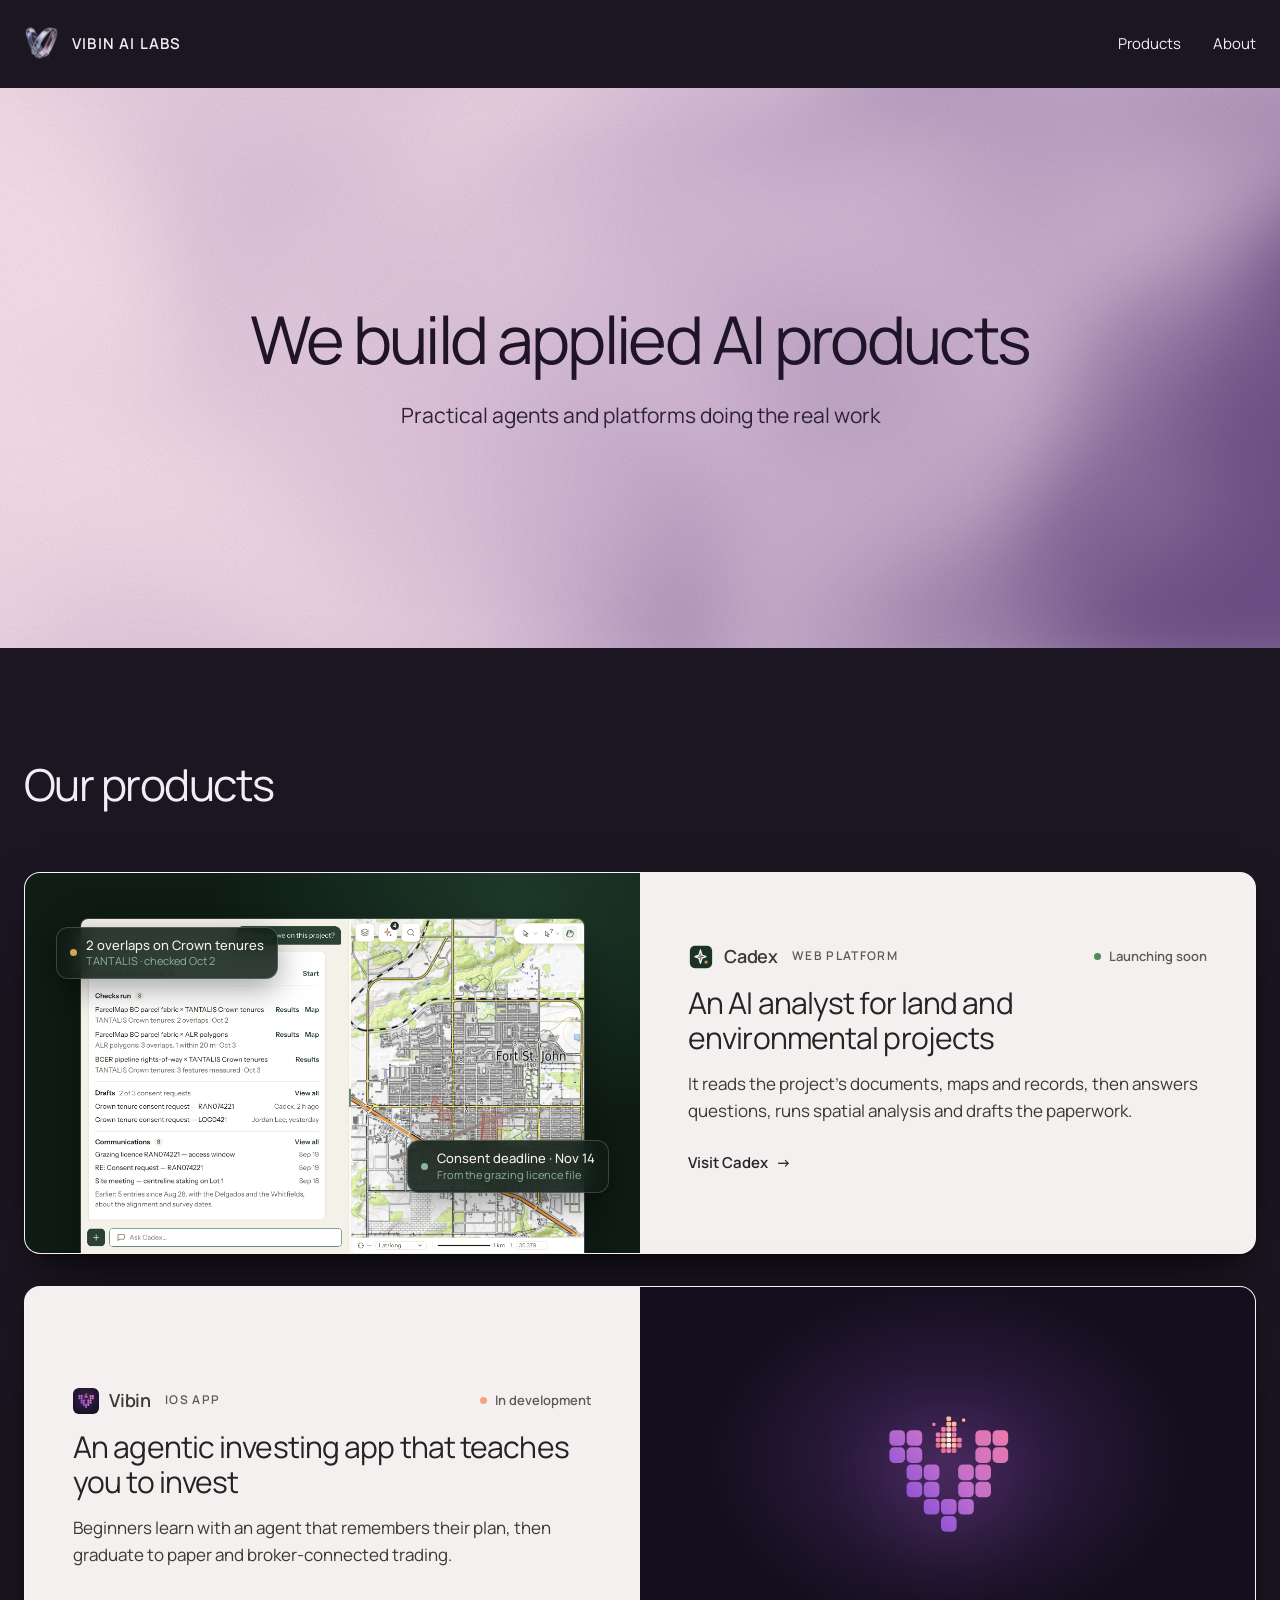
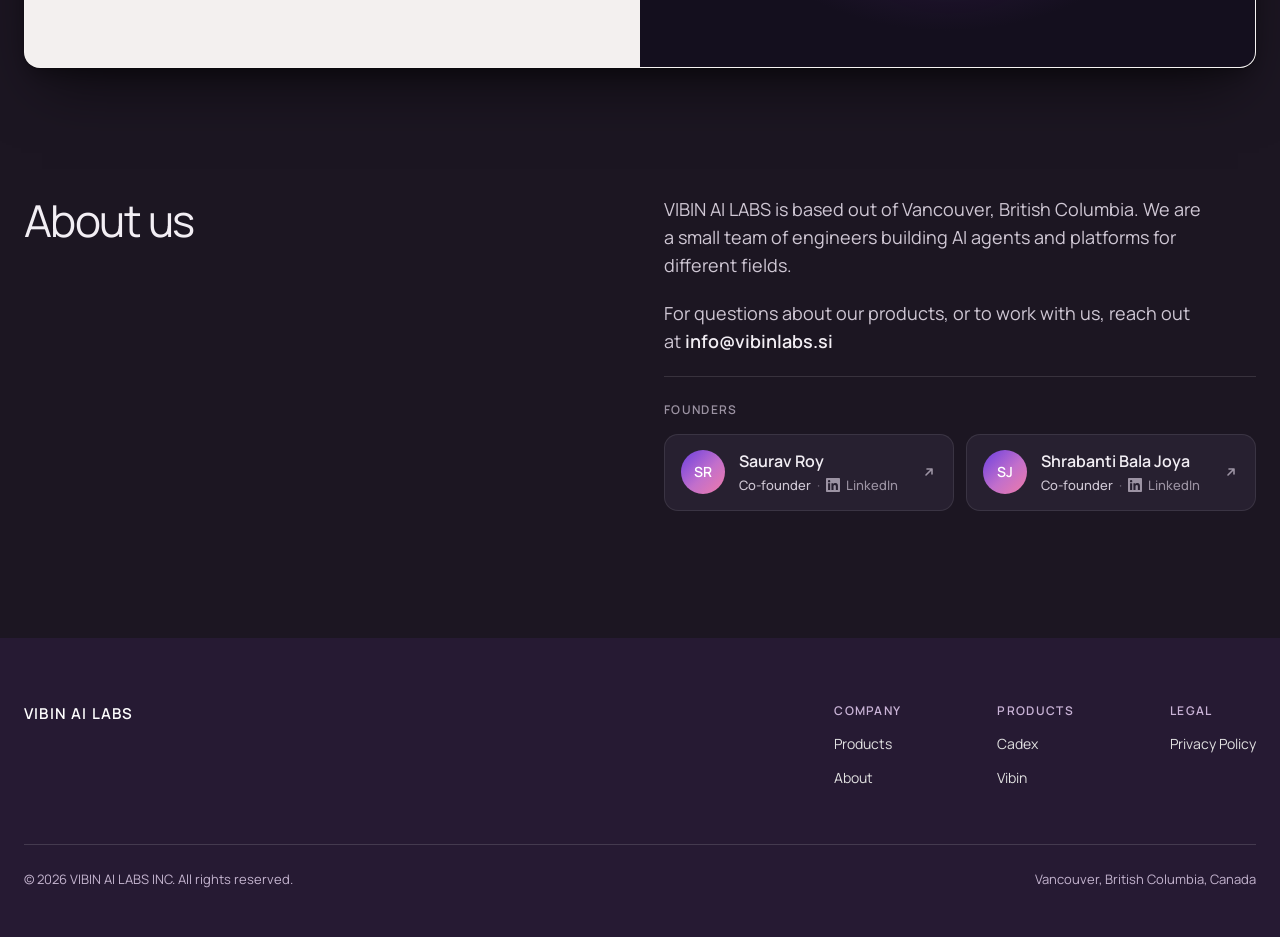
<file: index.html>
<!doctype html>
<html lang="en" class="dark" data-bg="aubergine" data-cards="light" data-fhover="lilac" data-news="float" data-ochre="analyst" data-motion="fluid">
<head>
<meta charset="utf-8">
<meta name="viewport" content="width=device-width, initial-scale=1">
<title>VIBIN AI LABS</title>
<meta name="description" content="VIBIN AI LABS builds applied AI products: Cadex, an AI land analyst for land and environmental projects, and Vibin, an agentic investing app for iPhone.">
<link rel="canonical" href="https://vibinlabs.si/">
<meta property="og:type" content="website">
<meta property="og:site_name" content="VIBIN AI LABS">
<meta property="og:url" content="https://vibinlabs.si/">
<meta property="og:title" content="VIBIN AI LABS">
<meta property="og:description" content="We build applied AI products. Practical agents and platforms doing the real work.">
<meta property="og:image" content="https://vibinlabs.si/share.jpg?v=2">
<meta property="og:image:width" content="1200">
<meta property="og:image:height" content="630">
<meta property="og:image:alt" content="VIBIN AI LABS: We build applied AI products">
<meta name="twitter:card" content="summary_large_image">
<meta name="twitter:title" content="VIBIN AI LABS">
<meta name="twitter:description" content="We build applied AI products. Practical agents and platforms doing the real work.">
<meta name="twitter:image" content="https://vibinlabs.si/share.jpg?v=2">
<link rel="icon" type="image/png" href="favicon.png?v=3">
<link rel="apple-touch-icon" href="apple-touch-icon.png?v=2">
<link rel="preconnect" href="https://fonts.googleapis.com">
<link href="https://fonts.googleapis.com/css2?family=Manrope:wght@400;500;600&display=swap" rel="stylesheet">
<style>
/* Layout: the original site, minus its hero and research. Purple band opens the page, then products, about, footer.
   Single light look on purpose, matching the live site. */
:root{
  --bg:#E9E4E3; --surface:#F3F0EF; --tile:#DCD6D3; --ink:#242424; --ink-2:#3B3836; --muted:#5F5A58;
  --line:rgba(36,36,36,.14); --plum:#261A33; --plum-ink:#E1E1E1; --plum-muted:#C4B4CF; --plum-label:#C9B3D6;
  --accent:#8A55B0; --ok:#4E8A5C;
  --sans:Manrope,"Helvetica Neue",Arial,sans-serif;
  color-scheme:light;
}
*{box-sizing:border-box}
body{margin:0;background:var(--bg);color:var(--ink);font:400 17px/1.55 var(--sans);-webkit-font-smoothing:antialiased}
h1,h2,h3,p{margin:0}
a{color:var(--ink);text-decoration:none}
a:hover{color:var(--accent)}
a:focus-visible,button:focus-visible{outline:2px solid var(--accent);outline-offset:3px}
.wrap{max-width:1280px;margin:0 auto;padding-left:max(24px,env(safe-area-inset-left,0px));padding-right:max(24px,env(safe-area-inset-right,0px))}
.label{font-size:12px;font-weight:600;letter-spacing:.11em;text-transform:uppercase;color:var(--muted)}
.link{display:inline-flex;align-items:center;gap:8px;min-height:44px;font-size:15px;font-weight:600}

/* nav */
header .wrap{padding-block:28px;display:flex;align-items:center;justify-content:space-between;gap:32px;flex-wrap:wrap}
.brand{display:inline-flex;align-items:center;gap:12px;font-size:15px;font-weight:600;letter-spacing:.08em;text-transform:uppercase}
.brand .mark{width:32px;height:32px;border-radius:8px;display:block;flex:none}
.brand .mark.bare{border-radius:0;width:36px;height:36px;margin:-2px 0}
header nav{display:flex;gap:32px;flex-wrap:wrap;font-size:15px}

/* band */
.band{position:relative;overflow:hidden;contain:paint;min-height:560px;display:flex;align-items:center;justify-content:center;background:#D9BFD9}
.band .bg{position:absolute;inset:0;background:linear-gradient(120deg,#E6C9DC 0%,#D9BFD9 55%,#C9AFCF 100%);overflow:hidden}
.band .bg i{position:absolute;inset:-12%;display:block;will-change:transform}
.band .bg .b1{background:radial-gradient(ellipse 52% 62% at 22% 34%,#F6DEE8 0%,rgba(246,222,232,0) 60%)}
.band .bg .b2{background:radial-gradient(ellipse 48% 54% at 80% 26%,#5B3C78 0%,rgba(91,60,120,0) 60%)}
.band .bg .b3{background:radial-gradient(ellipse 60% 44% at 68% 92%,#5B3C78 0%,rgba(91,60,120,0) 55%)}
html[data-motion="water"] .band .bg .b1{animation:drift1 19s ease-in-out infinite alternate}
html[data-motion="water"] .band .bg .b2{animation:drift2 23s ease-in-out infinite alternate}
html[data-motion="water"] .band .bg .b3{animation:drift3 29s ease-in-out infinite alternate}
@keyframes drift1{0%{transform:translate(0,0) scale(1)}50%{transform:translate(2.5%,-2%) scale(1.04)}100%{transform:translate(-1.5%,2.5%) scale(1.02)}}
@keyframes drift2{0%{transform:translate(0,0) scale(1)}50%{transform:translate(-3%,2%) scale(1.05)}100%{transform:translate(1.5%,-1.5%) scale(.98)}}
@keyframes drift3{0%{transform:translate(0,0) scale(1)}50%{transform:translate(2%,-2.5%) scale(1.03)}100%{transform:translate(-2.5%,1%) scale(1.05)}}
html[data-motion="flow"] .band .bg .b1{animation:flow1 13s ease-in-out infinite alternate}
html[data-motion="flow"] .band .bg .b2{animation:flow2 16s ease-in-out infinite alternate}
html[data-motion="flow"] .band .bg .b3{animation:flow3 19s ease-in-out infinite alternate}
@keyframes flow1{0%{transform:translate(0,0) scale(1)}35%{transform:translate(7%,-5%) scale(1.1)}70%{transform:translate(-4%,6%) scale(.96)}100%{transform:translate(5%,3%) scale(1.06)}}
@keyframes flow2{0%{transform:translate(0,0) scale(1) rotate(0)}40%{transform:translate(-9%,6%) scale(1.14) rotate(4deg)}75%{transform:translate(-3%,-4%) scale(.95) rotate(-2deg)}100%{transform:translate(4%,3%) scale(1.08) rotate(2deg)}}
@keyframes flow3{0%{transform:translate(0,0) scale(1)}45%{transform:translate(8%,-7%) scale(1.12)}100%{transform:translate(-6%,-2%) scale(1.04)}}
@media (prefers-reduced-motion:reduce){html[data-motion] .band .bg i{animation:none!important}}
#fluid{position:absolute;inset:0;width:100%;height:100%;display:none;filter:blur(28px);transform:scale(1.12)}
html[data-motion="fluid"] #fluid{display:block}
html[data-motion="fluid"] .band .bg i{display:none}
.band > svg{position:absolute;inset:0;width:100%;height:100%;opacity:.22;mix-blend-mode:multiply}
.band .in{position:relative;max-width:920px;text-align:center;display:flex;flex-direction:column;gap:24px;align-items:center;padding-block:112px}
.band h1{font-size:66px;line-height:1.06;font-weight:400;letter-spacing:-.04em;color:#1F1428;text-wrap:balance}
.band p{font-size:21px;color:#2E2238;max-width:700px;text-wrap:pretty}
.band .link{color:#1F1428}
.band .link:hover{color:#5B3C78}

/* products */
.products{padding-block:112px 96px;display:flex;flex-direction:column;gap:56px}
.sechead{display:flex;justify-content:space-between;align-items:flex-end;gap:32px;flex-wrap:wrap;padding-bottom:8px}
.sechead > div{display:flex;flex-direction:column;gap:12px}
.sechead h2{margin:0;font-size:44px;line-height:1.1;font-weight:400;letter-spacing:-.035em;text-wrap:balance}
.sechead p.side{max-width:440px;color:var(--muted);font-size:16px;text-wrap:pretty}

.cards{display:grid;grid-template-columns:repeat(auto-fit,minmax(min(520px,100%),1fr));gap:32px}
.cards{perspective:1400px}
.card h3{color:var(--ink)}
.card{--rx:0deg;--ry:0deg;--lift:0px;display:flex;flex-direction:column;background:var(--surface);border:1px solid var(--card-line,rgba(36,36,36,.08));border-radius:16px;overflow:hidden;
  box-shadow:var(--shadow,0 1px 2px rgba(31,20,40,.06),0 10px 20px -6px rgba(31,20,40,.10),0 30px 60px -18px rgba(31,20,40,.28));
  transform:translateY(var(--lift)) rotateX(var(--rx)) rotateY(var(--ry));transform-style:preserve-3d;transition:transform .45s cubic-bezier(.2,.7,.2,1),box-shadow .45s}
.card:hover{--lift:-6px;box-shadow:var(--shadow-hover,0 2px 4px rgba(31,20,40,.06),0 18px 30px -8px rgba(31,20,40,.14),0 44px 80px -20px rgba(31,20,40,.36))}
.card .art{border-bottom:1px solid var(--card-line,rgba(36,36,36,.08))}
.stacked .card .art{border-bottom:0}
@media (prefers-reduced-motion:reduce){.card{transition:none;transform:none!important}}
.art{height:300px;position:relative;overflow:hidden;display:flex;align-items:center;justify-content:center;flex:none}
.art.cadex{background:radial-gradient(ellipse 70% 80% at 80% 10%,#1E3A2A,transparent 70%),#0F1D15;align-items:flex-end}
.art.cadex img{display:block;width:74%;height:auto;max-width:none;border-radius:8px 8px 0 0;border:1px solid rgba(255,255,255,.16);border-bottom:0;box-shadow:0 20px 50px rgba(0,0,0,.4)}
.note{position:absolute;display:flex;align-items:center;gap:9px;padding:9px 13px;border-radius:12px;font:500 13px/1.3 var(--sans);color:#F4F1E8;background:rgba(15,29,21,.86);border:1px solid rgba(255,255,255,.18);box-shadow:0 10px 30px rgba(0,0,0,.35);backdrop-filter:blur(12px);-webkit-backdrop-filter:blur(12px);white-space:nowrap}
.note .dot{width:7px;height:7px;border-radius:50%;background:#D2A94A;flex:none}
.note small{display:block;font-size:11px;color:#8FB29E;font-weight:400;margin-top:1px}
.note.n1{left:5%;top:14%}
.note.n2{right:5%;bottom:16%}
.card.linked{position:relative;transition:border-color .2s}
.card.linked:hover{border-color:rgba(36,36,36,.3)}
.card.linked:hover h3{color:var(--accent)}
.stretch::after{content:"";position:absolute;inset:0}
.name{display:flex;align-items:center;gap:10px;font-size:18px;font-weight:600;letter-spacing:-.01em}
.name .logo{width:26px;height:26px;flex:none}
.name .label{margin-left:4px}
.art.vibin{background:radial-gradient(ellipse 55% 65% at 50% 45%,#3A2152,transparent 70%),#140F1E}
.vmark{width:150px;height:150px;filter:drop-shadow(0 12px 40px rgba(194,111,203,.35))}
.phone{width:220px;height:260px;border:1.5px solid rgba(255,255,255,.35);border-bottom:0;border-radius:36px 36px 0 0;display:flex;flex-direction:column;gap:12px;padding:44px 20px 0}
.phone i{display:block;height:10px;background:rgba(255,255,255,.2)}
.body{padding:36px 36px 40px;display:flex;flex-direction:column;gap:16px;min-width:0}
.body .top{display:flex;justify-content:space-between;align-items:center;gap:12px;flex-wrap:wrap}
.status{display:inline-flex;align-items:center;gap:8px;font-size:13px;font-weight:600;color:var(--muted)}
.status::before{content:"";width:7px;height:7px;border-radius:50%;background:var(--ok)}
.status.dev::before{background:#F4A57E;border:0}
.card h3{font-size:30px;line-height:1.15;font-weight:400;letter-spacing:-.03em}
.card p{color:var(--ink-2);text-wrap:wrap}

/* stacked variant */
.stacked .cards{grid-template-columns:1fr}
.stacked .card{flex-direction:row}
.stacked .art{width:50%;height:auto;min-height:380px}
.stacked .art.cadex img{width:82%}
.stacked .body{width:50%;justify-content:center;padding:48px}
.stacked .card:nth-child(2){flex-direction:row-reverse}

/* about */
.about{padding-block:32px 128px;display:grid;grid-template-columns:repeat(auto-fit,minmax(min(400px,100%),1fr));gap:48px;align-items:start}
.about > div:first-child{display:flex;flex-direction:column;gap:12px}
.about h2{font-size:44px;line-height:1.1;font-weight:400;letter-spacing:-.035em;text-wrap:balance}
.about .text{display:flex;flex-direction:column;gap:20px;font-size:18px;color:var(--ink-2);text-wrap:pretty}
.contact{display:flex;flex-direction:column;gap:8px;padding-top:12px;font-size:16px}
.about .mail{font-weight:600;color:var(--ink);user-select:all}

/* founders */
.team{display:flex;flex-direction:column;gap:14px;padding-top:24px;border-top:1px solid var(--line);container-type:inline-size}
.people{display:grid;grid-template-columns:1fr 1fr;gap:12px}
@container (max-width:520px){.people{grid-template-columns:1fr}}
.person{display:flex;align-items:center;gap:14px;padding:14px 16px;background:var(--surface);border:1px solid var(--card-line,var(--line));border-radius:14px;min-width:0;transition:transform .25s,border-color .25s,box-shadow .25s}
.person:hover{transform:translateY(-2px);border-color:var(--accent);box-shadow:0 12px 28px -14px rgba(0,0,0,.5)}
.person .av{width:44px;height:44px;border-radius:50%;flex:none;display:grid;place-items:center;font-size:14px;font-weight:600;letter-spacing:.02em;color:#fff;background:linear-gradient(135deg,#6B3FE0,#C26FCB 55%,#EF7BA9)}
.person .who{display:flex;flex-direction:column;gap:2px;min-width:0}
.person b{font-size:16px;font-weight:600;color:var(--ink);white-space:nowrap;overflow:hidden;text-overflow:ellipsis}
.person .li{display:inline-flex;align-items:center;gap:6px;font-size:13px;font-weight:500;color:var(--muted)}
.person .li{white-space:nowrap}
.person .role{color:var(--ink-2)}
.person .dotsep{opacity:.6}
.person .li svg{width:14px;height:14px;fill:currentColor}
.person:hover .li{color:var(--accent)}
.person .arrow svg{width:16px;height:16px;display:block}
.person .arrow{margin-left:auto;font-size:16px;color:var(--muted);transition:transform .25s,color .25s}
html[data-fhover="white"] .person:hover{border-color:#fff}
html[data-fhover="white"] .person:hover b,html[data-fhover="white"] .person:hover .li,html[data-fhover="white"] .person:hover .arrow{color:#fff}
html[data-fhover="lilac"] .person:hover{border-color:#C9B3D6}
html[data-fhover="lilac"] .person:hover b,html[data-fhover="lilac"] .person:hover .li,html[data-fhover="lilac"] .person:hover .arrow{color:#C9B3D6}
.person:hover .arrow{transform:translate(2px,-2px);color:var(--accent)}

/* launch news options */
.news{display:none}
.cmini{width:20px;height:20px;flex:none;display:block}
html[data-news="bar"] .news-bar{display:flex}
.news-bar{align-items:center;justify-content:center;gap:10px;padding:10px max(16px,env(safe-area-inset-left,0px));background:#F3F0EF;color:#3B3836!important;font-size:14px;text-align:center;border-bottom:1px solid rgba(36,36,36,.08)}
.news-bar b{font-weight:600;color:#242424}
.news-bar:hover{background:#FFFFFF}
html[data-news="pill"] .news-pill{display:inline-flex}
.news-pill{align-items:center;gap:10px;padding:6px 14px 6px 7px;border-radius:999px;background:rgba(255,255,255,.5);border:1px solid rgba(31,20,40,.12);backdrop-filter:blur(8px);-webkit-backdrop-filter:blur(8px);color:#1F1428!important;font-size:14px;font-weight:500;transition:background .2s}
.news-pill:hover{background:rgba(255,255,255,.75)}
.news-pill .sep{width:1px;height:14px;background:rgba(31,20,40,.2)}
.news-pill .go{font-weight:600}
html[data-news="ribbon"] .news-ribbon{display:block}
.news-ribbon{position:absolute;top:16px;right:16px;z-index:2;padding:7px 12px;border-radius:999px;background:#D2A94A;color:#1A1608;font-size:12px;font-weight:700;letter-spacing:.02em;box-shadow:0 6px 18px rgba(0,0,0,.3)}
html[data-news="float"] .news-float:not(.closed){display:flex}
.pop-wrap{position:fixed;left:0;bottom:0;z-index:19;overflow:hidden;pointer-events:none;padding:40px 40px calc(16px + env(safe-area-inset-bottom,0px)) max(16px,env(safe-area-inset-left,0px));max-width:100%}
.news-float{opacity:0;transform:translateY(calc(100% + 24px));pointer-events:none;transition:opacity 1s ease,transform 1.4s cubic-bezier(.16,1,.3,1)}
.news-float.in{opacity:1;transform:none;pointer-events:auto}
@media (prefers-reduced-motion:reduce){.news-float{transform:none}}
.news-float{position:relative;width:300px;max-width:calc(100vw - 32px);flex-direction:column;gap:10px;padding:18px;border-radius:16px;background:#F6F3EA;color:#3E4C43;border:1px solid #E2DCCB;box-shadow:0 12px 32px rgba(0,0,0,.45);font-size:14px;line-height:1.45}
.news-float .ft{display:flex;align-items:center;gap:8px}
.news-float .pop-link{color:inherit!important;text-decoration:none}
.news-float .pop-link::after{content:"";position:absolute;inset:0;border-radius:16px}
.news-float:hover .pop-link b{text-decoration:underline;text-underline-offset:3px;text-decoration-thickness:1px}
.news-float .btn,.news-float .x{position:relative;z-index:1}
.news-float .x{position:absolute}
.news-float .label{color:#6B766E;font-size:11px}
.news-float b{color:#14261C;font-weight:600}
.news-float b{font-size:15px}
html[data-ochre="soon"] .news-float .o1,html[data-ochre="analyst"] .news-float .o2{color:#A9802A}
html[data-ochre="analyst"] .news-float .o2{font-weight:600}
.news-float .line2{display:block;margin-top:3px}
.news-float .btn{align-self:flex-start;padding:9px 14px;border-radius:999px;background:#2D5A3D;color:#F4F1E8!important;font-weight:600;font-size:13px}
.news-float .btn:hover{background:#376B49}
.news-float .x{position:absolute;top:8px;right:10px;border:0;background:none;color:#6B766E;font-size:20px;line-height:1;cursor:pointer;padding:4px}
@media (max-width:560px){.news-bar{font-size:13px}.news-pill{font-size:12.5px}.news-pill .sep,.news-pill .go{display:none}}

/* footer */
footer{background:var(--plum);color:var(--plum-ink)}
footer .wrap{padding-block:64px 48px;display:flex;flex-direction:column;gap:56px}
footer .top{display:flex;flex-wrap:wrap;justify-content:space-between;gap:40px}
footer .brandblock{display:flex;flex-direction:column;gap:12px}
footer .brandblock .brand{color:#fff}
footer .brandblock p.tag{font-size:14px;color:var(--plum-muted);max-width:280px}
footer .cols{display:flex;gap:96px;flex-wrap:wrap}
footer nav{display:flex;flex-direction:column;gap:12px;font-size:14px}
footer nav .label{color:var(--plum-label)}
footer nav a{color:var(--plum-ink)}
footer nav a:hover{color:#fff}
footer .legal{display:flex;justify-content:space-between;gap:24px;flex-wrap:wrap;padding-top:24px;border-top:1px solid rgba(225,225,225,.16);font-size:13px;color:var(--plum-muted)}

/* black background tweak */
html.dark{--ink:#F2EEF4; --ink-2:#CFC7D4; --muted:#9C93A3; --line:rgba(255,255,255,.12); --accent:#C79BE0; --card-line:rgba(255,255,255,.09); color-scheme:dark;
  --shadow:0 1px 2px rgba(0,0,0,.3),0 10px 20px -6px rgba(0,0,0,.35),0 30px 60px -18px rgba(0,0,0,.6);
  --shadow-hover:0 2px 4px rgba(0,0,0,.3),0 18px 30px -8px rgba(0,0,0,.45),0 44px 80px -20px rgba(0,0,0,.7)}
html[data-bg="charcoal"]{--bg:#1F1D22; --surface:#2A272E}
html[data-bg="aubergine"]{--bg:#1C1622; --surface:#272030}
html[data-bg="black"]{--bg:#0B0A0D; --surface:#16131A}
/* card colour options */
html[data-cards="lifted"]{--surface:#3A2F47; --card-line:rgba(255,255,255,.14)}
html[data-cards="lifted"]:not(.dark){--surface:#FFFFFF}
html[data-cards="lifted"] .card .body{background:linear-gradient(180deg,rgba(255,255,255,.06),rgba(255,255,255,0) 60%)}
html[data-cards="product"] .card:nth-child(1){--surface:#13241B; --card-line:rgba(143,178,158,.25)}
html[data-cards="product"] .card:nth-child(2){--surface:#2A1B3A; --card-line:rgba(217,166,224,.22)}
html[data-cards="product"] .card{--ink:#F2EEF4; --ink-2:#CFC7D4; --muted:#A9A1AE}
html[data-cards="product"] .card:nth-child(1) .status::before{background:#8FB29E}
html[data-cards="light"] .card{--surface:#F3F0EF; --ink:#242424; --ink-2:#3B3836; --muted:#5F5A58; --accent:#8A55B0; --line:rgba(36,36,36,.14); --card-line:rgba(255,255,255,.2)}
html[data-cards="light"] .card a{color:#242424}
html.dark a{color:var(--ink)}
html.dark a:hover{color:var(--accent)}
html.dark .band a,html.dark footer a{color:inherit}
html.dark .card:hover{border-color:rgba(255,255,255,.18)}


@media (max-width:860px){
  .stacked .card,.stacked .card:nth-child(2){flex-direction:column}
  .stacked .art,.stacked .body{width:100%}
  .stacked .art{min-height:0;height:300px}
  .stacked .body{padding:36px 36px 40px}
  footer .cols{gap:48px}
}
@media (max-width:560px){
  body{font-size:16px}
  header .wrap{flex-wrap:nowrap;gap:16px}
  header nav{gap:16px;font-size:14px}
  .brand{font-size:13px;gap:10px}
  .brand .mark{width:28px;height:28px;border-radius:7px}
  .band{min-height:0}
  .band .in{padding-block:80px;gap:20px}
  .band h1{font-size:38px}
  .band p{font-size:17px}
  .products{padding-block:72px 64px;gap:40px}
  .sechead h2,.about h2{font-size:28px}
  .art,.stacked .art{height:240px}
  .art.cadex img,.stacked .art.cadex img{width:86%}
  .note{font-size:11.5px;padding:7px 10px}
  .note small{font-size:10px}
  .note.n1{left:4%;top:8%}
  .note.n2{right:4%;bottom:10%}
  .vmark{width:120px;height:120px}
  .body,.stacked .body{padding:28px 24px 32px}
  .card h3{font-size:24px}
  .body .top{flex-direction:column;align-items:flex-start;gap:10px}
  .about{padding-block:16px 80px;gap:24px}
  .about .text{font-size:16px}
  footer .top{flex-direction:column;gap:36px}
  footer .cols{display:grid;grid-template-columns:repeat(3,auto);justify-content:space-between;gap:24px;width:100%}
  footer .legal{flex-direction:column;gap:6px}
}
</style>
</head>
<body>
<header>
  <div class="wrap">
    <a class="brand" href="#top"><img class="mark bare" id="labmark" src="labs-v-dark.png" width="32" height="32" alt="">VIBIN AI LABS</a>
    <nav aria-label="Primary">
      <a href="#products">Products</a>
      <a href="#about">About</a>
    </nav>
  </div>
</header>

<main id="top">
  <section class="band" aria-label="Introduction">
    <div class="bg" aria-hidden="true"><i class="b1"></i><i class="b2"></i><i class="b3"></i><canvas id="fluid"></canvas></div>
    <svg aria-hidden="true" xmlns="http://www.w3.org/2000/svg"><filter id="grain"><feTurbulence type="fractalNoise" baseFrequency="0.9" numOctaves="2" stitchTiles="stitch"></feTurbulence><feColorMatrix type="saturate" values="0"></feColorMatrix></filter><rect width="100%" height="100%" filter="url(#grain)"></rect></svg>
    <div class="wrap in">
      <h1>We build applied AI products</h1>
      <p>Practical agents and platforms doing the real work</p>
    </div>
  </section>

  <section id="products" class="wrap products stacked">
    <div class="sechead">
      <h2>Our products</h2>
    </div>

    <div class="cards">
      <article class="card linked">
        <div class="art cadex">
          <img src="cadex-hero.png" width="1931" height="1287" alt="Cadex answering a question about a project beside a map of Fort St. John with the affected parcels">
          <div class="note n1" aria-hidden="true"><span class="dot"></span><span>2 overlaps on Crown tenures<small>TANTALIS · checked Oct 2</small></span></div>
          <div class="note n2" aria-hidden="true"><span class="dot" style="background:#8FB29E"></span><span>Consent deadline · Nov 14<small>From the grazing licence file</small></span></div>
        </div>
        <div class="body">
          <div class="top"><p class="name"><svg class="logo" viewBox="-2 -2 28 28" aria-hidden="true"><rect width="24" height="24" rx="5.5" fill="#1B3327"></rect><g transform="translate(2.6 2.8) scale(0.8)"><path d="M11 2 13.1 8.9 18.5 11 13.1 13.1 11 20 8.9 13.1 3.5 11 8.9 8.9Z" fill="none" stroke="#FAF8F2" stroke-width="1.6" stroke-linejoin="round"></path><path d="M11 2 13.1 8.9 11 11ZM18.5 11 13.1 13.1 11 11ZM11 20 8.9 13.1 11 11ZM3.5 11 8.9 8.9 11 11Z" fill="#FAF8F2"></path><rect x="16.6" y="16.6" width="3.8" height="3.8" rx="0.5" fill="#D6906F"></rect></g></svg><span>Cadex</span><span class="label">Web platform</span></p><span class="status">Launching soon</span></div>
          <h3>An AI analyst for land and environmental projects</h3>
          <p>It reads the project’s documents, maps and records, then answers questions, runs spatial analysis and drafts the paperwork.</p>
          <a class="link stretch" href="https://cadexai.ca/">Visit Cadex <span aria-hidden="true">→</span></a>
        </div>
      </article>

      <article class="card">
        <div class="art vibin" aria-hidden="true">
          <svg xmlns="http://www.w3.org/2000/svg" viewBox="0 0 96 96" class="vmark" aria-hidden="true"><defs><linearGradient id="gPixM" gradientUnits="userSpaceOnUse" x1="10" y1="85" x2="86" y2="12"><stop offset="0" stop-color="#6B3FE0"></stop><stop offset=".55" stop-color="#C26FCB"></stop><stop offset="1" stop-color="#EF7BA9"></stop></linearGradient></defs><g fill="url(#gPixM)"><rect x="10.5" y="18" width="10" height="10" rx="3"></rect><rect x="21.5" y="18" width="10" height="10" rx="3"></rect><rect x="65.5" y="18" width="10" height="10" rx="3"></rect><rect x="76.5" y="18" width="10" height="10" rx="3"></rect><rect x="10.5" y="29" width="10" height="10" rx="3"></rect><rect x="21.5" y="29" width="10" height="10" rx="3"></rect><rect x="65.5" y="29" width="10" height="10" rx="3"></rect><rect x="76.5" y="29" width="10" height="10" rx="3"></rect><rect x="21.5" y="40" width="10" height="10" rx="3"></rect><rect x="32.5" y="40" width="10" height="10" rx="3"></rect><rect x="54.5" y="40" width="10" height="10" rx="3"></rect><rect x="65.5" y="40" width="10" height="10" rx="3"></rect><rect x="21.5" y="51" width="10" height="10" rx="3"></rect><rect x="32.5" y="51" width="10" height="10" rx="3"></rect><rect x="54.5" y="51" width="10" height="10" rx="3"></rect><rect x="65.5" y="51" width="10" height="10" rx="3"></rect><rect x="32.5" y="62" width="10" height="10" rx="3"></rect><rect x="43.5" y="62" width="10" height="10" rx="3"></rect><rect x="54.5" y="62" width="10" height="10" rx="3"></rect><rect x="43.5" y="73" width="10" height="10" rx="3"></rect></g><g transform="translate(48.5 31) scale(.68) translate(-48.5 -36)"><rect x="46.3" y="4" width="4.4" height="4.4" rx="1.3" fill="#FFB893"></rect><rect x="46.3" y="9" width="4.4" height="4.4" rx="1.3" fill="#FFB893"></rect><rect x="51.3" y="9" width="4.4" height="4.4" rx="1.3" fill="#FFB893"></rect><rect x="41.3" y="14" width="4.4" height="4.4" rx="1.3" fill="#EF7BA9"></rect><rect x="46.3" y="14" width="4.4" height="4.4" rx="1.3" fill="#FFB893"></rect><rect x="51.3" y="14" width="4.4" height="4.4" rx="1.3" fill="#EF7BA9"></rect><rect x="36.3" y="19" width="4.4" height="4.4" rx="1.3" fill="#EF7BA9"></rect><rect x="41.3" y="19" width="4.4" height="4.4" rx="1.3" fill="#EF7BA9"></rect><rect x="46.3" y="19" width="4.4" height="4.4" rx="1.3" fill="#FFE7D6"></rect><rect x="51.3" y="19" width="4.4" height="4.4" rx="1.3" fill="#EF7BA9"></rect><rect x="36.3" y="24" width="4.4" height="4.4" rx="1.3" fill="#EF7BA9"></rect><rect x="41.3" y="24" width="4.4" height="4.4" rx="1.3" fill="#FFB893"></rect><rect x="46.3" y="24" width="4.4" height="4.4" rx="1.3" fill="#FFE7D6"></rect><rect x="51.3" y="24" width="4.4" height="4.4" rx="1.3" fill="#FFB893"></rect><rect x="56.3" y="24" width="4.4" height="4.4" rx="1.3" fill="#EF7BA9"></rect><rect x="36.3" y="29" width="4.4" height="4.4" rx="1.3" fill="#E66E92"></rect><rect x="41.3" y="29" width="4.4" height="4.4" rx="1.3" fill="#FFB893"></rect><rect x="46.3" y="29" width="4.4" height="4.4" rx="1.3" fill="#FFE7D6"></rect><rect x="51.3" y="29" width="4.4" height="4.4" rx="1.3" fill="#FFB893"></rect><rect x="56.3" y="29" width="4.4" height="4.4" rx="1.3" fill="#E66E92"></rect><rect x="41.3" y="34" width="4.4" height="4.4" rx="1.3" fill="#E66E92"></rect><rect x="46.3" y="34" width="4.4" height="4.4" rx="1.3" fill="#EF7BA9"></rect><rect x="51.3" y="34" width="4.4" height="4.4" rx="1.3" fill="#E66E92"></rect><rect x="61" y="6" width="3" height="3" rx=".9" fill="#FFB893"></rect><rect x="33" y="10" width="3" height="3" rx=".9" fill="#EF7BA9"></rect></g></svg>
        </div>
        <div class="body">
          <div class="top"><p class="name"><svg xmlns="http://www.w3.org/2000/svg" viewBox="0 0 96 96" class="logo" aria-hidden="true"><defs><linearGradient id="gPixI" gradientUnits="userSpaceOnUse" x1="10" y1="85" x2="86" y2="12"><stop offset="0" stop-color="#6B3FE0"></stop><stop offset=".55" stop-color="#C26FCB"></stop><stop offset="1" stop-color="#EF7BA9"></stop></linearGradient><radialGradient id="bgGlowI" cx=".5" cy=".38" r=".7"><stop offset="0" stop-color="#3A2152"></stop><stop offset="1" stop-color="#140F1E"></stop></radialGradient></defs><rect width="96" height="96" rx="22" fill="url(#bgGlowI)"></rect><g transform="translate(12 12) scale(.75)"><g fill="url(#gPixI)"><rect x="10.5" y="18" width="10" height="10" rx="3"></rect><rect x="21.5" y="18" width="10" height="10" rx="3"></rect><rect x="65.5" y="18" width="10" height="10" rx="3"></rect><rect x="76.5" y="18" width="10" height="10" rx="3"></rect><rect x="10.5" y="29" width="10" height="10" rx="3"></rect><rect x="21.5" y="29" width="10" height="10" rx="3"></rect><rect x="65.5" y="29" width="10" height="10" rx="3"></rect><rect x="76.5" y="29" width="10" height="10" rx="3"></rect><rect x="21.5" y="40" width="10" height="10" rx="3"></rect><rect x="32.5" y="40" width="10" height="10" rx="3"></rect><rect x="54.5" y="40" width="10" height="10" rx="3"></rect><rect x="65.5" y="40" width="10" height="10" rx="3"></rect><rect x="21.5" y="51" width="10" height="10" rx="3"></rect><rect x="32.5" y="51" width="10" height="10" rx="3"></rect><rect x="54.5" y="51" width="10" height="10" rx="3"></rect><rect x="65.5" y="51" width="10" height="10" rx="3"></rect><rect x="32.5" y="62" width="10" height="10" rx="3"></rect><rect x="43.5" y="62" width="10" height="10" rx="3"></rect><rect x="54.5" y="62" width="10" height="10" rx="3"></rect><rect x="43.5" y="73" width="10" height="10" rx="3"></rect></g><g transform="translate(48.5 31) scale(.68) translate(-48.5 -36)"><rect x="46.3" y="4" width="4.4" height="4.4" rx="1.3" fill="#FFB893"></rect><rect x="46.3" y="9" width="4.4" height="4.4" rx="1.3" fill="#FFB893"></rect><rect x="51.3" y="9" width="4.4" height="4.4" rx="1.3" fill="#FFB893"></rect><rect x="41.3" y="14" width="4.4" height="4.4" rx="1.3" fill="#EF7BA9"></rect><rect x="46.3" y="14" width="4.4" height="4.4" rx="1.3" fill="#FFB893"></rect><rect x="51.3" y="14" width="4.4" height="4.4" rx="1.3" fill="#EF7BA9"></rect><rect x="36.3" y="19" width="4.4" height="4.4" rx="1.3" fill="#EF7BA9"></rect><rect x="41.3" y="19" width="4.4" height="4.4" rx="1.3" fill="#EF7BA9"></rect><rect x="46.3" y="19" width="4.4" height="4.4" rx="1.3" fill="#FFE7D6"></rect><rect x="51.3" y="19" width="4.4" height="4.4" rx="1.3" fill="#EF7BA9"></rect><rect x="36.3" y="24" width="4.4" height="4.4" rx="1.3" fill="#EF7BA9"></rect><rect x="41.3" y="24" width="4.4" height="4.4" rx="1.3" fill="#FFB893"></rect><rect x="46.3" y="24" width="4.4" height="4.4" rx="1.3" fill="#FFE7D6"></rect><rect x="51.3" y="24" width="4.4" height="4.4" rx="1.3" fill="#FFB893"></rect><rect x="56.3" y="24" width="4.4" height="4.4" rx="1.3" fill="#EF7BA9"></rect><rect x="36.3" y="29" width="4.4" height="4.4" rx="1.3" fill="#E66E92"></rect><rect x="41.3" y="29" width="4.4" height="4.4" rx="1.3" fill="#FFB893"></rect><rect x="46.3" y="29" width="4.4" height="4.4" rx="1.3" fill="#FFE7D6"></rect><rect x="51.3" y="29" width="4.4" height="4.4" rx="1.3" fill="#FFB893"></rect><rect x="56.3" y="29" width="4.4" height="4.4" rx="1.3" fill="#E66E92"></rect><rect x="41.3" y="34" width="4.4" height="4.4" rx="1.3" fill="#E66E92"></rect><rect x="46.3" y="34" width="4.4" height="4.4" rx="1.3" fill="#EF7BA9"></rect><rect x="51.3" y="34" width="4.4" height="4.4" rx="1.3" fill="#E66E92"></rect><rect x="61" y="6" width="3" height="3" rx=".9" fill="#FFB893"></rect><rect x="33" y="10" width="3" height="3" rx=".9" fill="#EF7BA9"></rect></g></g></svg><span>Vibin</span><span class="label">iOS app</span></p><span class="status dev">In development</span></div>
          <h3>An agentic investing app that teaches you to invest</h3>
          <p>Beginners learn with an agent that remembers their plan, then graduate to paper and broker-connected trading.</p>
        </div>
      </article>
    </div>
  </section>

  <section id="about" class="wrap about">
    <div>
      <h2>About us</h2>
    </div>
    <div class="text">
      <p>VIBIN AI LABS is based out of Vancouver, British Columbia. We are a small team of engineers building AI agents and platforms for different fields.</p>
      <p id="contact">For questions about our products, or to work with us, reach out at <span class="mail"><span data-em="info|vibinlabs.si">info [at] vibinlabs [dot] si</span></span></p>
      <div class="team">
        <p class="label">Founders</p>
        <div class="people">
          <a class="person" href="https://www.linkedin.com/in/saurav-roy-ubc" target="_blank" rel="noopener"><span class="av" aria-hidden="true">SR</span><span class="who"><b>Saurav Roy</b><span class="li"><span class="role">Co-founder</span><span class="dotsep" aria-hidden="true">&middot;</span><svg viewBox="0 0 24 24" aria-hidden="true"><path d="M20.45 20.45h-3.56v-5.57c0-1.33-.02-3.04-1.85-3.04-1.85 0-2.14 1.45-2.14 2.94v5.67H9.34V9h3.42v1.56h.05c.48-.9 1.64-1.85 3.37-1.85 3.6 0 4.27 2.37 4.27 5.46v6.28zM5.34 7.43a2.06 2.06 0 1 1 0-4.13 2.06 2.06 0 0 1 0 4.13zM7.12 20.45H3.56V9h3.56v11.45zM22.22 0H1.77C.79 0 0 .77 0 1.73v20.54C0 23.23.79 24 1.77 24h20.45c.98 0 1.78-.77 1.78-1.73V1.73C24 .77 23.2 0 22.22 0z"/></svg>LinkedIn</span></span><span class="arrow" aria-hidden="true"><svg viewBox="0 0 16 16" fill="none" stroke="currentColor" stroke-width="1.6" stroke-linecap="round" stroke-linejoin="round"><path d="M5 11 11 5M6 5h5v5"/></svg></span></a>
          <a class="person" href="https://www.linkedin.com/in/shrabanti-bala-joya" target="_blank" rel="noopener"><span class="av" aria-hidden="true">SJ</span><span class="who"><b>Shrabanti Bala Joya</b><span class="li"><span class="role">Co-founder</span><span class="dotsep" aria-hidden="true">&middot;</span><svg viewBox="0 0 24 24" aria-hidden="true"><path d="M20.45 20.45h-3.56v-5.57c0-1.33-.02-3.04-1.85-3.04-1.85 0-2.14 1.45-2.14 2.94v5.67H9.34V9h3.42v1.56h.05c.48-.9 1.64-1.85 3.37-1.85 3.6 0 4.27 2.37 4.27 5.46v6.28zM5.34 7.43a2.06 2.06 0 1 1 0-4.13 2.06 2.06 0 0 1 0 4.13zM7.12 20.45H3.56V9h3.56v11.45zM22.22 0H1.77C.79 0 0 .77 0 1.73v20.54C0 23.23.79 24 1.77 24h20.45c.98 0 1.78-.77 1.78-1.73V1.73C24 .77 23.2 0 22.22 0z"/></svg>LinkedIn</span></span><span class="arrow" aria-hidden="true"><svg viewBox="0 0 16 16" fill="none" stroke="currentColor" stroke-width="1.6" stroke-linecap="round" stroke-linejoin="round"><path d="M5 11 11 5M6 5h5v5"/></svg></span></a>
        </div>
      </div>
    </div>
  </section>
</main>

<footer>
  <div class="wrap">
    <div class="top">
      <div class="brandblock">
        <p class="brand">VIBIN AI LABS</p>
      </div>
      <div class="cols">
        <nav aria-label="Company"><p class="label">Company</p><a href="#products">Products</a><a href="#about">About</a></nav>
        <nav aria-label="Products"><p class="label">Products</p><a href="https://cadexai.ca/">Cadex</a><span>Vibin</span></nav>
        <nav aria-label="Legal"><p class="label">Legal</p><a href="privacy.html">Privacy Policy</a></nav>
      </div>
    </div>
    <div class="legal">
      <p>© 2026 VIBIN AI LABS INC. All rights reserved.</p>
      <p>Vancouver, British Columbia, Canada</p>
    </div>
  </div>
</footer>
<div class="pop-wrap">
<aside class="news news-float" aria-label="Cadex launch">
  <button type="button" class="x" aria-label="Close" onclick="this.parentNode.classList.add('closed');try{sessionStorage.setItem('cadexPopClosed','1')}catch(e){}">×</button>
  <div class="ft"><span class="pl-cadex"><svg class="cmini" viewBox="-2 -2 28 28" aria-hidden="true"><rect width="24" height="24" rx="5.5" fill="#1B3327"></rect><g transform="translate(2.6 2.8) scale(0.8)"><path d="M11 2 13.1 8.9 18.5 11 13.1 13.1 11 20 8.9 13.1 3.5 11 8.9 8.9Z" fill="none" stroke="#FAF8F2" stroke-width="1.6" stroke-linejoin="round"></path><path d="M11 2 13.1 8.9 11 11ZM18.5 11 13.1 13.1 11 11ZM11 20 8.9 13.1 11 11ZM3.5 11 8.9 8.9 11 11Z" fill="#FAF8F2"></path><rect x="16.6" y="16.6" width="3.8" height="3.8" rx="0.5" fill="#D6906F"></rect></g></svg></span><span class="label">New from VIBIN AI LABS</span></div>
  <p><a class="pop-link" href="https://cadexai.ca/"><b>Cadex is <span class="o1">launching soon</span>.</b></a><span class="line2">Your <span class="o2">AI land analyst</span> for land and environmental projects.</span></p>
  <a class="btn" href="https://cadexai.ca/#early">Get early access →</a>
</aside>
</div>
<script>
/* Fluid band: a small canvas of domain-warped noise, scaled up and blurred so the colours flow like water. */
(function(){
  var cv=document.getElementById('fluid');if(!cv)return;var cx=cv.getContext('2d');
  var P=new Uint8Array(512);(function(){var p=[],i;for(i=0;i<256;i++)p[i]=i;var s=7;for(i=255;i>0;i--){s=(s*16807)%2147483647;var j=s%(i+1),k=p[i];p[i]=p[j];p[j]=k;}for(i=0;i<512;i++)P[i]=p[i&255];})();
  function fade(t){return t*t*(3-2*t)}
  function n2(x,y){var X=Math.floor(x),Y=Math.floor(y),xf=x-X,yf=y-Y;X&=255;Y&=255;
    var a=P[P[X]+Y]/255,b=P[P[X+1]+Y]/255,c=P[P[X]+Y+1]/255,d=P[P[X+1]+Y+1]/255,u=fade(xf),v=fade(yf);
    return a+(b-a)*u+(c-a)*v+(a-b-c+d)*u*v;}
  function fbm(x,y){return .55*n2(x,y)+.3*n2(x*2.03+5.2,y*2.03+1.3)+.15*n2(x*4.01+9.1,y*4.01+3.7);}
  var pink=[246,222,232],lil=[217,191,217],mid=[201,175,207],pur=[91,60,120];
  var W=0,H=0,img,run=false,raf=0,last=0,t0=performance.now(),vis=true;
  function size(){var r=cv.getBoundingClientRect();W=160;H=Math.max(40,Math.round(160*r.height/Math.max(1,r.width)));cv.width=W;cv.height=H;img=cx.createImageData(W,H);}
  function sm(a,b,x){x=Math.min(1,Math.max(0,(x-a)/(b-a)));return x*x*(3-2*x)}
  function frame(now){
    if(run)raf=requestAnimationFrame(frame);
    if(now-last<33)return;last=now;var t=(now-t0)/1000,d=img.data,i=0;
    for(var y=0;y<H;y++){var fy=y/H;for(var x=0;x<W;x++){var fx=x/W;
      var qx=fx*2.2,qy=fy*1.2;
      var w1=fbm(qx+t*.07,qy-t*.05);
      var w2=fbm(qx+w1*1.9+1.7+t*.04,qy+w1*1.9+9.2-t*.03);
      var pu=sm(.5,.92,w2*.72+fx*.45+fy*.1-.05);
      var pk=sm(.62,.25,w2*.8+fx*.45);
      var r=lil[0]+(pink[0]-lil[0])*pk,g=lil[1]+(pink[1]-lil[1])*pk,b=lil[2]+(pink[2]-lil[2])*pk;
      var m=sm(.3,1,fx*.6+fy*.3)*.5;r+=(mid[0]-r)*m;g+=(mid[1]-g)*m;b+=(mid[2]-b)*m;
      var k=pu*.85;r+=(pur[0]-r)*k;g+=(pur[1]-g)*k;b+=(pur[2]-b)*k;
      d[i++]=r;d[i++]=g;d[i++]=b;d[i++]=255;}}
    cx.putImageData(img,0,0);
  }
  var still=matchMedia('(prefers-reduced-motion: reduce)').matches;
  window.fluid=function(on){cancelAnimationFrame(raf);run=false;if(!on)return;size();last=0;
    if(still||!vis){frame(performance.now());return;}run=true;raf=requestAnimationFrame(frame);};
  if('IntersectionObserver' in window)new IntersectionObserver(function(e){vis=e[0].isIntersecting;if(document.documentElement.dataset.motion==='fluid')window.fluid(true);}).observe(cv);
  addEventListener('resize',function(){if(run)size();});
  if(document.documentElement.dataset.motion==='fluid')window.fluid(true);
})();
</script>
<script>
/* once closed, keep the pop-up hidden for the rest of this visit */
var pop=document.querySelector('.news-float');
try{if(sessionStorage.getItem('cadexPopClosed'))pop.classList.add('closed');}catch(e){}
/* slide in seven seconds after the page loads */
setTimeout(function(){pop.classList.add('in')},7000);
</script>

<script>
/* gentle 3D tilt on the product cards */
(function(){
  if(!matchMedia('(prefers-reduced-motion: reduce)').matches&&matchMedia('(hover:hover)').matches){
    document.querySelectorAll('.card').forEach(function(c){
      c.addEventListener('mousemove',function(e){var b=c.getBoundingClientRect(),x=(e.clientX-b.left)/b.width-.5,y=(e.clientY-b.top)/b.height-.5;c.style.setProperty('--ry',(x*4).toFixed(2)+'deg');c.style.setProperty('--rx',(-y*3).toFixed(2)+'deg');});
      c.addEventListener('mouseleave',function(){c.style.setProperty('--ry','0deg');c.style.setProperty('--rx','0deg');});
    });
  }
})();
</script>
<script>/* build email links in the browser so simple scrapers can't read them */document.querySelectorAll("[data-em]").forEach(function(e){var p=e.getAttribute("data-em").split("|"),a=p[0]+String.fromCharCode(64)+p[1];e.textContent=a;if(e.tagName==="A")e.href="mai"+"lto:"+a;});</script>
</body>
</html>
</file>
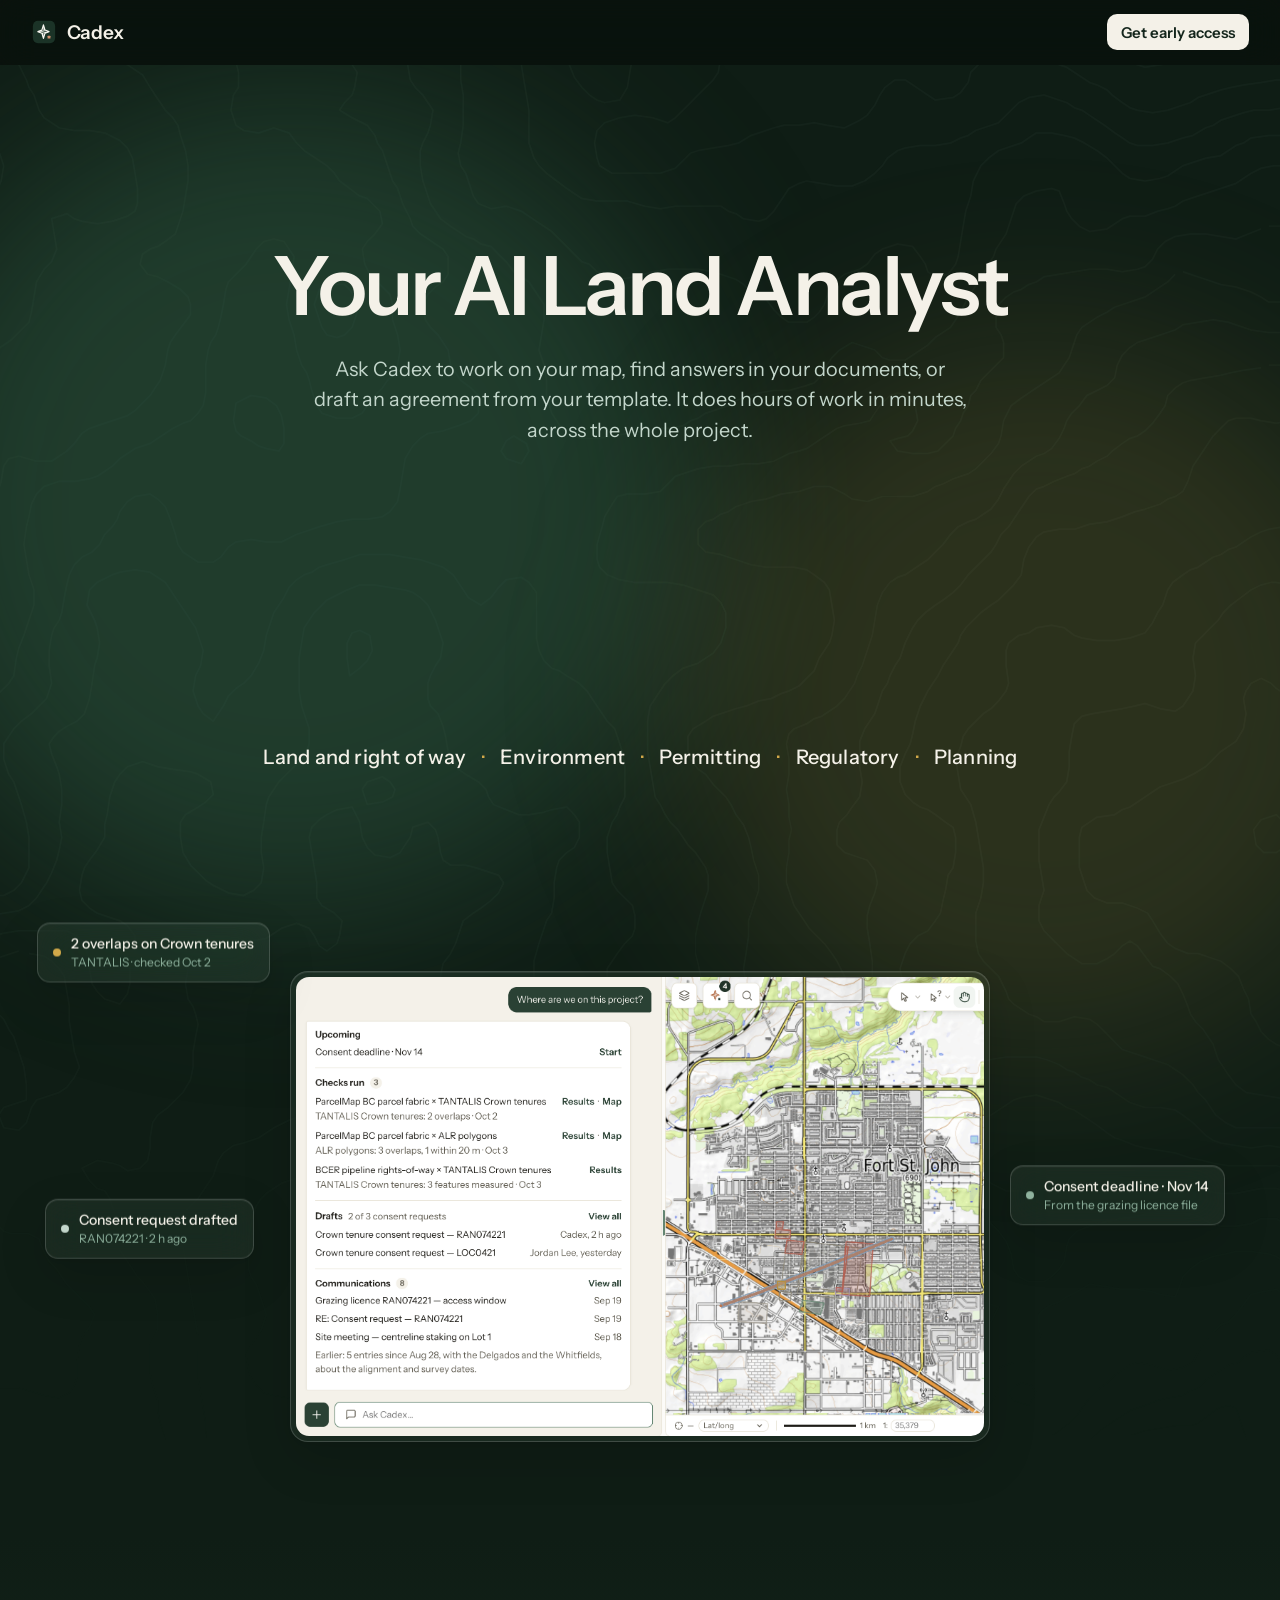
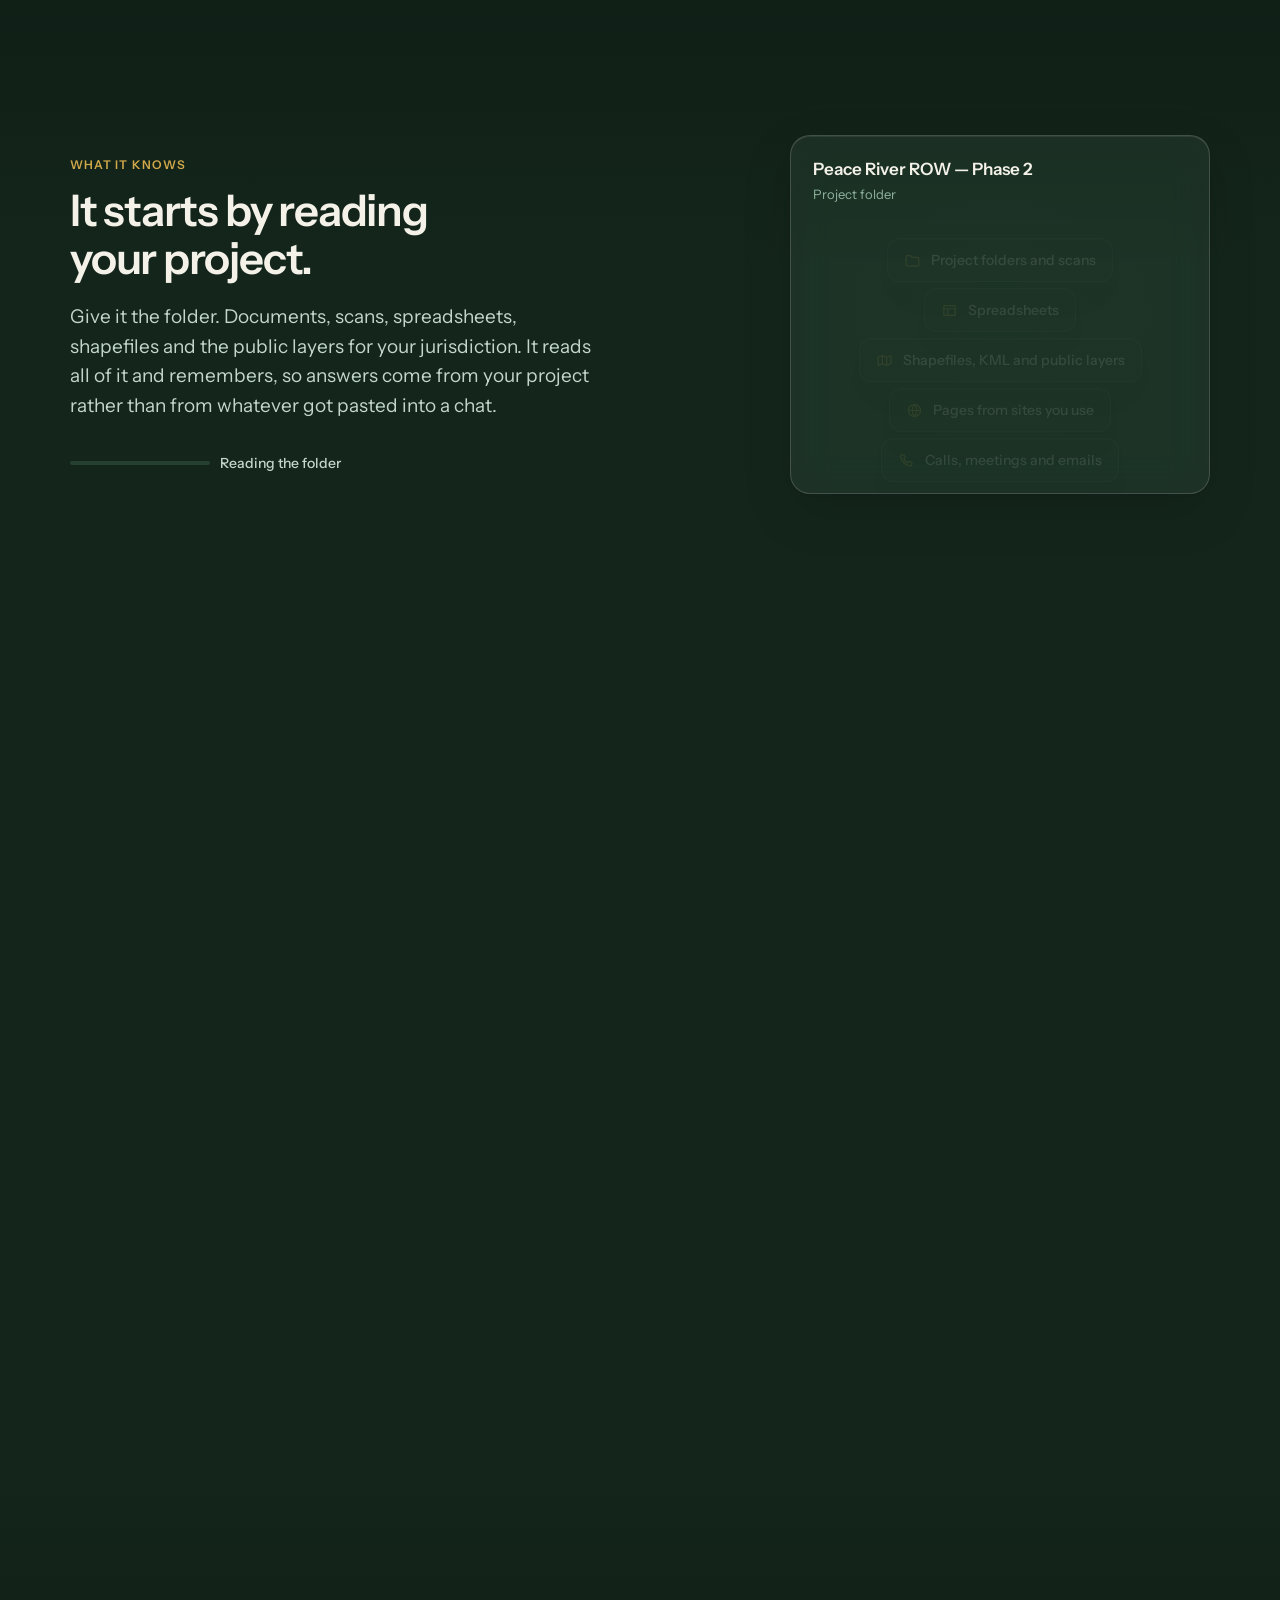
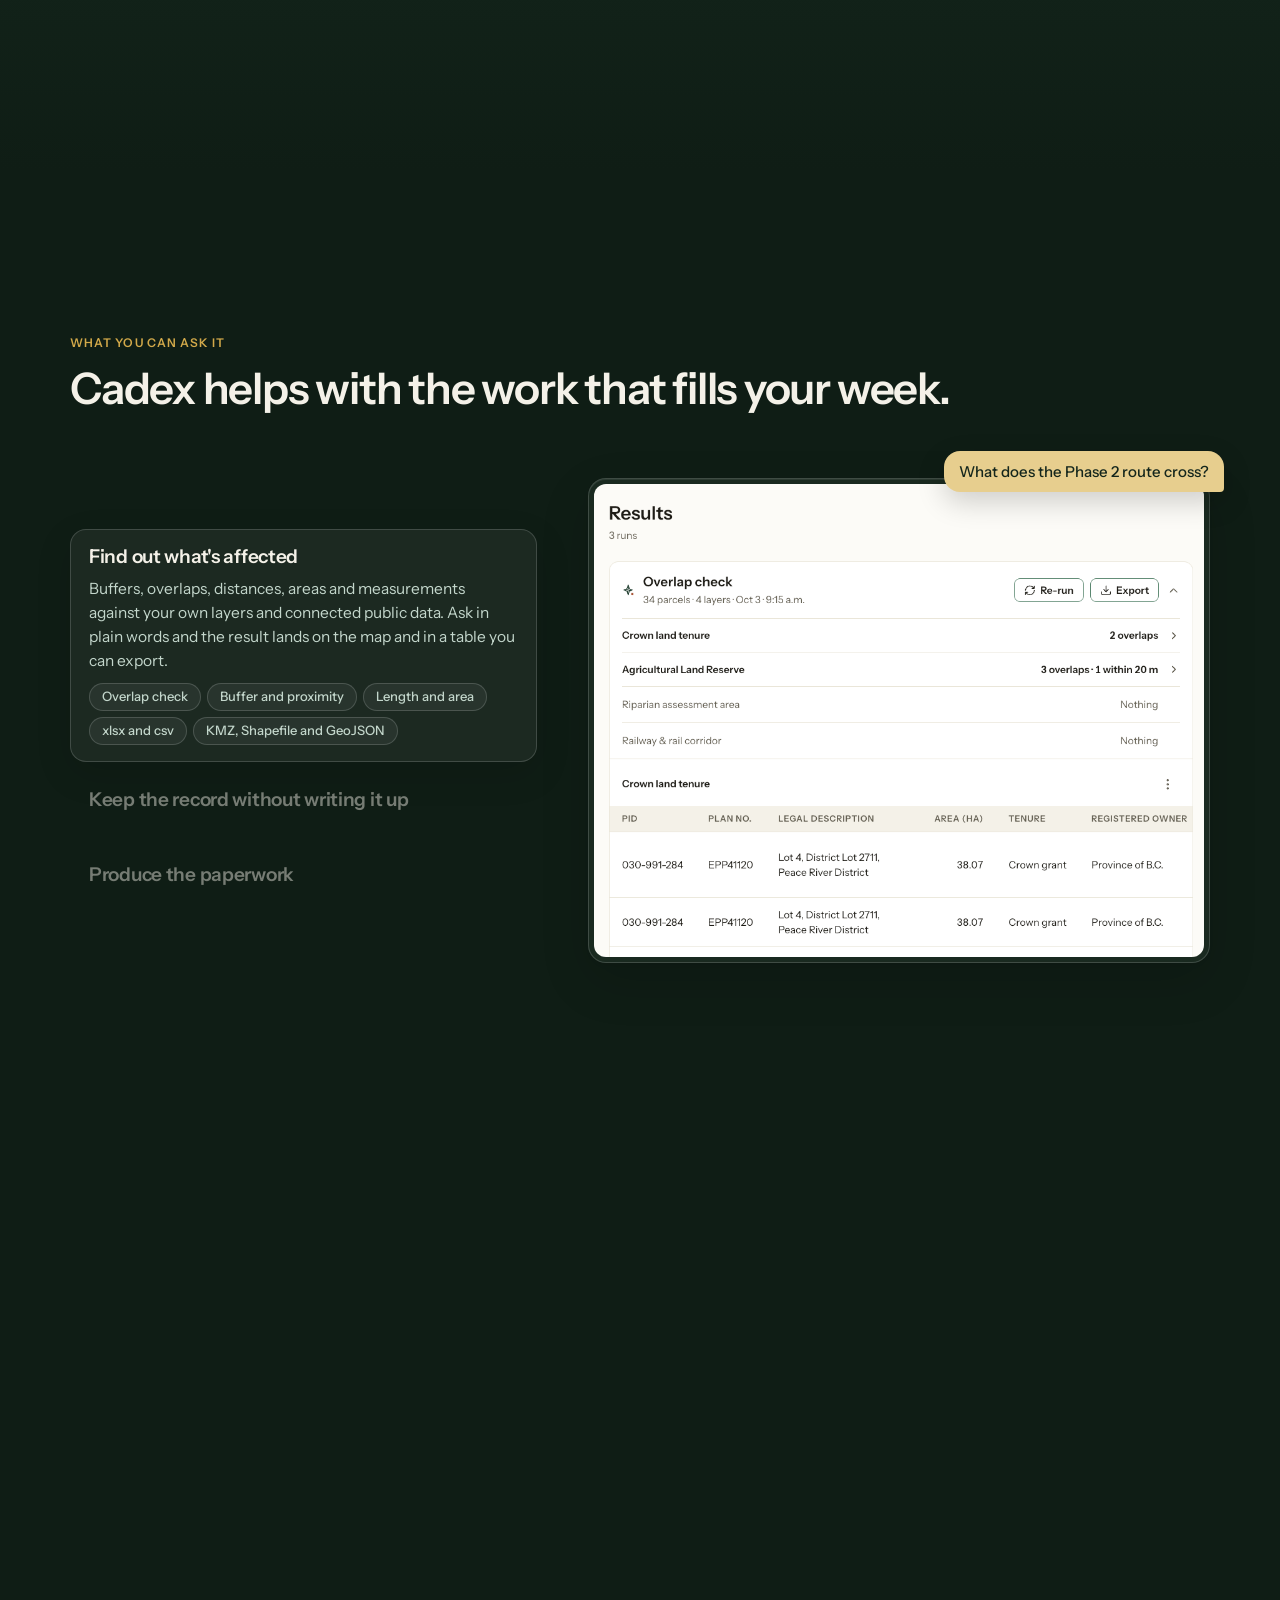
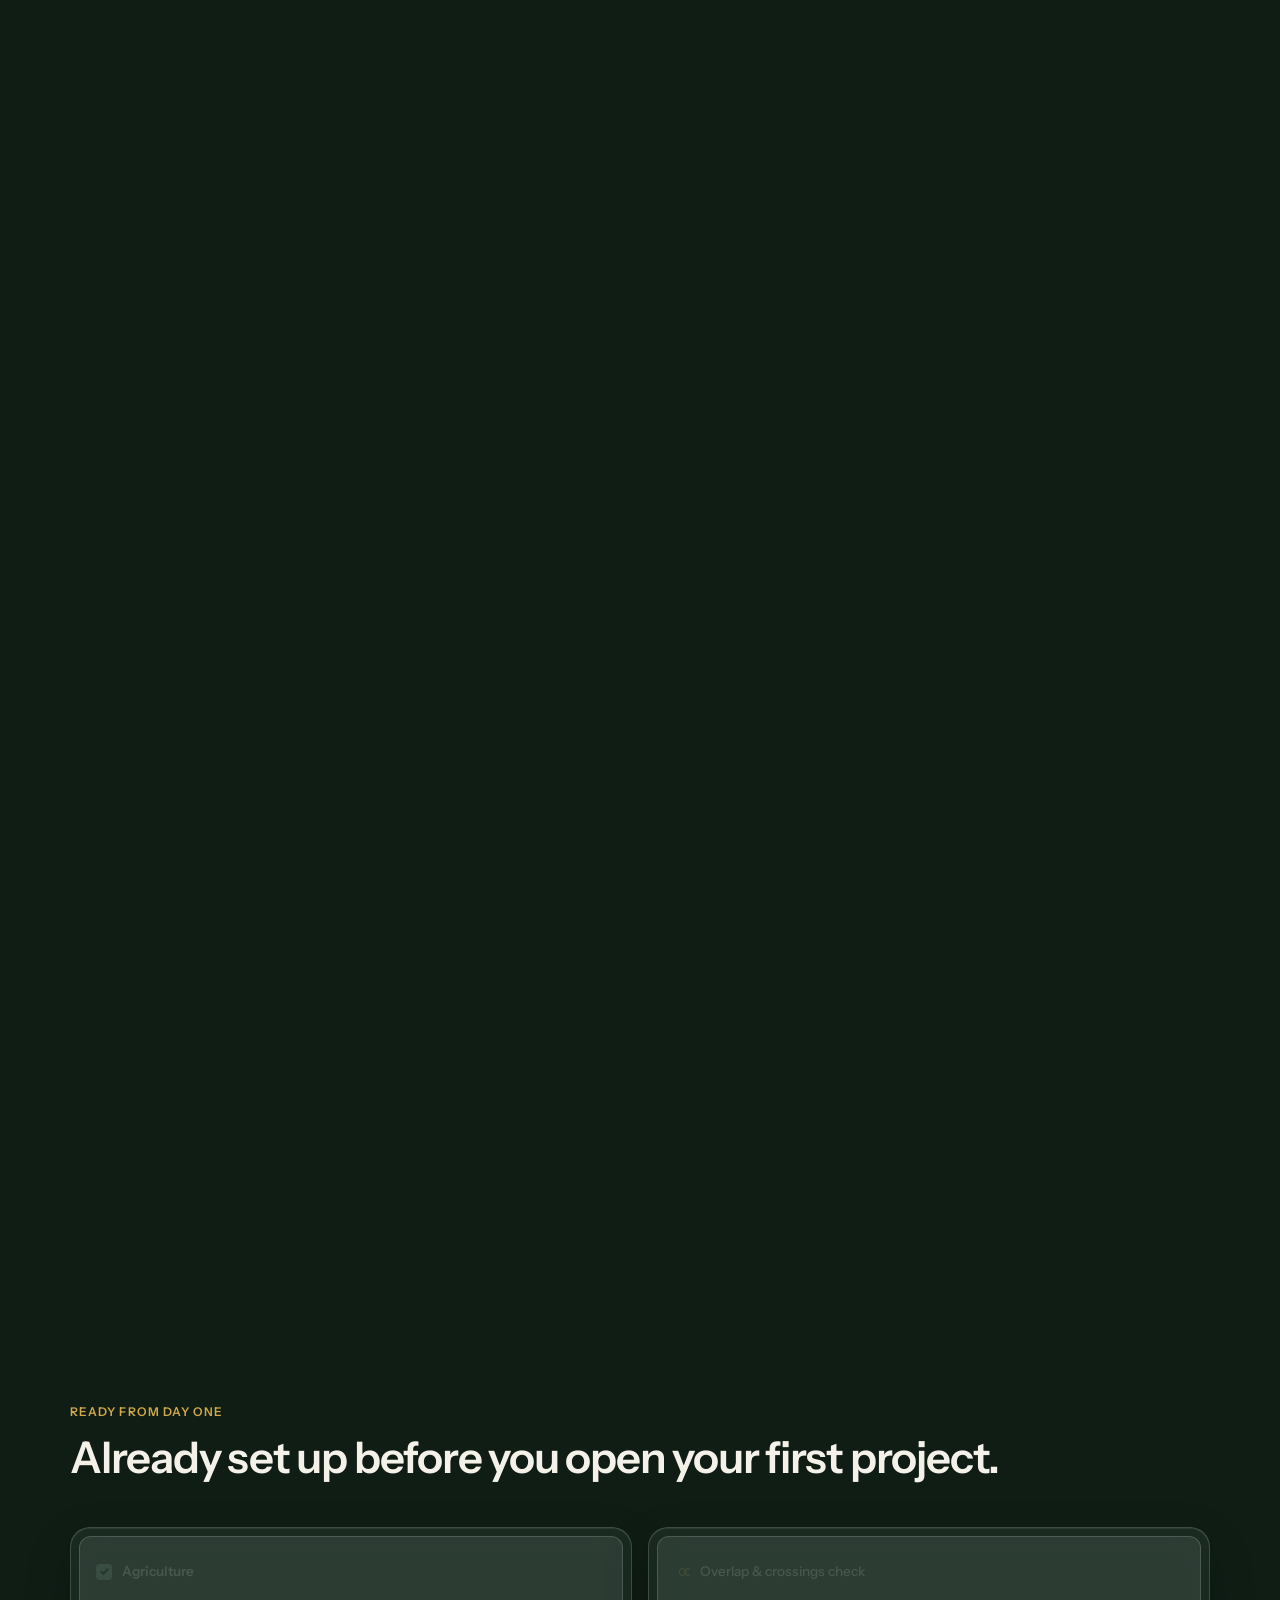
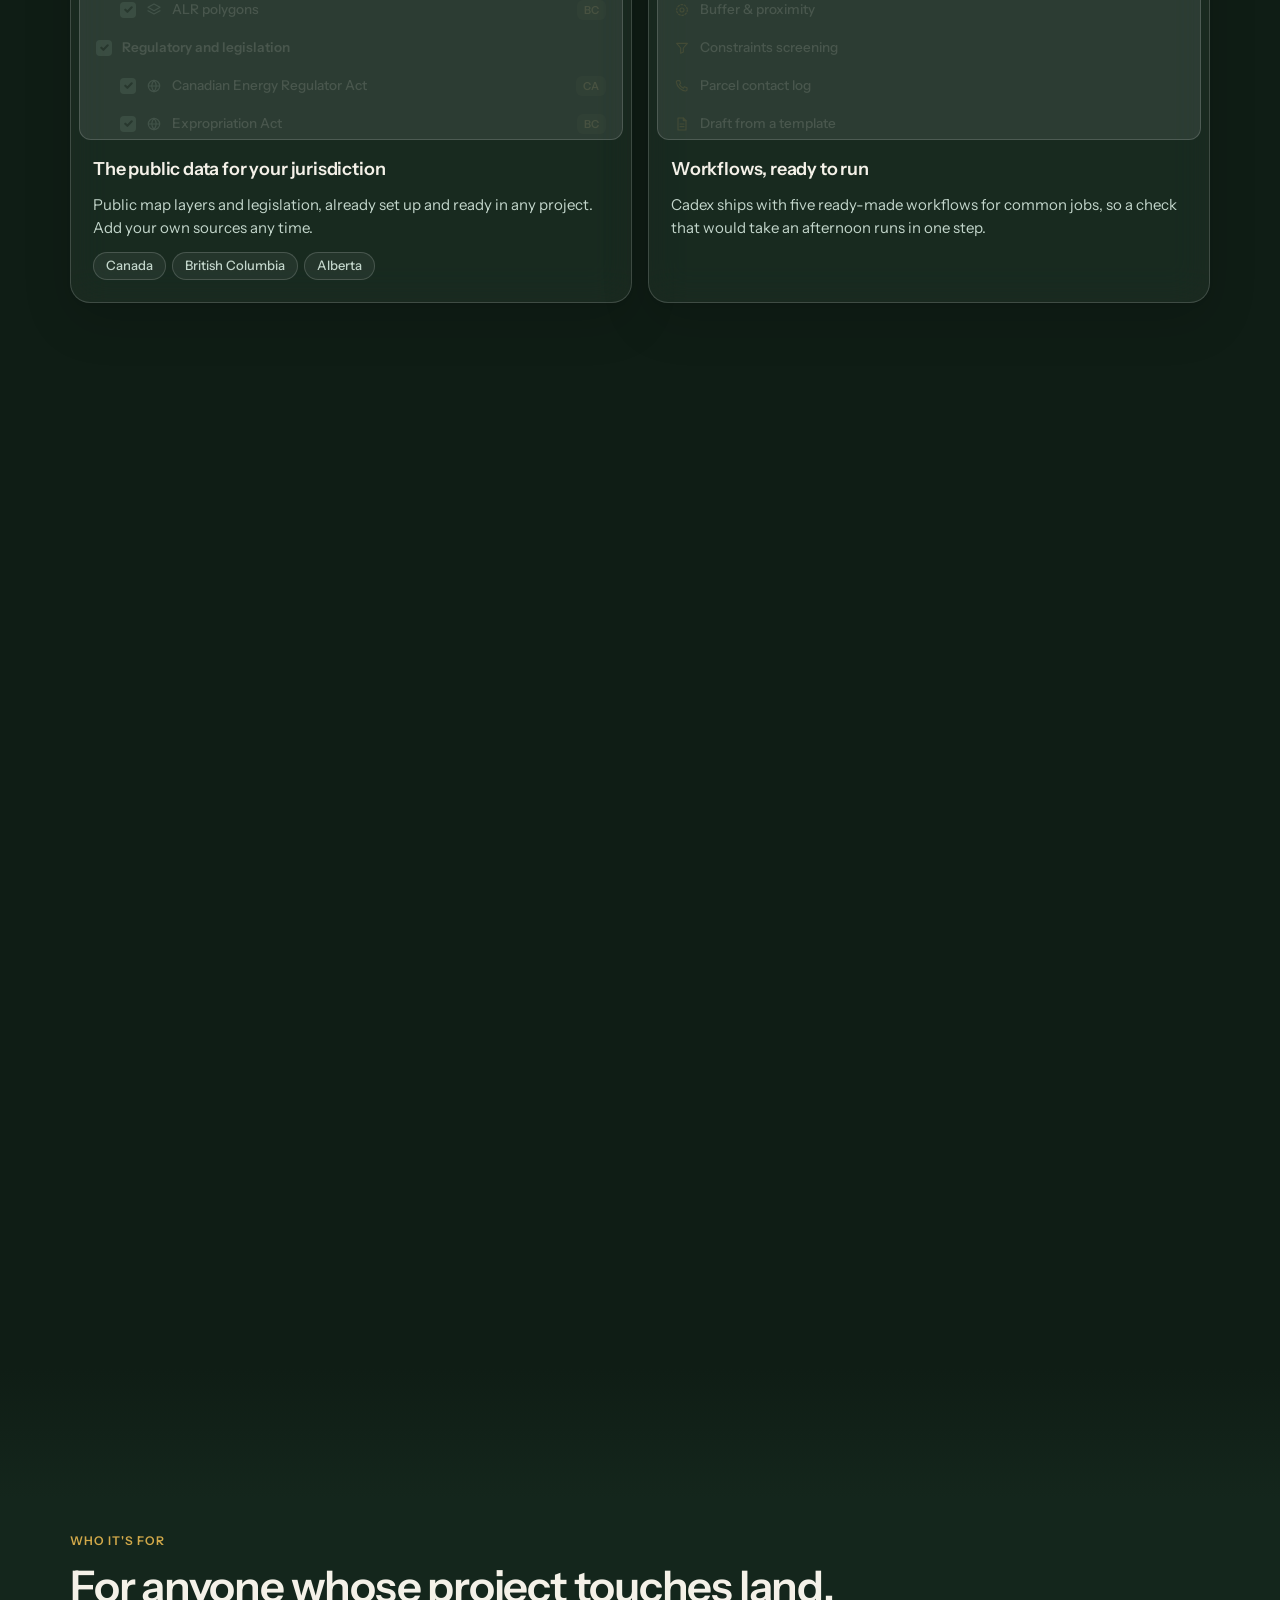
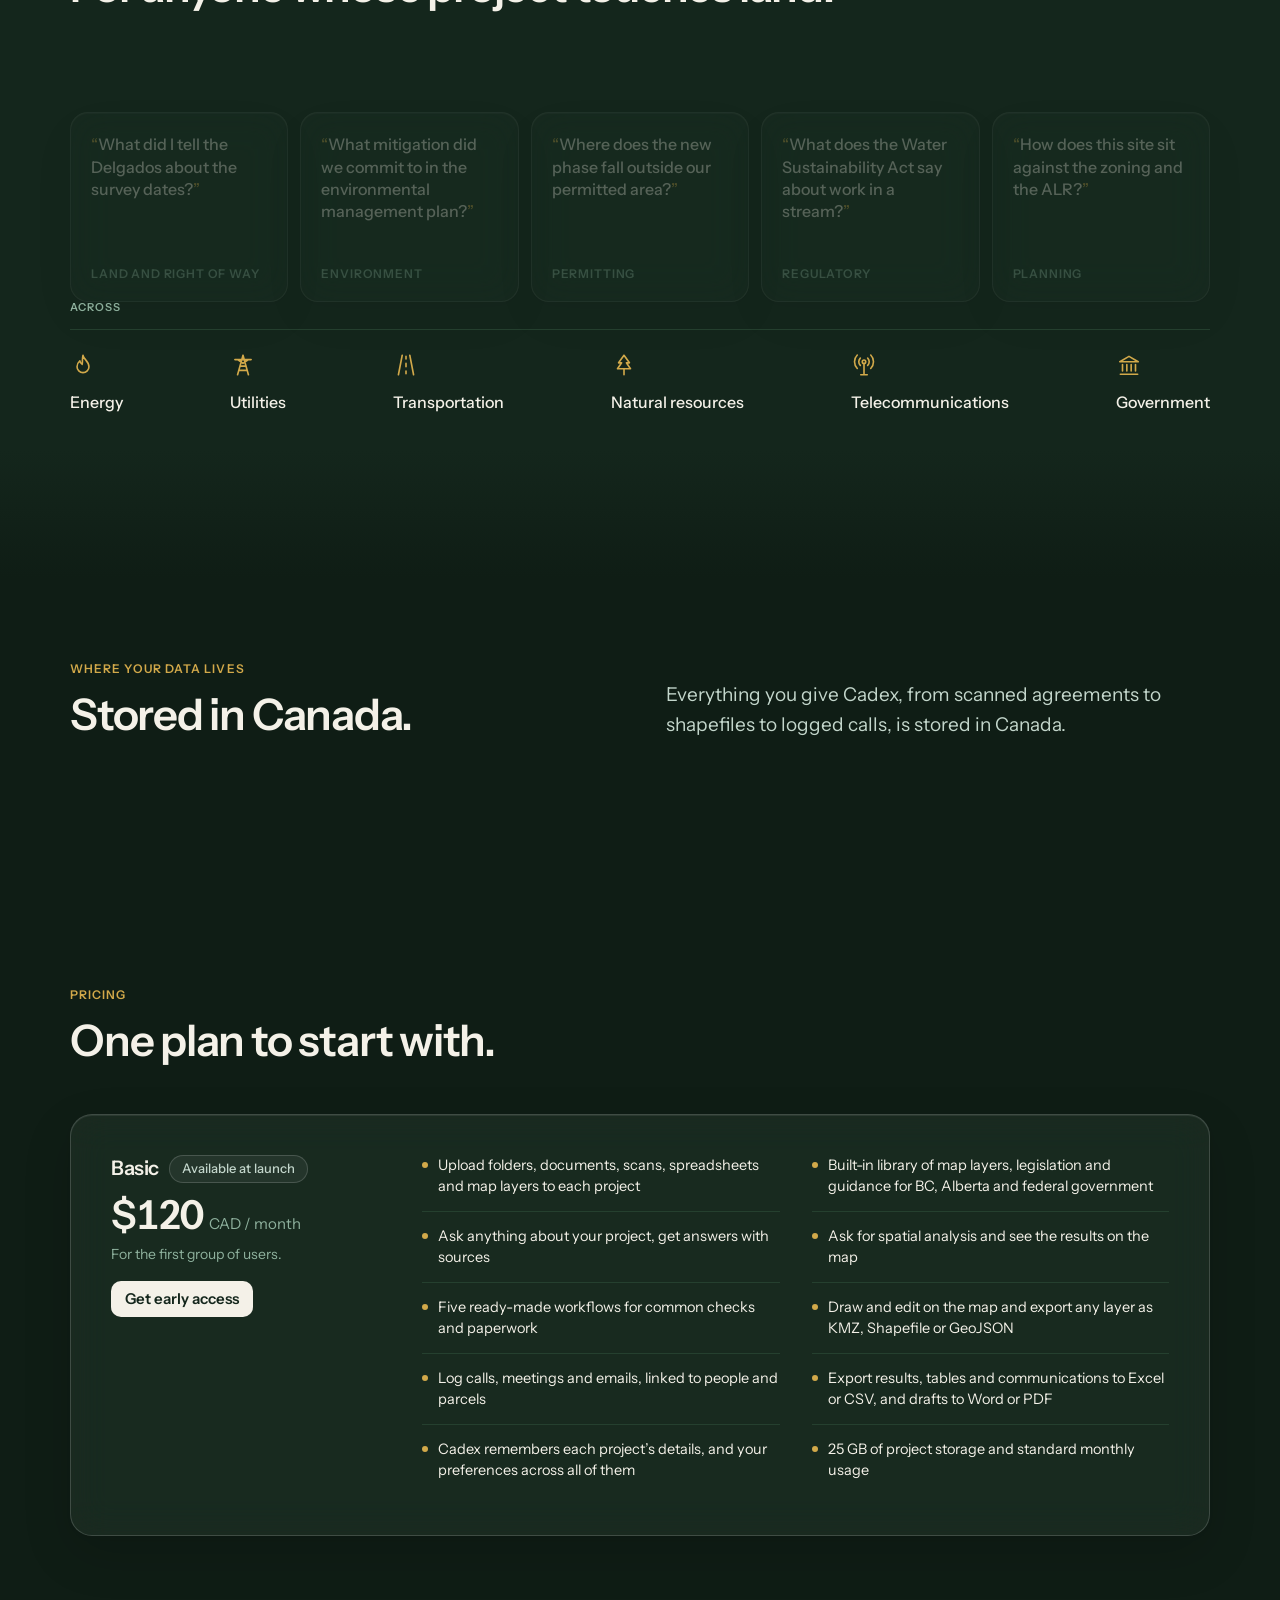
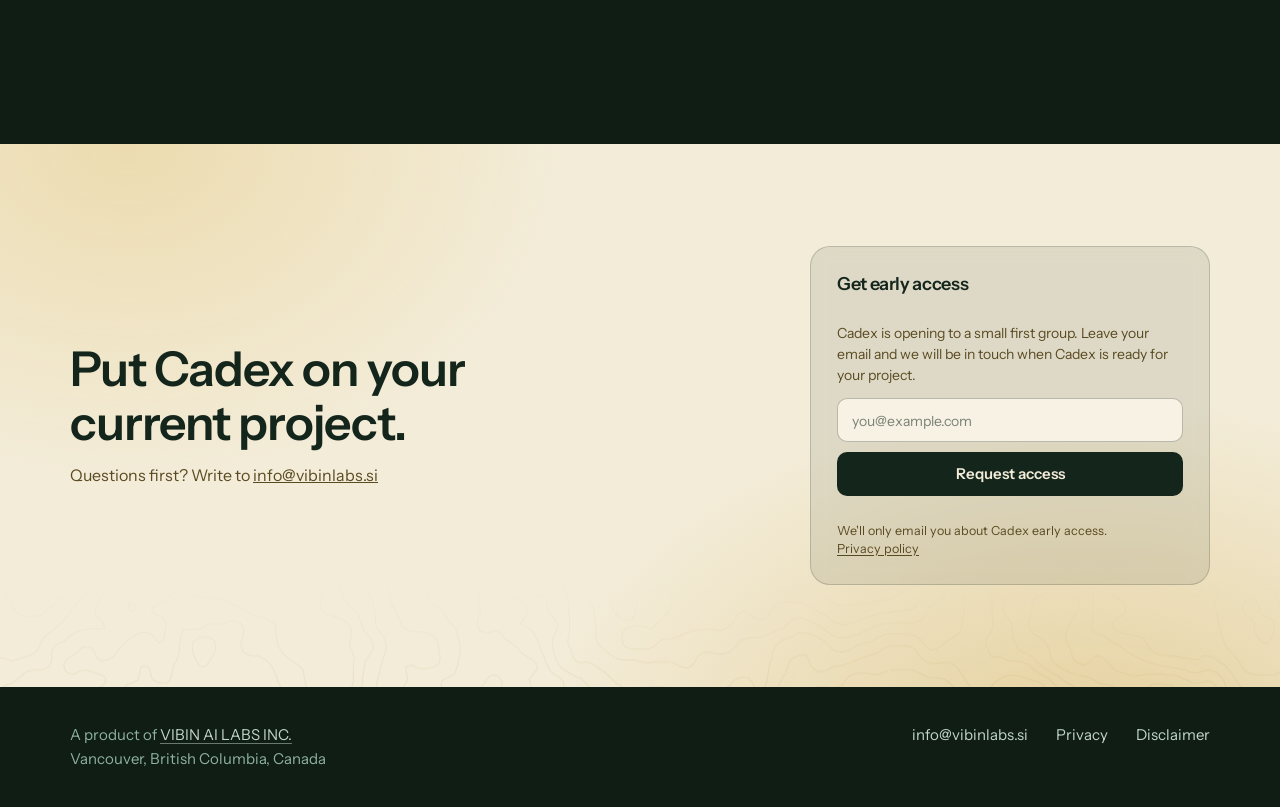
<file: _cadex/index.html>
<!doctype html>
<html lang="en">
<head>
<meta charset="utf-8">
<meta name="viewport" content="width=device-width, initial-scale=1, viewport-fit=cover">
<title>Cadex · Your AI Land Analyst</title>
<meta name="description" content="Your AI land analyst. Ask Cadex to work on your map, find answers in your documents, or draft an agreement from your template. It does hours of work in minutes, across the whole project.">
<meta property="og:type" content="website">
<meta property="og:url" content="https://vibinlabs.si/cadex/">
<meta property="og:title" content="Cadex · Your AI Land Analyst">
<meta property="og:description" content="Your AI land analyst. Ask Cadex to work on your map, find answers in your documents, or draft an agreement from your template. It does hours of work in minutes, across the whole project.">
<meta property="og:image" content="https://vibinlabs.si/cadex/share.png">
<meta property="og:image:width" content="512">
<meta property="og:image:height" content="512">
<meta name="twitter:card" content="summary">
<meta name="theme-color" content="#0F1D15">
<link rel="icon" href="favicon.svg" type="image/svg+xml">
<link rel="icon" href="favicon.png" type="image/png">
<link rel="apple-touch-icon" href="favicon.png">
<link rel="preconnect" href="https://fonts.googleapis.com">
<link rel="preconnect" href="https://fonts.gstatic.com" crossorigin>
<link rel="stylesheet" href="https://fonts.googleapis.com/css2?family=Instrument+Sans:wght@400;500;600;700&display=swap">
<style>
/* one calm column that becomes a conversation. The hero frame arrives as you scroll,
   then two pinned scenes (the folder being read, the questions being answered) carry the story. */
:root{
  /* Forest (default): deep pine ground, ochre accent, glass surfaces */
  --bg:#0F1D15; --bg-2:#14261C; --ink:#F4F1E8; --ink-2:#C3D6CB; --ink-3:#8FB29E;
  --btn:#F4F1E8; --btn-ink:#14261C; --btn-hover:#FFFFFF;
  --bubble:#E7CE8E; --bubble-ink:#14261C;
  --accent:#D2A94A; --line:#25402F;
  --contour:#8FB29E; --contour-o:.07;
  --glow-a:rgba(59,107,82,.40); --glow-b:rgba(210,169,74,.15);
  --glass:rgba(255,255,255,.055); --glass-strong:rgba(255,255,255,.09); --glass-line:rgba(255,255,255,.16);
  --shadow:0,0,0; --word-off:#2E4A3A; --close-bg:#E7CE8E; --close-ink:#14261C; --close-ink-2:#4A3A12; --close-contour:#9A7223;
  --font:'Instrument Sans',-apple-system,'Segoe UI',Helvetica,Arial,sans-serif;
  --wrap:1180px; --gap:clamp(104px,13vw,200px);
  --check-bg:#8FB29E; --check-ink:#0F1D15; --badge:rgba(231,206,142,.16); --badge-ink:#E7CE8E;
  color-scheme:dark;
}
:root[data-palette="field"]{
  --bg:#F6F6F2; --bg-2:#E8EBE2; --ink:#1E1C16; --ink-2:#5C574B; --ink-3:#8C8676;
  --btn:#234233; --btn-ink:#FAF8F2; --btn-hover:#1B3327;
  --bubble:#234233; --bubble-ink:#FAF8F2;
  --accent:#A85535; --line:#E2DED2;
  --contour:#BC8E30; --contour-o:.11;
  --glow-a:rgba(143,178,158,.34); --glow-b:rgba(231,206,142,.28);
  --glass:rgba(255,255,255,.58); --glass-strong:rgba(255,255,255,.78); --glass-line:rgba(255,255,255,.9);
  --shadow:20,38,28; --word-off:#CFCBBE; --close-bg:#1B3327; --close-ink:#FAF8F2; --close-ink-2:#C3D6CB; --close-contour:#8FB29E;
  --check-bg:#1B3327; --check-ink:#FAF8F2; --badge:#ECE6D3; --badge-ink:#423E35;
  color-scheme:light;
}
:root[data-palette="glacier"]{
  --bg:#EDF2F1; --bg-2:#DCE7E5; --ink:#13211C; --ink-2:#4A5B55; --ink-3:#7C8C86;
  --btn:#1B3327; --btn-ink:#F4F7F6; --btn-hover:#0F1D15;
  --bubble:#1B3327; --bubble-ink:#F4F7F6;
  --accent:#35617F; --line:#D3DEDB;
  --contour:#467A9C; --contour-o:.12;
  --glow-a:rgba(70,122,156,.22); --glow-b:rgba(210,169,74,.2);
  --glass:rgba(255,255,255,.6); --glass-strong:rgba(255,255,255,.8); --glass-line:rgba(255,255,255,.95);
  --shadow:19,40,52; --word-off:#BCCBC7; --close-bg:#13211C; --close-ink:#F4F7F6; --close-ink-2:#A9C2BC; --close-contour:#467A9C;
  --check-bg:#1B3327; --check-ink:#F4F7F6; --badge:#DCE7E5; --badge-ink:#2A3B35;
  color-scheme:light;
}

*,*::before,*::after{box-sizing:border-box}
html{scroll-behavior:smooth;scroll-padding-top:84px;overflow-x:clip}
body{margin:0;background:var(--bg);color:var(--ink);font:400 16px/1.6 var(--font);-webkit-font-smoothing:antialiased;overflow-x:clip;transition:background .5s,color .5s}
h1,h2,h3{margin:0;font-weight:600;letter-spacing:-0.02em;line-height:1.12;text-wrap:balance}
p{margin:0;text-wrap:pretty}
a{color:inherit}
:focus-visible{outline:2px solid var(--accent);outline-offset:3px;border-radius:6px}
svg.i{width:18px;height:18px;stroke:currentColor;fill:none;stroke-width:1.7;stroke-linecap:round;stroke-linejoin:round;flex:0 0 auto}
.wrap{max-width:var(--wrap);margin:0 auto;padding-left:max(20px,env(safe-area-inset-left,0px));padding-right:max(20px,env(safe-area-inset-right,0px))}
.eyebrow{font:600 12px/1 var(--font);letter-spacing:.09em;text-transform:uppercase;color:var(--accent)}
/* the same 16px between every section label and its headline */
.eyebrow{display:block}
.knows-text>.eyebrow{margin-bottom:-2px}
.ask-head>.eyebrow,.ready-text>.eyebrow,.who-head>.eyebrow{margin-bottom:2px}
.ca-section .eyebrow{margin-bottom:16px}
.pricing .eyebrow+.h2,.pricing .eyebrow+h2{margin-top:16px}
.lead{font-size:clamp(17px,1.5vw,19px);line-height:1.55;color:var(--ink-2);max-width:60ch}
.h2{font-size:clamp(30px,3.4vw,46px);letter-spacing:-0.028em}
.glass{background:var(--glass);border:1px solid var(--glass-line);
  -webkit-backdrop-filter:blur(18px) saturate(1.4);backdrop-filter:blur(18px) saturate(1.4);
  box-shadow:0 1px 0 rgba(255,255,255,.08) inset,0 18px 50px rgba(var(--shadow),.14),0 2px 6px rgba(var(--shadow),.08)}
.btn{display:inline-flex;align-items:center;justify-content:center;height:40px;padding:0 18px;border-radius:10px;border:0;
  background:var(--btn);color:var(--btn-ink);font:600 15px/1 var(--font);text-decoration:none;cursor:pointer;transition:background .2s}
.btn:hover{background:var(--btn-hover)}
.pill{display:inline-flex;align-items:center;gap:7px;height:28px;padding:0 12px;border-radius:999px;font:500 13px/1 var(--font);color:var(--ink-2);background:var(--glass);border:1px solid var(--glass-line)}
.pill .i{width:14px;height:14px;color:var(--accent)}

/* header: just the mark and the one action */
body::before{content:"";position:fixed;inset:0 0 auto;height:env(safe-area-inset-top,0px);z-index:40;background:var(--bg)}
.head{position:sticky;top:env(safe-area-inset-top,0px);z-index:30;background:rgba(8,10,9,.55);
  -webkit-backdrop-filter:blur(18px) saturate(1.4);backdrop-filter:blur(18px) saturate(1.4);border-bottom:1px solid transparent;transition:border-color .3s}
.head.stuck{border-bottom-color:rgba(255,255,255,.08)}
.head .wrap{display:flex;align-items:center;justify-content:space-between;height:64px}
.brand{display:inline-flex;align-items:center;gap:10px;font:600 19px/1 var(--font);letter-spacing:-0.015em;text-decoration:none}
.brand svg{width:26px;height:26px}
.head .btn{height:36px;padding:0 14px}
.head .wrap{max-width:none;padding-left:max(24px,2.4vw,env(safe-area-inset-left,0px));padding-right:max(24px,2.4vw,env(safe-area-inset-right,0px))}

/* ambient: contour field + two soft glows */
.ambient{position:absolute;inset:0;overflow:hidden;pointer-events:none}
.contours{position:absolute;left:-5%;width:110%;top:-10%;height:120%;fill:none;stroke:var(--contour);opacity:var(--contour-o);stroke-width:1.1;stroke-linejoin:round;will-change:transform}
.hero .ambient{-webkit-mask-image:linear-gradient(180deg,#000 0,#000 72%,transparent 100%);mask-image:linear-gradient(180deg,#000 0,#000 72%,transparent 100%)}
.hero .contours{-webkit-mask-image:linear-gradient(180deg,#000 0,#000 55%,transparent 95%);mask-image:linear-gradient(180deg,#000 0,#000 55%,transparent 95%)}
.glow{position:absolute;border-radius:50%;filter:blur(90px);will-change:transform}
.glow.a{width:820px;height:820px;left:calc(50% - 760px);top:40px;background:var(--glow-a)}
.glow.b{width:720px;height:720px;left:calc(50% + 40px);top:260px;background:var(--glow-b)}

/* hero */
.hero{position:relative;padding-block:0 var(--gap);text-align:center}
.hero-top{min-height:calc(100svh - 64px);display:flex;flex-direction:column;justify-content:flex-start;padding-block:max(32px,calc(var(--hero-y,27) * 1svh - 64px)) clamp(24px,4vh,48px)}
.hero .wrap{position:relative}
.hero h1{font-size:clamp(40px,6.4vw,84px);letter-spacing:-0.035em;line-height:1.02}
.hero .sub{font-size:clamp(17px,1.55vw,20px);line-height:1.55;color:var(--ink-2);max-width:56ch;margin:24px auto 0}
.stage{position:relative;margin:0 auto;max-width:960px;perspective:1600px}
.frame{position:relative;padding:5px;border-radius:18px;transform-origin:50% 100%}
.frame img{display:block;width:100%;height:auto;border-radius:13px}
.float{position:absolute;display:flex;align-items:center;gap:10px;padding:11px 15px;border-radius:13px;font:500 14px/1.3 var(--font);color:var(--ink);text-align:left;white-space:nowrap;will-change:transform}
.float .dot{width:8px;height:8px;border-radius:50%;background:var(--accent);flex:0 0 auto}
.float small{display:block;font-size:12px;color:var(--ink-3);font-weight:400;margin-top:2px}
.float.f1{right:calc(100% + 20px);top:6%}
.stage{max-width:min(960px,calc(100vw - 580px))}
.float.f3{right:calc(100% + 36px);top:64%}
.float.f2{left:calc(100% + 20px);top:55%}
@media (max-width:1100px){.stage{max-width:960px}}
.notes-row{display:none;flex-wrap:wrap;justify-content:center;gap:10px;margin-top:20px}
.notes-row .float{position:static;transform:none!important}
@media (max-width:1100px){.stage>.float{display:none}.notes-row{display:flex}}
@media (max-width:640px){.notes-row .float{white-space:normal}}

/* scenes: a pinned panel followed by a runway of scroll that drives it */
.scene{position:relative}
.pin{position:sticky;z-index:1}
.runway{pointer-events:none}

/* scene 1: the folder */
#knows,#ask,#ready{padding-block:var(--gap)}
#knows{background:linear-gradient(180deg,var(--bg) 0,var(--bg-2) 18%,var(--bg-2) 82%,var(--bg) 100%)}
#knows .runway{height:120vh}
.knows-grid{display:grid;grid-template-columns:minmax(0,1fr) minmax(0,1.05fr);gap:clamp(32px,5vw,72px);align-items:center}
.knows-text{display:flex;flex-direction:column;gap:18px}
.knows-text .status{margin-top:18px}
.status{display:flex;align-items:center;gap:10px;font:500 14px/1 var(--font);color:var(--ink-2);margin-top:4px}
.status .bar{position:relative;width:140px;height:4px;border-radius:4px;background:var(--line);overflow:hidden}
.status .bar i{position:absolute;inset:0;width:calc(var(--p,0)*100%);background:var(--accent);border-radius:4px}
.desk{position:relative;height:420px}
.project{position:absolute;inset:0;margin:auto 0 auto auto;height:max-content;width:min(420px,100%);padding:22px 22px 20px;border-radius:20px;text-align:left}
.project .t{font:600 17px/1.3 var(--font)}
.project .m{font-size:13px;color:var(--ink-3);margin-top:4px}
.project .slots{height:268px}
/* a soft gold glow behind the folder that warms up as each source lands; it sits mostly within the card and only smudges a little past its edges */
.backdrop{position:absolute;pointer-events:none;z-index:-1;inset:-7% -6%;
  background:radial-gradient(closest-side,rgba(210,169,74,.08),rgba(210,169,74,.025) 60%,transparent 100%);
  opacity:calc(.1 + var(--readp,0) * .9);transition:opacity .3s}
.project{z-index:1;container-type:inline-size;isolation:isolate}
/* nothing left to tweak: hide the panel */
.contours{stroke-width:.7}
:root{--contour-o:.05}
.close .contours{stroke-width:1.1}
/* headline light: a soft gold sheen passes across "AI Land Analyst" every few seconds */
.h1fx{position:relative;isolation:isolate;display:inline-block}
.h1fx::before{content:attr(data-text);position:absolute;inset:0;pointer-events:none;color:transparent;
  background:linear-gradient(105deg,transparent 40%,rgba(232,200,120,.3) 46%,rgba(241,212,140,.62) 50%,rgba(232,200,120,.3) 54%,transparent 60%) no-repeat;background-size:300% 100%;
  -webkit-background-clip:text;background-clip:text;filter:drop-shadow(0 0 8px rgba(231,196,110,.3));animation:h1sheen 12s ease-in-out 1.2s infinite}
@keyframes h1sheen{0%{background-position:100% 0}45%,100%{background-position:0% 0}}
.reduce .h1fx::before{display:none!important}
.doc{font-size:clamp(11.5px,3.5cqi,15px)}


.doc{position:absolute;left:0;right:0;margin-inline:auto;width:max-content;top:calc(50% - 22px);display:flex;align-items:center;gap:10px;height:44px;padding:0 16px;border-radius:12px;
  font:500 14px/1 var(--font);white-space:nowrap;color:var(--ink);-webkit-font-smoothing:antialiased}
.doc.moving{will-change:transform,opacity}
.doc .i{color:var(--accent);width:17px;height:17px}

/* scene 2: the questions */
#ask .runway{height:190vh}
#ask{overflow-x:clip}
#ready .runway{height:100vh}
.ask-head{display:flex;flex-direction:column;gap:14px;margin-bottom:clamp(40px,5vw,72px)}
.ask-grid{display:grid;grid-template-columns:minmax(0,.9fr) minmax(0,1.2fr);gap:clamp(28px,4vw,64px);align-items:center}
.qs{display:flex;flex-direction:column;gap:10px}
.q{display:flex;flex-direction:column;gap:10px}
.q .card{display:flex;flex-direction:column;gap:10px;padding:16px 18px;border-radius:16px;border:1px solid transparent;transition:background .4s,border-color .4s,opacity .4s;opacity:.45}
.q.on .card{opacity:1;background:var(--glass);border-color:var(--glass-line);box-shadow:0 12px 36px rgba(var(--shadow),.12)}
.q h3{font-size:19px;letter-spacing:-0.015em}
.q p{font-size:15.5px;line-height:1.55;color:var(--ink-2)}
.q .tags{display:flex;flex-wrap:wrap;gap:6px}
.q .more{display:grid;grid-template-rows:0fr;transition:grid-template-rows .45s cubic-bezier(.2,0,.2,1)}
.q.on .more{grid-template-rows:1fr}
.q .more>div{overflow:hidden;display:flex;flex-direction:column;gap:10px}
.q .shot-m{display:none}
/* the person's message: right-aligned, like a chat */
.bubble{align-self:flex-end;max-width:min(100%,420px);padding:10px 15px;border-radius:16px 16px 4px 16px;background:var(--bubble);color:var(--bubble-ink);font:500 15px/1.4 var(--font);text-align:left;box-shadow:0 10px 28px rgba(var(--shadow),.18)}
.bubble .voice{display:flex;align-items:center;gap:10px}
.bubble .voice .i{width:16px;height:16px}
.wave{display:flex;align-items:center;gap:2px;height:18px}
.wave i{display:block;width:3px;border-radius:2px;background:currentColor;opacity:.75}
.screen .asks .rec{margin-bottom:-128px}
/* recording: three sizes (tweak) */
.recp,.recs{display:none}
.recp{display:inline-flex}
.recp{align-items:center;gap:12px;height:48px;padding:0 7px 0 16px;border-radius:16px 16px 4px 16px;background:var(--bubble);color:var(--bubble-ink);
  box-shadow:0 10px 28px rgba(var(--shadow),.18);font-family:var(--font)}
.recp .rec-w i{background:currentColor}
.recp .rec-btn{border-radius:10px 10px 3px 10px}
.recp .rec-t{font-size:14.5px;gap:7px}.recp .rec-t .dot{width:8px;height:8px}
.recp .rec-w,.recs .rec-w{height:20px;gap:2px}.recp .rec-w i,.recs .rec-w i{width:2px}
.recp .rec-btn{height:34px;font-size:13px;padding:0 12px}
.recs{padding:11px 15px 10px;border-radius:16px 16px 4px 16px;background:#fff;color:#1d2a22;text-align:left;
  box-shadow:0 12px 30px rgba(var(--shadow),.22),0 0 0 1px rgba(0,0,0,.06);font-family:var(--font)}
.recs-top{display:flex;align-items:center;gap:12px}
.recs .rec-t{font-size:14.5px;gap:7px}.recs .rec-t .dot{width:8px;height:8px}
.recs-cap{display:block;margin-top:6px;font:400 12.5px/1.3 var(--font);color:#6b6f68}
.q>.recp,.q>.recs{align-self:flex-end}
:root:not([data-bubble="card"]):not(.static) .q>.recp,:root:not([data-bubble="card"]):not(.static) .q>.recs{display:none!important}
.rec{display:block;width:min(360px,100%);border-radius:16px;overflow:hidden;background:#fff;color:#1d2a22;text-align:left;
  box-shadow:0 14px 36px rgba(var(--shadow),.22),0 0 0 1px rgba(0,0,0,.06);font-family:var(--font)}
.rec-h{display:flex;align-items:center;gap:12px;padding:12px 16px;border-bottom:1px solid #e7e4dc}
.rec-h .i{width:20px;height:20px;color:#3f4a43;flex:none}
.rec-h b{display:block;font:600 15px/1.25 var(--font);letter-spacing:-0.01em}
.rec-h small{display:block;font:400 12.5px/1.3 var(--font);color:#6b6f68;margin-top:2px}
.rec-b{display:flex;flex-direction:column;align-items:center;gap:12px;padding:18px 16px 18px;background:#fff;box-shadow:0 14px 0 -1px #f3f0e8}
.rec-t{display:flex;align-items:center;gap:9px;font:600 17px/1 var(--font);font-variant-numeric:tabular-nums}
.rec-t .dot{width:9px;height:9px;border-radius:50%;background:#b8574a;animation:recdot 1.4s ease-in-out infinite}
@keyframes recdot{50%{opacity:.35}}
.rec-w{display:flex;align-items:center;gap:2.5px;height:30px}
.rec-w i{display:block;width:2.5px;border-radius:2px;background:#2f4a3c}
.rec-btn{display:inline-flex;align-items:center;height:32px;padding:0 14px;border-radius:9px;background:#2b4536;color:#fff;font:500 13.5px/1 var(--font)}
@media (prefers-reduced-motion:reduce){.rec-t .dot{animation:none}}
.bubble .cap{display:block;margin-top:6px;font-size:13px;font-weight:400;opacity:.8}
.q>.bubble{transition:opacity .4s}
.q:not(.on)>.bubble{opacity:.45}
.screen{position:relative}
.screen .frame{padding:5px;border-radius:18px;aspect-ratio:987/770}
.screen img{position:absolute;inset:5px;width:calc(100% - 10px);height:calc(100% - 10px);object-fit:cover;object-position:top left;border-radius:12px;
  opacity:0;transform:translateY(10px);transition:opacity .55s,transform .7s cubic-bezier(.16,1,.3,1)}
.screen img.on{opacity:1;transform:none}
.screen .asks{position:absolute;right:-14px;bottom:calc(100% - 14px);z-index:2;width:min(440px,86%);display:grid}
.screen .asks .ab{grid-area:1/1;align-self:end;display:flex;flex-direction:column;align-items:flex-end;opacity:0;transform:translateX(28px);transition:opacity .45s,transform .6s cubic-bezier(.16,1,.3,1)}
.screen .asks .ab.on{opacity:1;transform:none}
/* bubble placement tweak */
:root:not([data-bubble="card"]):not(.static) .q>.bubble,:root:not([data-bubble="card"]):not(.static) .q>.rec{display:none}
.q>.rec{align-self:flex-end;transition:opacity .4s}.q:not(.on)>.rec{opacity:.45}
:root[data-bubble="card"] .screen .asks{display:none}
/* call question tweak */
.typed{display:none}

/* ready from day one */
.ready-grid{display:flex;flex-direction:column;gap:clamp(28px,3.5vw,44px)}
.ready-text{display:flex;flex-direction:column;gap:14px}
.cards2{display:grid;grid-template-columns:repeat(2,minmax(0,1fr));gap:16px;align-items:stretch}
#ready .rcard{padding:8px 8px 22px;gap:12px}
#ready .rcard>:not(.list){margin-inline:14px}
#ready .rcard>b{margin-top:6px}
#ready .list{min-height:202px}
.list{display:flex;flex-direction:column;padding:6px;border-radius:12px;background:var(--glass-strong);border:1px solid var(--glass-line)}
.li{display:flex;align-items:center;gap:10px;min-height:38px;padding:0 10px;border-radius:8px;font:500 13.5px/1.3 var(--font);color:var(--ink);
  opacity:calc(.14 + var(--in,1) * .86);transform:translateY(calc((1 - var(--in,1)) * 10px))}
.li .i{width:16px;height:16px;color:var(--ink-2)}
.li .nm{flex:1 1 auto;min-width:0}
.cb{flex:0 0 auto;width:16px;height:16px;border-radius:4px;background:var(--check-bg);display:flex;align-items:center;justify-content:center}
.cb svg{width:11px;height:11px;stroke:var(--check-ink);stroke-width:2.4;fill:none;stroke-linecap:round;stroke-linejoin:round}
.bdg{flex:0 0 auto;height:20px;padding:0 7px;border-radius:6px;background:var(--badge);color:var(--badge-ink);font:600 11px/20px var(--font);letter-spacing:.02em}
.wf .i{color:var(--accent)}
.li.cat .nm{font-weight:600}
.li.sub{padding-left:34px}
.ready-h{margin-bottom:clamp(20px,3vw,28px);display:flex;flex-direction:column;gap:12px}
.cards3{display:grid;grid-template-columns:repeat(3,minmax(0,1fr));gap:16px}
.rcard{display:flex;flex-direction:column;gap:12px;padding:24px;border-radius:20px;min-width:0}
.rcard b{font:600 18px/1.3 var(--font);letter-spacing:-0.01em}
.rcard p{font-size:15px;line-height:1.55;color:var(--ink-2)}
.rcard .vis{height:96px;border-radius:12px;background:var(--glass-strong);border:1px solid var(--glass-line);overflow:hidden;position:relative}
.vis-table{display:grid;grid-template-columns:1.4fr 1fr .8fr;font:500 11px/1 var(--font);color:var(--ink-2)}
.vis-table span{padding:7px 10px;border-bottom:1px solid var(--line);white-space:nowrap;overflow:hidden;text-overflow:ellipsis}
.vis-table .h{color:var(--ink-3);font-weight:600;text-transform:uppercase;letter-spacing:.06em;font-size:10px}
.vis-num{display:flex;align-items:center;gap:16px;padding:0 18px}
.vis-num strong{font:600 56px/1 var(--font);letter-spacing:-0.04em;color:var(--accent)}
.vis-num span{font-size:13px;line-height:1.45;color:var(--ink-2)}
.vis-jur{display:flex;flex-direction:column;justify-content:center;gap:8px;padding:0 16px}
.vis-jur .l{display:flex;align-items:center;gap:8px;font-size:13px;color:var(--ink-2)}
.vis-jur .l i{width:22px;height:3px;border-radius:2px;background:var(--accent);display:block}
.rcard .tags{display:flex;gap:6px;flex-wrap:wrap}

/* who */
.who{position:relative;padding-block:var(--gap);background:linear-gradient(180deg,var(--bg) 0,var(--bg-2) 16%,var(--bg-2) 84%,var(--bg) 100%)}
.who-head{display:flex;flex-direction:column;gap:14px;margin-bottom:clamp(28px,4vw,44px)}
.roles{display:grid;grid-template-columns:repeat(5,minmax(0,1fr));gap:12px}
.role{display:flex;flex-direction:column;justify-content:space-between;gap:20px;padding:20px;border-radius:18px;min-width:0;min-height:190px;
  transform:translateY(calc((1 - var(--in,1)) * 56px + var(--drift,0px)));opacity:calc(.3 + var(--in,1) * .7)}
.role .rq{font:500 16px/1.4 var(--font);color:var(--ink)}
.role .rq::before{content:"\201C";color:var(--accent)}
.role .rq::after{content:"\201D";color:var(--accent)}
.role .rn{font:600 12px/1.3 var(--font);letter-spacing:.07em;text-transform:uppercase;color:var(--ink-3)}
.words{display:flex;flex-wrap:wrap;column-gap:.42em;row-gap:.08em;font:600 clamp(30px,4.6vw,58px)/1.1 var(--font);letter-spacing:-0.035em;max-width:30ch}
.words span{color:var(--word-off);transition:color .5s}
.words span.lit{color:var(--ink)}
.words .plain{color:var(--ink-3)!important}
:root:not([data-who="sentence"]) .who-sentence{display:none}
:root[data-who="sentence"] .roles{display:none}
.across{margin-top:clamp(36px,5vw,56px);display:flex;flex-direction:column;gap:16px}
.across .lab{font:600 11px/1 var(--font);letter-spacing:.09em;text-transform:uppercase;color:var(--ink-3)}
.sectors{display:flex;flex-wrap:wrap;gap:10px}
.sector{display:inline-flex;align-items:center;gap:11px;height:48px;padding:0 18px 0 15px;border-radius:14px;font:500 15px/1 var(--font)}
.sector .i{color:var(--accent);width:19px;height:19px}

/* industries: four treatments (tweak) */
.marquee,.across-sentence{display:none}
:root:not([data-across]) .sectors{display:flex;flex-wrap:nowrap;justify-content:space-between;gap:24px;border-top:1px solid var(--line)}
:root:not([data-across]) .sector{flex-direction:column;align-items:flex-start;gap:14px;height:auto;padding:22px 0 0;white-space:nowrap;border:0;border-radius:0;background:none;box-shadow:none;-webkit-backdrop-filter:none;backdrop-filter:none;font-size:16px;line-height:1.3}
:root:not([data-across]) .sector .i{width:26px;height:26px;stroke-width:1.5}
@media (max-width:900px){:root:not([data-across]) .sectors{display:grid;grid-template-columns:repeat(3,minmax(0,1fr));gap:8px 16px}:root:not([data-across]) .sector{white-space:normal}}
@media (max-width:520px){:root:not([data-across]) .sectors{grid-template-columns:repeat(2,minmax(0,1fr))}}
:root[data-across="sentence"] .sectors,:root[data-across="strip"] .sectors{display:none}
:root[data-across="sentence"] .across-sentence{display:block;font:500 clamp(20px,2.2vw,26px)/1.4 var(--font);letter-spacing:-0.015em;color:var(--ink-2);max-width:48ch}
:root[data-across="strip"] .marquee{display:block;overflow:hidden;padding-block:18px;border-block:1px solid var(--line);
  -webkit-mask-image:linear-gradient(90deg,transparent,#000 8%,#000 92%,transparent);mask-image:linear-gradient(90deg,transparent,#000 8%,#000 92%,transparent)}
.mq-track{display:flex;width:max-content;animation:mq 38s linear infinite}
.mq-item{display:inline-flex;align-items:center;gap:12px;padding-inline:28px;font:500 clamp(18px,1.8vw,22px)/1 var(--font);letter-spacing:-0.01em;color:var(--ink);white-space:nowrap}
.mq-item .i{width:24px;height:24px;color:var(--accent)}
.mq-item+.mq-item::before{content:"";width:4px;height:4px;border-radius:50%;background:var(--ink-3);margin-right:28px;margin-left:-28px}
@keyframes mq{to{transform:translateX(-50%)}}
.marquee:hover .mq-track{animation-play-state:paused}
@media (prefers-reduced-motion:reduce){.mq-track{animation:none;flex-wrap:wrap;width:auto}}

/* folder status (tweak) */

/* pricing */
.pricing{padding-block:var(--gap) calc(var(--gap) * 1.25)}
.price-card{display:grid;grid-template-columns:260px minmax(0,1fr);gap:clamp(24px,4vw,56px);padding:clamp(24px,3.4vw,40px);border-radius:22px;margin-top:clamp(32px,4vw,48px)}
.price-card .tier{display:flex;flex-direction:column;gap:12px;align-items:flex-start}
.price-card .tier h3{font-size:20px}
.price{font:600 40px/1 var(--font);letter-spacing:-0.03em;font-variant-numeric:tabular-nums}
.price-note{margin:-4px 0 4px;font-size:14px;color:var(--ink-3)}
.btn.btn-sm{height:36px;padding:0 14px}
.price small{font:400 15px/1 var(--font);color:var(--ink-3);letter-spacing:0;margin-left:6px}
.feat{list-style:none;margin:0;padding:0;display:grid;grid-template-columns:repeat(2,minmax(0,1fr));column-gap:32px}
.feat li{display:flex;gap:10px;padding:14px 0;border-top:1px solid var(--line);font-size:14.5px;line-height:1.45}
.feat li:nth-child(-n+2){border-top:0;padding-top:0}
@media (max-width:900px){.feat li:nth-child(2){border-top:1px solid var(--line);padding-top:14px}}
.feat li::before{content:"";flex:0 0 auto;width:6px;height:6px;border-radius:50%;background:var(--accent);margin-top:7.5px}

/* close: contour lines are back on the banner */
.close{position:relative;overflow:hidden;background:var(--close-bg);color:var(--close-ink);padding-block:clamp(64px,8vw,104px)}
.close .contours{stroke:var(--close-contour);opacity:.22;-webkit-mask-image:linear-gradient(180deg,transparent 0,#000 22%,#000 78%,transparent 100%);mask-image:linear-gradient(180deg,transparent 0,#000 22%,#000 78%,transparent 100%)}
.close .wrap{position:relative;display:grid;grid-template-columns:minmax(0,1fr) minmax(0,400px);gap:40px;align-items:center}
.close h2{font-size:clamp(30px,4vw,48px);max-width:14ch}
.close p{color:var(--close-ink-2);margin-top:14px}
.early{padding:26px;border-radius:20px;background:color-mix(in srgb,var(--close-ink) 9%,transparent);border:1px solid color-mix(in srgb,var(--close-ink) 18%,transparent);
  -webkit-backdrop-filter:blur(10px);backdrop-filter:blur(10px);display:flex;flex-direction:column;gap:12px}
.early .btn{background:var(--close-ink);color:var(--close-bg)}
.foot{padding-block:36px;color:var(--ink-3);font-size:14px}
.foot .wrap{display:flex;justify-content:space-between;gap:20px;flex-wrap:wrap}
.foot{font-size:15px}
.foot .wrap{align-items:flex-start}
.foot p{margin:0;line-height:1.6}
.foot a,.foot-disc{color:var(--ink-2);text-decoration:none}
.foot-who a{text-decoration:underline;text-underline-offset:3px;text-decoration-color:color-mix(in srgb,var(--ink-2) 50%,transparent)}
.foot a:hover,.foot-disc:hover,.foot-disc[aria-expanded="true"]{color:var(--ink)}
.foot-links{display:flex;gap:28px;flex-wrap:wrap}
.foot-disc{font:inherit;background:none;border:0;padding:0;cursor:pointer}
.foot .disclaimer{flex-basis:100%;margin:14px 0 0;font-size:14px;line-height:1.55;color:var(--ink-3)}
@media (max-width:560px){.foot-links{gap:18px}}

/* stored in Canada: four placements, one shown at a time */
.hero .for{display:flex;flex-wrap:wrap;justify-content:center;align-items:center;gap:6px 12px;margin:24px auto 0;max-width:720px;font:500 15px/1.4 var(--font);letter-spacing:.01em;color:var(--ink-2)}
.hero .for .sep{color:var(--accent)}
.hero .for+.sub{margin-top:26px}
.hero .for{order:5;margin-top:clamp(56px,calc(var(--areas-gap,33) * 1vh),340px)}
.hero .sub{margin-top:24px}
.hero .for{font-size:clamp(18px,1.6vw,20px);gap:6px 16px;color:var(--ink);max-width:960px}
.hero .for .grp{display:inline-flex;align-items:center;gap:inherit;white-space:nowrap}
@media (max-width:760px){.hero .for{flex-direction:column;gap:6px}.hero .for .grp{gap:10px}.hero .for .gsep{display:none}}
.ca-pill{height:32px;padding:0 14px;font-size:14px;color:var(--ink)}
.strip{display:flex;align-items:center;gap:16px;padding:20px 26px;border-radius:18px}
.strip p{font-size:clamp(16px,1.5vw,19px);color:var(--ink-2)}
.strip b{color:var(--ink);font-weight:600}
.i.big{width:28px;height:28px;color:var(--accent)}
.ca-section{padding-block:calc(var(--gap) * .5)}
.who{padding-bottom:var(--gap)}
.ca-section+.pricing{padding-top:var(--gap)}
.ca-grid{display:grid;grid-template-columns:minmax(0,1fr) minmax(0,1fr);gap:clamp(24px,4vw,72px);align-items:end}
.ca-grid .lead{margin:0;max-width:44ch}

@media (max-width:640px){.ca-grid{grid-template-columns:minmax(0,1fr)}.strip{align-items:flex-start}}

/* closing band colours (tweak) */
:root{--close-bg:#F3ECD8;--close-ink:#14261C;--close-ink-2:#5A4A22;--close-contour:#B08A3A}
:root .close{background:radial-gradient(70% 115% at 85% 118%,rgba(210,169,74,.45),transparent 62%),radial-gradient(55% 100% at 10% 0%,rgba(231,206,142,.55),transparent 62%),var(--close-bg)}
:root .close .contours{opacity:.14}

color:#B9B6AA;font-size:12px;padding-left:4px}

/* static layout: phones, and anyone who prefers less motion */
.static .runway{display:none}
.static .pin{position:static}
.static .knows-grid,.static .ask-grid,.static .ready-grid{grid-template-columns:minmax(0,1fr)}
.static .desk{height:auto}
.static .knows-text .status{justify-content:center;margin-top:28px}
.static .project{position:relative;left:auto;top:auto;transform:none;width:100%;max-width:440px;margin-inline:auto}
.static .project .slots{height:auto;display:flex;flex-direction:column;align-items:flex-start;gap:8px;margin-top:16px}
.static .doc{position:static;transform:none!important;opacity:1!important;width:auto;max-width:100%;height:auto;min-height:40px;padding-block:9px;white-space:normal;line-height:1.3;font-size:14px}
.static .screen{display:none}
.static .q>.bubble{opacity:1}
.static .q .card{opacity:1;background:var(--glass);border-color:var(--glass-line)}
.static .q .more{grid-template-rows:1fr}
.static .q .shot-m{display:block;width:100%;height:auto;border-radius:12px;border:1px solid var(--glass-line);margin-top:4px}
.reduce .frame{transform:none!important;opacity:1!important}
.reduce .role{transform:none;opacity:1}
.static .li{opacity:1;transform:none}
@media (max-width:1100px){.roles{grid-template-columns:repeat(3,minmax(0,1fr))}}
@media (max-width:700px){.cards2{grid-template-columns:minmax(0,1fr)}}
@media (max-width:900px){.close .wrap{grid-template-columns:minmax(0,1fr) minmax(0,340px);gap:28px}}
@media (max-width:640px){.close .wrap{grid-template-columns:minmax(0,1fr)}}
@media (max-width:900px){
  .price-card{grid-template-columns:minmax(0,1fr)}
  .feat{grid-template-columns:minmax(0,1fr)}
}
@media (max-width:640px){.roles{grid-template-columns:minmax(0,1fr)}.role{min-height:0}}
/* phones: everything a size down */
@media (max-width:560px){
  :root{--gap:80px}
  .hero h1{font-size:clamp(36px,10.5vw,44px)}
  .hero .sub{font-size:16px}
  .hero .for{font-size:15px!important;margin-top:clamp(64px,24vh,240px)!important}
  .h2{font-size:clamp(26px,7.4vw,32px)}
  .lead{font-size:16px}
  .eyebrow{font-size:11px}
  .q h3{font-size:17px}.q p{font-size:14.5px}
  .role .rq{font-size:15px}
  .ready-text h3{font-size:17px}
  .feat li{font-size:14px;padding-block:12px}.price{font-size:34px}
  .status .bar{width:96px}.status{font-size:13px}
  :root:not([data-across]) .sector{font-size:14px;gap:10px}
  .recp{gap:9px;padding-left:12px}.recp .rec-btn{white-space:nowrap;font-size:12px;padding:0 10px;height:30px}
  .recp .rec-w i:nth-child(n+13){display:none}
}
@media (prefers-reduced-motion:reduce){html{scroll-behavior:auto}.screen img,.q .card,.q .more,.words span,.screen .asks .ab{transition:none}}
/* bigger screens: the page widens and this scene scales up with it */
@media (min-width:1600px){
  :root{--wrap:1320px}
  .h2{font-size:clamp(46px,2.8vw,52px)}
  .lead{font-size:clamp(19px,1.2vw,21px)}
  .eyebrow{font-size:13px}
  .desk{height:520px}
  .project{width:min(500px,100%);padding:26px 26px 24px;border-radius:24px}
  .project .t{font-size:20px}.project .m{font-size:14.5px}
  .project .slots{height:322px}
  .doc{height:52px;top:calc(50% - 26px);font-size:clamp(12px,3.6cqi,16px);padding:0 20px;border-radius:14px;gap:12px}
  .doc .i{width:19px;height:19px}
  .status{font-size:15px}.status .bar{width:170px}
}

/* early-access form */
.early{width:min(420px,100%);gap:0;scroll-margin-top:120px}
.early-step{display:flex;flex-direction:column;gap:12px}
.early-step[hidden]{display:none}
.early h3{font:600 18px/1.3 var(--font);margin:0;color:var(--close-ink)}
.early-sub{margin:0;font-size:14px;line-height:1.5;color:var(--close-ink-2)}
.early-form{display:flex;flex-direction:column;gap:10px}
.early .inp{height:44px;width:100%;border-radius:10px;border:1px solid color-mix(in srgb,var(--close-ink) 28%,transparent);background:color-mix(in srgb,var(--close-bg) 70%,#fff 30%);color:var(--close-ink);padding:0 14px;font:400 16px var(--font)}
.early .inp::placeholder{color:color-mix(in srgb,var(--close-ink) 55%,transparent)}
.early .inp:focus{outline:none;border-color:var(--close-ink);box-shadow:0 0 0 3px color-mix(in srgb,var(--close-ink) 18%,transparent)}
.early .btn{height:44px;justify-content:center}
.early-acts .btn{padding:0 22px}
.early-note{margin:0;font-size:12.5px;line-height:1.45;color:var(--close-ink-2)}
.early-note a{color:inherit;text-decoration:underline;text-underline-offset:2px}
.early-err{margin:0;font-size:14px;line-height:1.45;color:#8A3B22}
.early-err[hidden]{display:none}
.early-q{display:flex;flex-direction:column;gap:10px;border:0;margin:0;padding:0;min-width:0}
.early-q legend{padding:0;margin-bottom:10px;font:600 15px/1.3 var(--font);color:var(--close-ink)}
.early .chips{display:flex;flex-wrap:wrap;gap:8px}
.early .chip{height:36px;padding:0 14px;border-radius:999px;border:1px solid color-mix(in srgb,var(--close-ink) 24%,transparent);background:color-mix(in srgb,var(--close-bg) 70%,#fff 30%);
  color:var(--close-ink);font:500 14px/1 var(--font);cursor:pointer}
.early .chip:hover{border-color:color-mix(in srgb,var(--close-ink) 50%,transparent)}
.early .chip:focus-visible{outline:none;box-shadow:0 0 0 3px color-mix(in srgb,var(--close-ink) 22%,transparent)}
.early .chip[aria-pressed="true"]{background:var(--close-ink);border-color:var(--close-ink);color:var(--close-bg);font-weight:600}
.early-other{margin-top:2px}.early-other[hidden]{display:none}
.early-acts{display:flex;align-items:center;gap:18px;margin-top:4px}
.early-skip{background:none;border:0;padding:6px 2px;font:500 15px/1 var(--font);color:var(--close-ink-2);cursor:pointer}
.early-skip:hover{color:var(--close-ink)}
.early-done{margin:0;font-size:17px;line-height:1.5;color:var(--close-ink);font-weight:500}
.close .wrap>div>p a{color:inherit}
.early .inp::placeholder{font-size:14px}
.early .early-other{height:36px;font-size:15px;padding:0 12px}
.early-acts .btn{height:36px;padding:0 14px}
.vh{position:absolute;width:1px;height:1px;overflow:hidden;clip-path:inset(50%);white-space:nowrap}
@media (max-width:560px){.early .chip{height:44px;padding:0 16px}.early-skip{padding:12px 4px}}
</style>
</head>
<body>

<svg width="0" height="0" style="position:absolute" aria-hidden="true" focusable="false"><defs><g id="topo"><path d="M1298 0L1300 3L1302 5L1305 6L1312 8L1318 7L1323 6L1327 4L1330 1"/><path d="M1283 0L1284 6L1284 10L1285 15L1287 18L1290 21L1296 21L1299 19L1304 18L1308 19L1315 21L1321 22L1327 22L1333 23L1336 25L1339 26L1345 27L1350 24L1354 21L1357 18L1360 17L1366 18L1369 21L1371 24L1372 31L1373 37L1376 42L1379 46L1382 48L1385 49L1388 51L1391 53L1394 57L1397 61L1400 62"/><path d="M1210 0L1212 3L1216 6L1220 7L1226 8L1232 8L1238 6L1241 5L1247 3L1251 1L1254 0"/><path d="M1268 0L1270 6L1271 12L1272 16L1274 21L1277 24L1280 28L1282 31L1285 34L1290 37L1296 37L1302 36L1308 37L1312 38L1318 38L1324 39L1329 40L1333 43L1334 46L1335 52L1336 56L1339 61L1345 62L1351 58L1353 55L1354 52L1356 49L1360 46L1363 48L1366 52L1368 55L1369 58L1370 64L1373 70L1376 73L1379 75L1382 78L1384 83L1385 86L1387 89L1388 92L1389 95L1391 98L1394 100L1397 102"/><path d="M1400 505L1397 507L1395 510L1394 517L1395 523L1396 529L1395 535L1395 541L1394 547L1394 553L1392 559L1388 560L1382 561L1376 562L1373 565L1370 569L1372 572L1376 575L1379 576L1382 578L1385 579L1388 581L1389 584L1388 588L1386 590L1383 593L1379 596L1377 599L1376 602L1375 608L1375 614L1376 620L1377 624L1380 627L1383 630L1388 632L1391 634L1394 637L1397 640L1400 643"/><path d="M1400 674L1397 676L1394 679L1392 682L1390 685L1388 687L1385 690L1382 691L1379 693L1376 694L1373 696L1369 699"/><path d="M1308 48L1302 51L1299 55L1300 61L1302 64L1305 67L1308 69L1311 73L1311 79L1312 83L1314 86L1316 89L1320 92L1324 92L1327 89L1328 86L1330 83L1331 76L1330 70L1327 68L1321 66L1318 64L1316 61L1315 55L1312 49"/><path d="M1192 0L1193 6L1191 12L1192 18L1195 21L1199 24L1202 25L1205 27L1208 31L1209 34L1212 37L1217 39L1223 40L1229 41L1234 43L1238 45L1244 45L1251 46L1254 46L1257 43L1258 40L1260 37L1262 34L1266 32L1270 34L1273 37L1275 43L1273 49L1272 54L1272 58L1274 64L1275 70L1276 76L1278 83L1280 89L1281 92L1282 95L1284 98L1287 101L1290 103L1293 107L1295 110L1297 113L1299 116L1301 119L1305 122L1312 124L1318 124L1324 124L1330 124L1334 122L1339 120L1342 118L1345 116L1347 113L1349 110L1350 107L1354 107L1357 108L1360 109L1363 111L1366 113L1368 116L1366 121L1363 123L1361 125L1359 128L1360 132L1363 134L1369 134L1373 133L1379 131L1385 133L1391 133L1397 134L1400 136"/><path d="M1400 154L1397 155L1394 157L1391 159L1389 162L1388 165L1386 171L1384 174L1382 177L1381 180L1379 183L1378 190L1378 196L1378 202L1376 208L1369 208L1366 209L1364 214L1363 220L1363 226L1361 232L1359 238L1360 245L1362 248L1365 251L1369 253L1373 254L1376 256L1379 259L1381 263L1381 269L1380 272L1379 275L1377 278L1377 284L1379 290L1381 293L1383 297L1384 300L1384 306L1382 312L1380 318L1380 324L1382 328L1385 333L1387 336L1389 339L1388 345L1385 348L1382 352L1379 355L1378 358L1377 364L1379 369L1382 373L1383 376L1384 382L1386 388L1387 394L1386 400L1386 407L1385 413L1385 419L1387 425L1388 428L1390 431L1392 434L1393 437L1395 440L1396 443L1398 446L1399 449"/><path d="M1400 466L1397 471L1396 474L1396 480L1398 486L1397 492L1394 495L1391 497L1388 499L1385 501L1382 504L1379 507L1377 514L1376 519L1374 523L1373 528L1372 532L1370 535L1368 538L1365 541L1362 544L1360 547L1358 553L1357 557L1356 562L1356 569L1357 575L1359 578L1361 581L1363 584L1363 590L1362 596L1362 602L1361 608L1361 614L1362 621L1364 624L1366 627L1368 630L1371 633L1374 636L1377 639L1379 641L1381 645L1382 648L1383 654L1382 660L1381 663L1380 666L1378 669L1376 672L1373 676L1369 678L1366 680L1363 682L1360 685L1357 686L1354 688L1351 690L1348 692L1345 696L1342 700"/><path d="M714 0L716 6L719 9L723 11L729 10L732 7L734 3"/><path d="M868 0L870 3L872 5L875 7L881 8L888 8L894 9L897 12L900 14L903 16L906 17L912 19L918 20L922 18L927 16L933 15L939 14L946 13L952 11L955 9L957 6L959 3"/><path d="M1124 0L1127 6L1130 9L1133 12L1137 15L1141 17L1144 18L1150 20L1153 21L1159 24L1162 28L1164 31L1165 34L1167 37L1168 40L1171 46L1174 47L1177 49L1180 51L1183 55L1183 61L1180 64L1177 66L1174 67L1171 70L1170 73L1171 77L1174 80L1180 82L1186 84L1193 85L1199 87L1202 89L1205 95L1207 98L1210 101L1214 103L1218 104L1223 105L1229 105L1235 106L1241 107L1247 108L1254 109L1257 107L1260 105L1266 105L1271 107L1275 110L1278 112L1281 114L1283 116L1286 119L1288 122L1290 125L1292 128L1294 131L1296 134L1299 138L1301 141L1302 146L1304 150L1306 153L1312 155L1316 153L1319 150L1324 148L1328 150L1329 153L1330 159L1331 165L1333 170L1335 174L1338 177L1342 180L1345 183L1348 185L1351 186L1354 190L1352 193L1349 196L1346 199L1344 202L1343 205L1342 211L1343 217L1344 223L1345 229L1346 235L1348 241L1349 245L1351 250L1353 254L1355 257L1358 260L1361 263L1363 266L1364 272L1363 278L1363 284L1365 290L1366 293L1368 297L1369 300L1371 306L1372 312L1372 318L1373 323L1373 327L1374 333L1374 339L1373 344L1370 348L1368 352L1366 355L1363 358L1362 361L1361 364L1360 370L1360 375L1362 379L1363 385L1363 391L1365 397L1368 400L1370 403L1372 407L1374 413L1374 419L1375 425L1376 430L1376 437L1374 443L1372 446L1370 449L1369 452L1367 459L1366 465L1366 471L1366 477L1368 480L1369 483L1371 486L1372 492L1370 498L1368 504L1367 510L1365 517L1364 520L1362 523L1361 526L1360 529L1358 532L1357 535L1355 538L1353 541L1352 544L1351 548L1350 553L1349 559L1348 566L1348 572L1350 578L1351 583L1352 587L1350 593L1349 596L1348 599L1346 602L1345 608L1347 614L1348 617L1350 621L1351 623L1353 627L1354 629L1357 633L1360 636L1363 639L1365 642L1366 645L1367 651L1365 657L1363 660L1361 663L1359 666L1356 669L1352 672L1348 675L1345 677L1342 680L1340 682L1336 685L1334 688L1332 691L1331 694L1330 697"/><path d="M702 0L703 6L705 11L707 15L711 18L714 20L720 21L726 22L730 21L735 20L738 18L741 15L742 12L744 6L744 1"/><path d="M821 0L827 2L832 3L836 6L837 9L839 13L841 15L845 16L851 15L857 14L863 17L866 18L869 20L872 21L875 23L880 24L885 27L888 30L891 32L894 35L896 37L900 39L903 41L906 42L912 44L918 43L924 41L927 40L930 38L936 37L942 34L946 33L949 31L952 29L954 28L958 25L961 23L964 21L966 18L968 15L969 9L970 5L971 0"/><path d="M1114 0L1116 6L1117 9L1119 12L1121 15L1124 18L1127 21L1132 24L1135 27L1138 29L1140 31L1144 33L1147 36L1150 39L1151 43L1151 49L1150 54L1150 58L1150 64L1150 70L1149 76L1150 80L1153 82L1156 83L1159 84L1162 86L1165 88L1168 90L1171 92L1174 94L1177 95L1180 98L1183 100L1186 102L1190 104L1193 106L1196 107L1199 109L1202 110L1208 112L1214 114L1220 115L1226 116L1232 117L1238 118L1242 119L1247 121L1254 122L1260 120L1266 119L1272 121L1275 123L1277 125L1279 128L1281 131L1282 134L1284 141L1285 147L1287 153L1288 156L1291 159L1293 161L1296 164L1299 168L1300 171L1302 174L1303 177L1305 180L1307 183L1309 186L1312 189L1315 192L1318 194L1321 197L1324 199L1327 202L1329 205L1330 209L1331 214L1332 220L1333 225L1334 229L1335 235L1336 239L1338 245L1340 248L1341 251L1342 254L1344 257L1345 260L1346 263L1348 266L1349 269L1350 275L1350 281L1351 287L1352 293L1354 300L1355 303L1357 306L1359 309L1361 312L1363 315L1364 318L1365 324L1365 330L1363 336L1362 339L1360 342L1358 345L1355 348L1353 355L1352 361L1351 364L1349 367L1347 370L1345 373L1344 379L1345 383L1347 388L1348 391L1350 394L1351 397L1353 400L1355 403L1357 407L1360 410L1362 413L1363 416L1363 422L1363 428L1361 434L1360 438L1357 443L1355 446L1352 449L1350 452L1350 459L1351 462L1352 465L1354 471L1354 477L1355 483L1356 489L1356 495L1354 501L1353 507L1352 514L1351 520L1349 526L1348 531L1347 535L1346 541L1344 547L1343 553L1342 558L1341 562L1341 569L1341 575L1342 580L1343 584L1342 589L1341 593L1339 596L1338 599L1336 605L1335 611L1335 617L1336 621L1338 627L1338 633L1337 639L1337 645L1338 651L1336 657L1333 659L1330 660L1327 661L1324 663L1321 666L1320 669L1318 676L1317 682L1317 688L1316 694L1315 697L1313 700"/><path d="M1017 700L1013 697L1010 695L1003 695L997 696L994 698L988 697L985 695L982 692L979 690L976 689L973 687L967 686L961 685L958 684L952 683L946 682L941 682L936 681L930 681L926 682L921 683L916 685L912 686L907 688L904 691L903 694L901 700"/><path d="M1221 700L1217 697L1214 696L1211 694L1208 693L1205 691L1202 690L1196 688L1190 687L1184 685L1180 683L1175 682L1171 681L1165 680L1160 679L1156 678L1150 676L1144 674L1138 674L1132 676L1129 679L1127 682L1125 685L1122 687L1119 688L1116 690L1113 692L1110 695L1107 700"/><path d="M573 510L570 513L568 517L568 523L569 529L570 532L573 535L580 536L583 535L586 533L587 529L589 526L591 520L592 514L590 510L586 508L580 508L573 510Z"/><path d="M690 0L690 6L692 12L692 16L694 21L695 24L698 26L703 28L708 28L714 29L720 29L726 30L732 30L738 32L741 34L744 37L747 40L750 43L753 44L759 43L763 42L769 40L772 37L769 32L766 31L763 28L761 24L760 18L759 14L760 9L761 3"/><path d="M772 0L774 6L776 9L777 12L779 15L779 21L779 28L781 30L787 28L790 25L793 23L796 22L802 22L807 21L811 18L814 17L820 16L824 17L826 21L827 26L827 31L830 37L833 39L836 40L842 40L848 39L854 38L860 39L866 37L869 36L875 35L878 37L881 40L883 43L885 46L887 49L890 52L894 54L900 56L906 55L912 54L918 54L924 53L930 52L936 51L942 50L948 49L952 48L955 46L958 44L961 40L964 37L967 34L970 31L973 29L976 26L979 22L981 18L982 15L983 12L985 9L988 6L990 3L991 0"/><path d="M1106 0L1107 4L1109 9L1110 13L1112 18L1114 21L1116 24L1119 28L1122 30L1125 32L1129 35L1131 37L1133 40L1135 43L1136 46L1137 52L1136 58L1135 61L1133 64L1131 67L1129 70L1127 73L1126 76L1124 79L1123 86L1124 92L1126 95L1128 98L1129 101L1130 107L1133 110L1137 113L1141 114L1144 113L1147 111L1150 108L1153 105L1159 106L1162 108L1165 111L1168 115L1171 118L1174 120L1180 122L1186 124L1193 125L1199 124L1205 123L1211 123L1217 123L1223 124L1229 124L1235 125L1241 128L1244 129L1247 131L1251 132L1257 132L1263 130L1269 131L1272 134L1274 138L1275 143L1275 147L1276 153L1275 159L1273 162L1270 165L1268 168L1268 174L1268 180L1270 183L1272 186L1275 188L1278 189L1281 191L1284 193L1287 195L1290 198L1293 200L1296 202L1299 204L1302 206L1305 210L1307 214L1306 220L1307 226L1312 229L1318 229L1321 230L1324 235L1325 238L1326 241L1328 245L1329 248L1331 251L1333 257L1335 263L1337 266L1338 269L1339 273L1340 278L1340 284L1340 290L1340 297L1340 303L1342 307L1345 310L1348 313L1351 316L1354 321L1353 327L1350 330L1345 333L1342 335L1339 339L1339 345L1340 348L1342 352L1343 355L1343 361L1341 364L1339 366L1337 370L1335 373L1334 379L1335 385L1336 389L1337 394L1338 400L1340 407L1340 413L1342 419L1345 422L1348 425L1350 428L1350 434L1348 439L1345 443L1342 445L1339 449L1338 455L1341 462L1343 465L1345 468L1346 471L1346 477L1345 483L1344 489L1343 495L1342 501L1340 507L1340 514L1340 520L1340 526L1339 531L1338 538L1337 544L1336 550L1336 556L1335 562L1335 569L1334 575L1334 581L1333 587L1331 593L1330 596L1329 599L1327 602L1326 608L1324 613L1321 617L1318 621L1315 623L1312 626L1309 630L1309 636L1307 642L1305 645L1304 648L1302 652L1300 657L1299 660L1297 663L1296 669L1297 676L1297 682L1296 685L1294 688L1293 691L1291 694L1287 695L1284 694L1281 691L1278 688L1275 685L1272 683L1266 683L1260 684L1254 684L1247 684L1241 684L1235 684L1229 683L1223 682L1217 681L1211 679L1208 678L1205 676L1202 675L1199 674L1193 672L1186 670L1180 670L1174 669L1168 668L1163 666L1159 665L1153 663L1150 662L1144 660L1141 659L1135 659L1129 658L1122 659L1117 663L1115 666L1114 669L1112 672L1108 676L1104 677L1101 678L1098 680L1095 683L1093 685L1089 687L1086 688L1080 690L1077 692L1074 694L1071 697L1068 699L1061 697L1059 694L1056 691L1052 688L1049 687L1043 686L1037 686L1031 686L1026 685L1022 684L1016 682L1010 680L1007 677L1003 675L1001 672L997 670L994 669L991 667L988 665L986 663L982 662L979 660L976 659L973 657L970 656L964 656L958 656L952 656L946 655L941 654L936 654L930 656L927 657L924 659L921 661L918 663L915 665L912 667L909 669L906 670L903 672L900 673L897 675L894 677L891 679L888 681L885 685L883 688L881 691L879 694L877 697L876 700"/><path d="M570 495L564 496L558 498L555 500L552 502L550 504L548 507L546 514L545 520L545 526L545 532L546 535L548 538L549 541L550 544L552 550L550 556L548 559L546 562L544 566L545 572L546 575L548 578L551 581L555 582L561 583L567 586L570 587L576 588L580 587L583 584L585 581L586 578L588 575L590 572L592 569L594 566L596 562L598 559L601 557L603 562L604 566L607 569L610 570L616 569L618 566L618 559L616 556L614 553L612 550L610 547L608 544L607 541L605 535L604 529L605 523L606 517L605 510L604 507L601 501L599 498L596 495L592 493L586 493L580 493L573 494"/><path d="M631 0L633 6L635 9L641 11L644 10L647 7L650 5L653 1"/><path d="M676 0L677 4L678 9L678 15L675 21L673 24L670 28L669 31L667 34L667 40L669 46L671 49L672 55L674 60L677 64L680 67L683 69L686 70L692 69L695 64L696 58L697 52L699 49L701 46L705 43L708 41L711 40L717 39L723 40L729 42L732 46L732 52L731 58L729 61L726 64L723 67L720 70L717 73L714 76L711 78L705 76L698 75L692 76L686 78L683 81L682 86L683 92L684 95L689 98L695 98L702 98L708 98L714 96L717 93L720 90L723 89L729 88L735 87L739 86L744 83L747 82L753 80L757 79L763 79L769 78L774 79L781 80L787 77L790 75L793 71L795 67L797 64L801 61L805 61L808 63L811 65L814 67L817 69L824 68L827 66L830 62L831 58L834 55L838 52L845 51L851 52L857 52L863 53L866 55L869 56L872 58L875 60L878 62L881 63L885 65L887 67L891 70L894 72L897 73L903 74L909 73L915 71L918 70L921 68L924 67L930 65L934 64L939 63L946 62L952 61L958 61L964 60L970 59L973 57L976 52L978 49L980 46L985 43L988 41L991 38L993 34L994 28L994 22L995 18L997 15L998 12L1000 9L1002 6L1004 3L1006 0"/><path d="M1098 0L1099 6L1101 12L1102 18L1103 24L1103 31L1104 35L1106 40L1105 43L1101 44L1095 46L1092 49L1090 52L1090 58L1089 63L1088 67L1086 73L1088 79L1091 83L1095 85L1098 87L1101 89L1103 92L1105 95L1107 98L1108 104L1110 110L1113 113L1116 115L1119 117L1122 119L1125 120L1129 122L1135 124L1140 125L1144 126L1150 128L1153 130L1156 132L1159 133L1165 134L1171 136L1174 137L1177 138L1180 141L1183 142L1190 143L1196 142L1199 140L1202 139L1205 136L1208 134L1211 133L1217 133L1223 134L1228 134L1232 137L1234 141L1232 144L1230 150L1231 156L1230 162L1229 167L1229 171L1231 174L1235 176L1241 178L1244 180L1247 182L1251 185L1254 188L1257 192L1260 195L1263 198L1266 200L1269 202L1272 203L1275 205L1278 208L1280 211L1282 214L1284 217L1286 220L1288 223L1291 226L1293 229L1296 232L1299 235L1302 237L1305 239L1308 241L1312 242L1315 244L1317 248L1320 251L1321 254L1322 257L1324 261L1326 266L1328 269L1329 272L1330 278L1331 284L1330 290L1328 297L1327 300L1326 306L1327 311L1329 315L1332 318L1334 321L1331 327L1329 330L1327 336L1327 342L1329 348L1330 352L1331 358L1330 364L1329 367L1327 370L1325 376L1325 382L1325 388L1326 394L1325 400L1325 407L1325 413L1325 419L1324 425L1324 431L1326 437L1328 440L1329 446L1330 452L1331 459L1333 465L1334 468L1335 474L1334 480L1333 486L1332 492L1330 498L1329 501L1328 504L1326 510L1327 516L1328 520L1330 526L1330 532L1330 536L1330 541L1330 547L1330 552L1330 559L1330 566L1329 572L1327 578L1325 584L1324 588L1321 593L1319 596L1317 599L1315 602L1314 605L1312 608L1308 611L1305 614L1302 617L1300 621L1299 624L1297 630L1296 634L1295 639L1293 644L1291 648L1288 651L1284 654L1281 656L1278 658L1275 659L1269 662L1266 663L1263 666L1260 668L1257 670L1251 671L1244 670L1241 667L1238 664L1235 660L1232 658L1226 660L1223 662L1220 665L1217 666L1211 665L1208 663L1205 661L1202 658L1199 656L1193 655L1186 655L1180 656L1174 656L1168 654L1162 652L1158 651L1153 649L1150 647L1147 644L1144 642L1141 640L1135 640L1132 643L1129 645L1125 648L1122 649L1117 651L1113 653L1110 656L1108 660L1107 663L1104 666L1101 668L1095 669L1089 669L1083 670L1077 671L1071 672L1064 673L1058 672L1052 671L1046 671L1040 670L1034 670L1029 669L1025 668L1022 666L1019 663L1017 660L1015 657L1013 654L1011 651L1008 648L1003 645L997 646L991 647L987 645L984 642L983 639L983 633L982 627L979 624L976 622L973 620L967 620L961 622L955 623L949 624L946 625L942 627L939 629L933 630L930 628L927 624L926 621L924 617L921 615L918 613L912 613L906 612L900 614L898 617L897 621L897 627L898 630L901 633L904 636L905 639L905 645L903 651L901 654L898 657L894 660L891 663L888 665L885 667L881 669L878 671L875 674L872 678L871 682L869 685L867 691L866 694L864 697L863 700"/><path d="M403 700L402 694L404 688L406 686L409 683L411 682L414 679L412 672L411 669L410 666L408 663L409 657L409 651L404 654L402 657L401 660L398 663L393 666L387 667L381 666L375 666L372 667L369 669L366 672L363 674L360 675L357 677L354 678L351 679L348 681L345 685L343 688L342 694L342 698"/><path d="M464 700L461 698L458 695L454 693L451 692L445 691L440 694L439 697L437 700"/><path d="M645 700L641 697L637 696L631 696L625 697L620 697L616 698L610 699L604 700L598 700"/><path d="M711 700L708 698L705 695L702 693L695 692L689 691L683 693L680 694L677 697L674 700"/><path d="M607 461L606 465L604 471L603 474L601 476L596 477L592 475L589 472L586 468L583 465L576 465L573 466L570 468L567 470L564 472L561 473L555 476L552 478L549 480L543 482L539 483L535 486L533 489L532 492L531 495L529 498L527 501L525 504L522 507L519 510L518 517L519 523L520 529L521 535L522 541L523 547L524 553L525 559L525 564L525 569L525 575L526 581L527 587L528 593L528 596L529 602L530 608L531 614L534 619L538 621L543 622L549 623L555 622L561 621L564 619L567 616L570 613L573 610L576 608L580 607L583 605L586 604L589 602L592 601L595 598L597 596L601 593L604 591L607 589L610 587L613 584L616 582L619 580L622 578L624 575L626 572L627 569L628 565L631 559L633 556L634 553L632 547L629 544L625 541L623 538L621 535L619 532L618 529L617 523L616 518L616 514L615 507L614 501L613 497L613 492L616 486L619 484L622 481L625 478L628 474L628 469L625 465L622 462L619 460L613 459L607 461Z"/><path d="M620 0L621 6L622 10L624 15L626 18L627 21L629 24L631 28L632 31L634 34L636 37L639 40L642 43L645 46L649 49L651 52L653 55L654 61L655 67L656 73L656 79L656 86L658 92L660 95L663 98L667 101L671 104L674 106L677 108L683 109L689 109L695 109L702 111L708 112L714 111L720 111L726 111L732 111L735 113L738 114L741 116L747 117L750 116L753 113L755 110L757 107L759 104L763 102L766 101L772 102L778 103L784 103L789 101L793 98L796 95L798 92L802 89L805 88L811 87L817 87L823 86L827 84L830 83L833 81L836 80L839 79L842 78L845 75L847 73L850 70L854 68L860 67L866 69L869 70L872 72L875 73L878 75L881 77L884 79L888 82L891 84L894 86L897 87L903 87L909 86L915 84L919 83L924 80L927 79L930 77L933 76L939 74L943 73L949 73L955 72L961 72L967 72L973 72L978 70L982 67L984 64L985 61L987 58L989 55L994 52L997 51L1000 49L1002 46L1003 43L1005 37L1007 32L1008 28L1010 24L1011 21L1013 19L1016 15L1019 13L1022 11L1025 10L1028 8L1031 5L1034 0"/><path d="M1090 0L1091 6L1089 12L1086 15L1083 18L1081 21L1079 24L1077 28L1075 31L1073 34L1071 36L1069 40L1067 43L1064 46L1063 49L1062 52L1061 58L1063 64L1066 67L1068 70L1069 73L1070 79L1071 86L1073 92L1076 98L1080 101L1083 102L1087 104L1091 107L1094 110L1097 113L1100 116L1104 118L1107 120L1110 122L1113 124L1116 125L1119 128L1122 130L1125 132L1129 134L1132 136L1135 138L1137 141L1139 144L1142 147L1144 149L1147 152L1150 154L1153 156L1156 158L1159 160L1162 162L1164 165L1166 168L1167 171L1168 175L1170 180L1171 184L1174 190L1176 193L1180 195L1186 196L1193 196L1199 198L1204 199L1208 201L1210 205L1212 208L1217 208L1219 205L1220 202L1221 199L1224 196L1229 195L1232 196L1235 199L1238 202L1241 204L1244 205L1247 207L1251 209L1254 213L1255 217L1256 220L1258 223L1263 226L1266 228L1269 229L1272 231L1275 233L1278 235L1281 237L1284 239L1287 240L1290 241L1293 243L1296 245L1299 247L1302 250L1305 252L1308 254L1311 257L1314 260L1315 263L1317 266L1318 269L1320 272L1321 276L1322 281L1322 287L1320 293L1318 297L1317 300L1315 306L1314 312L1313 318L1312 324L1312 329L1311 333L1312 338L1312 342L1314 348L1316 352L1317 355L1318 358L1318 364L1318 368L1316 373L1315 379L1315 385L1315 391L1314 397L1312 400L1310 403L1307 407L1304 410L1303 413L1302 419L1304 425L1306 428L1308 431L1310 434L1312 437L1313 440L1314 443L1316 446L1317 449L1319 452L1320 455L1322 462L1323 468L1324 474L1323 480L1322 486L1321 492L1320 498L1319 504L1318 510L1319 517L1320 523L1321 529L1321 535L1322 541L1323 547L1322 553L1323 559L1322 566L1321 570L1318 575L1317 578L1315 581L1313 584L1311 587L1308 590L1306 593L1303 596L1301 599L1298 602L1296 605L1294 608L1292 611L1290 614L1288 621L1287 624L1285 627L1284 630L1282 633L1280 636L1276 639L1272 642L1269 644L1266 647L1263 649L1260 652L1257 654L1254 657L1249 657L1245 654L1243 651L1242 648L1240 642L1238 639L1235 636L1229 635L1223 634L1220 633L1218 630L1215 624L1211 623L1208 627L1207 630L1205 633L1202 635L1196 636L1190 635L1184 633L1182 630L1180 625L1177 621L1173 621L1168 622L1165 624L1159 625L1155 624L1150 622L1146 621L1141 620L1135 620L1129 619L1122 618L1116 620L1113 621L1110 623L1107 625L1104 629L1102 633L1100 636L1098 639L1097 642L1094 645L1092 648L1089 650L1083 652L1077 652L1071 649L1068 646L1064 645L1058 647L1055 649L1049 650L1043 650L1037 649L1034 647L1031 645L1028 642L1025 639L1022 637L1019 635L1016 633L1013 632L1010 631L1007 629L1004 627L1002 624L1000 621L999 617L997 614L994 612L991 610L988 609L985 607L982 606L979 604L976 603L970 601L966 602L964 604L961 606L958 608L952 609L948 608L944 605L941 602L940 599L938 593L936 587L933 586L929 587L925 590L921 593L918 594L912 594L906 595L900 596L894 598L891 601L888 605L886 608L885 613L883 617L882 621L880 627L880 633L879 639L877 645L875 648L873 651L870 654L867 657L864 660L862 663L860 666L859 672L858 679L856 682L854 685L852 688L849 691L846 694L843 697L841 700"/><path d="M763 700L759 698L756 696L750 694L744 692L741 690L738 689L735 687L732 685L729 684L723 682L720 681L717 680L714 678L711 677L705 676L699 679L695 680L689 681L684 679L680 676L677 674L674 672L671 671L668 669L666 666L664 663L662 661L659 657L657 654L656 651L655 648L653 645L652 642L650 639L647 636L641 634L634 633L628 631L622 630L619 628L617 627L615 624L615 617L616 614L619 608L620 605L622 602L623 599L625 593L626 590L628 587L630 584L632 581L634 578L637 575L641 573L644 571L647 569L649 566L650 559L649 553L647 547L646 544L644 541L641 539L637 537L634 536L631 533L628 530L627 526L625 521L625 517L624 510L624 504L625 498L626 495L628 492L631 489L634 488L637 487L644 485L647 483L650 482L653 479L655 477L657 474L656 468L654 465L651 462L649 459L647 456L645 452L643 449L641 446L637 444L634 443L631 440L628 437L627 434L625 431L623 425L622 421L621 416L622 411L625 407L627 403L628 400L630 394L634 391L637 389L641 386L644 383L646 379L644 376L641 375L635 373L631 372L625 372L622 370L621 367L620 361L619 358L616 355L610 357L609 361L607 364L605 367L601 369L595 368L592 365L590 361L589 355L586 349L580 350L576 352L573 354L570 357L569 361L570 367L571 373L572 379L572 385L574 388L579 391L582 394L581 400L580 403L576 406L573 404L571 400L569 397L564 395L558 397L555 399L552 401L546 402L540 402L534 402L528 402L525 404L522 409L521 413L520 419L521 425L523 428L524 431L525 435L524 440L523 446L523 452L522 457L519 462L516 465L513 468L509 471L507 474L506 480L506 484L505 489L502 492L497 493L494 491L491 490L485 489L479 492L482 497L485 500L488 501L490 504L492 510L492 517L493 523L495 526L497 529L499 532L501 535L503 537L506 541L508 544L509 550L509 556L506 562L506 569L506 573L507 578L509 584L509 588L510 593L512 599L512 603L512 608L511 611L509 614L507 617L504 621L502 624L499 627L496 630L492 633L488 635L485 636L482 638L479 640L476 645L475 648L473 651L471 654L469 657L467 660L464 663L462 666L458 669L454 669L448 667L445 666L442 663L439 660L437 657L435 654L433 651L432 648L430 645L429 642L426 639L423 636L421 634L418 630L416 627L413 624L409 622L403 622L397 623L393 624L387 627L385 630L383 633L379 636L375 638L372 640L369 642L366 645L363 647L360 649L357 654L354 656L350 654L348 651L346 648L342 645L336 647L334 651L332 654L330 660L329 663L329 669L329 676L329 682L328 688L327 694L325 697L323 700"/><path d="M586 280L584 284L584 290L585 297L589 294L592 291L594 287L593 281L589 279L586 280Z"/><path d="M592 339L590 342L592 348L598 347L602 345L603 342L601 339L598 337L592 339Z"/><path d="M454 406L448 408L445 409L442 411L439 415L438 419L439 424L442 428L445 430L448 433L450 437L452 440L454 446L456 452L457 459L457 465L451 467L448 468L446 471L448 476L454 477L457 474L459 468L461 465L467 463L470 462L473 460L476 456L478 452L476 446L475 440L474 434L474 428L473 422L472 416L470 413L467 410L464 408L458 407"/><path d="M580 634L586 634L592 635L598 635L604 636L609 639L610 644L609 648L608 651L606 654L604 657L601 659L598 663L596 666L593 669L589 672L583 674L576 675L571 672L567 671L563 669L558 668L552 669L546 670L540 670L534 670L528 670L524 669L520 666L519 663L521 657L525 655L528 653L531 652L534 649L537 645L540 643L546 644L551 645L555 646L559 645L564 643L567 642L570 640L573 638L576 636L580 634Z"/><path d="M609 0L610 6L612 12L613 16L615 21L618 24L620 28L622 30L624 34L625 37L627 43L628 49L629 55L629 61L630 67L630 73L630 79L629 86L628 90L629 95L631 98L633 104L634 107L636 110L641 112L647 111L653 113L656 115L659 117L662 119L665 121L668 124L671 127L674 130L677 133L680 134L683 137L686 138L692 140L698 139L705 137L711 136L717 136L723 136L729 137L735 139L738 140L741 142L744 145L747 146L750 148L753 152L756 155L759 157L766 157L769 155L771 153L773 150L774 147L775 144L777 141L781 138L787 136L790 134L793 130L796 128L802 126L808 127L811 131L813 134L814 137L817 139L822 138L825 134L826 131L827 125L828 119L829 113L831 107L832 101L835 95L838 92L842 89L848 87L851 86L854 84L857 82L863 82L868 83L872 84L876 86L881 89L885 92L888 95L891 98L894 100L900 101L906 100L909 99L912 97L915 95L918 94L924 92L930 91L933 89L936 87L939 86L942 84L949 83L955 83L961 83L967 84L973 85L976 86L979 89L982 92L984 95L987 98L991 99L995 98L999 95L1003 92L1007 89L1013 86L1016 84L1019 80L1020 76L1021 70L1022 64L1022 58L1023 52L1022 46L1023 40L1025 37L1027 34L1031 31L1034 30L1037 28L1040 26L1043 24L1046 25L1044 28L1043 31L1043 35L1046 40L1048 43L1049 46L1050 52L1050 58L1050 64L1051 70L1051 76L1049 82L1046 85L1044 89L1044 95L1046 98L1048 104L1052 106L1058 106L1061 107L1064 109L1068 110L1074 110L1080 111L1086 113L1089 116L1092 119L1095 121L1098 123L1101 125L1104 126L1107 128L1110 131L1113 134L1115 138L1117 141L1119 144L1121 147L1123 150L1125 153L1126 156L1128 159L1130 162L1133 165L1135 167L1138 171L1139 174L1141 177L1143 180L1144 183L1146 186L1147 190L1150 193L1153 196L1156 199L1159 201L1162 204L1165 208L1167 211L1171 214L1174 215L1179 217L1183 220L1186 223L1188 226L1190 232L1191 235L1193 238L1196 241L1198 245L1199 248L1201 251L1205 254L1211 255L1217 255L1223 255L1229 255L1235 254L1238 252L1241 250L1244 249L1249 248L1254 247L1260 247L1266 247L1270 248L1275 249L1280 251L1284 253L1287 255L1290 258L1293 259L1296 261L1299 262L1302 263L1305 266L1308 269L1310 272L1312 275L1313 278L1313 284L1312 290L1310 293L1309 297L1307 300L1305 303L1304 306L1302 310L1302 315L1301 321L1300 327L1299 332L1299 336L1299 342L1299 347L1300 352L1301 358L1302 364L1302 370L1302 376L1300 382L1299 386L1296 389L1293 391L1290 392L1288 394L1286 397L1286 403L1288 407L1290 409L1291 413L1292 419L1292 425L1294 431L1296 434L1298 437L1299 440L1301 446L1302 451L1305 455L1306 459L1307 462L1308 466L1309 471L1309 477L1308 483L1307 489L1307 495L1308 500L1310 504L1311 510L1312 516L1312 520L1313 526L1314 532L1314 538L1313 544L1313 550L1312 556L1311 559L1309 562L1307 566L1306 569L1304 572L1302 574L1300 578L1298 581L1295 584L1291 587L1287 590L1284 592L1281 594L1278 596L1275 597L1270 599L1266 601L1263 602L1260 605L1257 607L1254 608L1247 610L1243 611L1238 613L1232 614L1229 612L1226 610L1223 608L1220 607L1214 605L1208 602L1205 600L1202 598L1199 597L1193 596L1186 597L1180 598L1174 598L1168 599L1162 600L1156 601L1150 602L1144 604L1138 605L1132 604L1125 603L1119 604L1113 605L1107 606L1101 608L1095 608L1089 608L1083 608L1077 610L1074 612L1071 613L1068 615L1064 617L1061 618L1058 620L1055 623L1052 625L1049 626L1043 627L1040 626L1037 624L1034 621L1031 619L1028 617L1025 616L1022 615L1019 612L1016 608L1014 605L1012 602L1007 599L1003 597L999 596L994 595L989 593L985 591L982 589L979 586L976 583L973 581L967 580L961 579L958 577L956 572L954 569L952 566L949 564L942 565L939 567L937 569L933 570L930 572L927 574L924 576L921 579L918 580L915 582L909 583L905 584L900 586L897 587L894 588L891 590L888 592L885 594L882 596L879 599L877 602L875 605L874 608L872 611L870 614L868 617L866 621L864 624L862 627L861 630L859 633L857 636L856 639L855 642L853 645L851 648L849 651L846 654L843 657L840 660L838 663L838 669L839 674L839 679L836 685L834 688L833 690L830 694L829 697L827 700"/><path d="M790 700L788 697L786 694L784 692L781 688L778 685L777 682L775 676L773 669L770 666L766 663L763 660L759 658L753 657L747 658L744 660L741 663L738 666L735 668L729 669L723 667L720 666L717 663L714 661L711 659L708 658L702 656L696 654L692 653L689 651L683 651L677 652L671 651L668 649L666 645L668 639L671 636L677 635L683 636L688 633L690 630L691 627L692 622L692 617L691 611L689 607L688 602L687 596L686 591L684 587L680 584L678 581L676 575L676 569L677 562L679 559L681 556L683 553L683 547L682 544L680 541L677 538L674 535L671 532L670 529L672 526L676 523L679 520L681 517L683 514L684 507L682 501L681 495L682 489L683 483L685 477L686 471L688 465L689 459L688 455L683 453L677 453L674 452L671 448L668 443L667 440L666 437L664 434L663 431L662 428L661 425L659 422L658 416L658 410L660 403L662 397L663 394L665 391L666 385L666 379L667 373L668 370L671 367L674 365L676 361L676 355L674 352L671 349L665 350L662 351L656 352L652 352L647 350L642 348L640 345L639 342L636 339L631 336L628 334L626 330L624 327L623 321L622 317L620 312L617 309L616 306L616 300L617 297L619 293L621 290L622 284L620 278L619 275L616 269L613 266L610 264L607 263L601 262L595 261L589 261L584 263L580 265L576 267L573 270L571 272L569 275L567 278L566 284L565 290L565 297L565 303L566 309L567 312L569 318L569 324L568 327L566 330L563 333L560 336L557 339L555 342L553 345L552 348L551 355L550 361L550 367L551 373L550 379L547 382L543 384L537 383L531 380L528 378L525 375L522 372L519 367L518 361L518 355L520 352L525 349L528 347L531 344L530 339L525 336L522 335L515 334L509 333L503 331L497 333L494 336L492 339L490 345L489 352L488 356L488 361L485 366L482 370L480 373L479 376L478 382L479 386L482 389L485 391L488 392L491 393L494 394L497 396L500 400L500 407L498 413L498 419L497 423L494 427L488 425L485 422L483 419L482 413L481 407L480 403L477 400L473 398L467 398L461 398L454 398L448 399L443 400L439 403L436 405L433 408L431 410L429 413L427 416L427 422L427 428L427 434L426 440L425 443L424 446L422 452L423 459L425 462L427 465L429 468L430 471L432 477L433 480L436 486L439 489L442 492L443 495L443 501L443 507L445 514L448 517L451 518L458 518L462 520L463 523L466 529L469 532L471 535L473 538L476 541L479 544L482 547L484 550L482 555L479 559L478 562L477 569L477 575L476 578L474 581L470 583L464 582L461 581L454 579L448 579L442 579L436 579L433 577L430 575L428 572L428 566L431 562L434 559L436 556L437 553L437 547L434 544L430 543L425 544L421 547L418 550L415 552L410 553L406 554L400 556L397 559L396 562L394 566L394 572L396 578L397 581L398 587L397 590L393 593L387 595L382 596L378 598L375 599L369 601L363 602L357 604L354 605L352 608L350 611L349 614L347 617L345 624L344 627L342 629L339 631L336 632L332 634L329 635L326 638L324 642L322 645L320 648L318 651L316 654L314 657L313 660L311 666L311 672L312 679L311 685L310 688L308 694L307 700"/><path d="M720 546L717 550L715 553L715 559L716 562L720 564L726 564L729 562L735 561L739 559L738 556L736 550L733 547L729 545L723 545L720 546Z"/><path d="M427 595L430 594L436 596L438 599L438 605L436 608L435 611L434 614L430 616L427 612L425 608L423 605L423 599L426 596Z"/><path d="M597 0L598 4L600 9L601 12L603 18L603 24L601 28L598 30L595 33L593 37L595 41L598 44L601 45L607 49L608 55L609 61L611 64L614 67L616 70L618 73L617 79L616 82L614 86L613 89L613 95L614 101L616 107L617 110L619 113L621 116L625 119L628 121L631 123L634 124L637 126L641 127L644 130L647 133L650 137L653 139L656 141L658 144L660 147L662 150L662 156L661 162L660 168L662 174L663 180L663 186L665 193L667 196L669 199L671 201L677 203L683 203L689 202L695 201L702 200L708 199L712 199L717 198L720 196L723 195L726 193L729 192L735 190L738 188L741 187L747 185L753 184L759 184L766 182L769 181L772 178L774 174L776 171L779 168L784 165L790 167L793 168L796 171L799 172L805 172L808 170L811 168L814 166L817 163L820 161L823 159L825 156L827 153L830 147L832 144L834 141L836 138L838 134L840 131L841 128L843 125L845 122L846 119L848 113L849 110L852 107L857 105L863 104L866 105L868 110L869 113L871 116L874 119L878 121L885 120L888 118L891 116L894 115L900 115L905 113L909 112L912 111L915 109L918 108L924 106L930 104L936 102L939 100L942 98L946 96L951 95L958 95L964 95L970 96L973 98L975 101L977 104L979 106L982 109L985 111L988 112L994 113L1000 112L1007 111L1011 113L1014 116L1017 119L1019 122L1021 125L1023 128L1025 131L1027 134L1030 138L1034 140L1037 142L1043 142L1046 140L1049 136L1052 132L1055 130L1058 128L1061 126L1064 125L1071 124L1077 125L1083 127L1086 128L1092 130L1096 131L1101 134L1104 138L1106 141L1108 144L1110 147L1111 150L1113 156L1114 162L1115 168L1118 174L1120 177L1122 180L1124 183L1126 186L1127 190L1129 193L1132 195L1135 197L1138 199L1141 201L1144 204L1147 207L1149 211L1151 214L1153 217L1155 220L1157 223L1159 226L1159 230L1156 235L1154 238L1152 241L1151 248L1150 254L1149 260L1148 266L1147 271L1144 275L1141 277L1138 281L1141 285L1147 285L1150 284L1153 282L1159 284L1163 284L1168 283L1171 281L1176 281L1180 282L1186 284L1190 284L1196 285L1202 287L1205 289L1211 290L1217 288L1220 286L1223 282L1226 278L1229 275L1232 273L1235 271L1238 269L1241 266L1244 264L1247 262L1254 260L1260 258L1266 257L1272 258L1275 260L1278 262L1281 266L1284 269L1287 271L1290 273L1293 275L1296 277L1299 281L1299 287L1298 290L1296 293L1295 297L1293 300L1292 303L1292 309L1293 315L1293 321L1292 327L1290 331L1288 336L1286 342L1286 348L1285 355L1283 361L1282 367L1281 373L1280 379L1278 382L1277 385L1275 388L1274 391L1272 397L1270 403L1268 407L1267 410L1266 416L1268 422L1271 425L1274 428L1277 431L1280 434L1283 437L1285 440L1287 443L1288 446L1290 449L1291 452L1293 455L1295 459L1297 462L1298 465L1299 470L1300 474L1299 480L1297 486L1296 489L1295 495L1296 500L1298 504L1299 510L1300 517L1302 523L1303 529L1303 535L1300 541L1298 544L1296 547L1294 550L1292 553L1290 556L1287 559L1285 562L1282 566L1279 569L1276 572L1272 575L1269 577L1266 579L1263 580L1260 584L1257 586L1254 588L1251 590L1244 591L1238 592L1232 592L1226 592L1220 591L1214 589L1208 588L1203 587L1199 586L1193 584L1186 585L1180 586L1174 586L1168 587L1162 588L1156 588L1150 590L1147 591L1141 593L1135 593L1129 592L1122 591L1116 591L1110 592L1104 592L1098 593L1092 594L1086 594L1080 595L1074 597L1071 599L1068 600L1062 602L1059 605L1056 608L1053 611L1049 613L1043 614L1037 611L1034 608L1031 605L1028 602L1025 600L1022 597L1019 594L1016 591L1013 588L1010 584L1007 582L1003 581L1000 580L997 578L994 577L992 575L988 572L985 571L979 570L973 569L970 567L968 562L970 557L971 553L969 550L967 548L964 546L961 545L958 543L955 542L952 540L946 541L942 542L939 546L936 550L933 553L930 554L928 556L925 559L923 562L921 565L919 569L915 571L909 572L903 570L897 569L894 570L891 572L888 574L885 577L881 580L878 583L875 587L873 590L870 593L866 596L863 598L860 599L857 600L854 602L851 604L848 607L846 611L844 614L843 617L841 621L839 623L836 627L836 633L837 639L836 643L833 647L830 650L827 653L824 657L820 660L819 663L817 669L811 670L805 668L800 666L797 663L796 660L794 657L792 654L790 651L788 648L786 645L782 642L779 639L775 636L772 634L769 633L763 632L756 634L753 636L750 637L747 639L744 640L742 642L739 645L736 648L732 651L729 652L724 651L720 648L718 645L717 642L717 636L719 633L721 630L726 627L724 624L720 622L717 620L715 617L712 614L709 611L708 608L706 605L708 600L711 597L714 595L717 592L720 590L723 588L726 587L732 585L738 583L744 581L747 580L750 578L753 577L756 575L757 572L758 569L760 566L762 562L765 559L769 558L772 556L770 550L766 548L763 547L759 545L756 543L753 541L750 539L747 537L744 534L741 533L735 531L729 529L726 526L728 520L730 517L732 514L732 509L730 504L728 501L724 498L720 495L718 492L720 488L722 483L724 477L724 471L723 465L722 459L720 452L718 446L715 443L712 440L708 437L705 436L698 436L692 436L690 434L688 431L687 425L687 419L687 413L689 410L691 407L694 403L697 400L698 397L698 392L697 388L694 385L691 382L689 379L688 373L687 367L687 361L689 355L691 352L692 349L694 345L694 339L694 333L693 327L691 321L690 318L687 315L685 312L683 309L681 306L679 303L676 300L671 297L668 295L665 294L662 291L660 287L659 282L659 275L659 269L659 264L656 260L653 258L647 259L644 262L641 266L637 269L632 266L630 263L628 260L626 257L622 254L619 253L613 251L607 250L601 249L595 249L589 249L583 251L576 253L573 254L570 256L567 257L564 259L561 262L559 266L557 269L555 272L554 275L552 281L551 287L549 292L546 297L543 300L540 302L537 305L535 309L533 312L531 315L527 312L525 309L523 303L524 297L526 293L527 287L525 281L524 278L522 275L520 272L518 269L516 266L514 263L512 260L509 258L506 256L500 255L494 256L491 257L485 260L482 263L481 269L484 275L485 278L486 284L485 290L484 293L483 300L482 306L480 312L477 315L473 317L470 319L468 321L466 324L467 328L469 333L470 336L471 342L471 348L470 355L471 361L470 366L469 370L467 375L465 379L463 382L461 385L458 388L454 390L448 391L442 392L436 394L433 395L430 397L427 398L424 400L422 403L420 407L418 413L417 419L416 422L414 425L412 428L409 431L406 434L406 439L406 443L406 449L405 455L405 462L405 468L405 474L407 477L411 480L415 483L418 486L420 489L421 493L422 498L424 504L425 510L426 517L427 523L427 529L424 531L421 533L418 535L415 536L409 537L403 536L397 535L392 538L390 540L389 544L387 550L386 556L384 562L384 566L382 572L379 578L375 581L372 583L369 585L366 587L363 589L360 591L357 592L351 594L346 596L342 599L341 602L340 605L338 608L337 611L335 614L332 617L330 621L327 624L323 626L320 629L317 631L314 634L311 637L308 639L305 640L302 642L300 645L298 648L296 651L294 654L293 657L291 663L290 669L289 676L288 682L290 688L291 691L292 697"/><path d="M22 700L20 697L19 691L18 687L15 685L9 685L3 686"/><path d="M805 601L802 605L805 611L808 614L811 615L817 617L823 614L823 608L820 606L817 604L814 602L808 601"/><path d="M556 0L558 3L561 6L564 9L566 12L567 18L567 24L569 31L570 36L572 43L573 46L576 49L580 50L582 52L586 55L588 58L587 64L586 67L583 70L581 73L586 76L592 79L595 83L596 86L598 89L600 95L601 98L602 101L604 104L605 107L606 110L609 116L610 119L613 122L616 124L619 126L622 128L624 131L624 138L622 141L619 143L616 146L614 150L615 156L617 159L620 162L622 165L624 168L625 174L627 177L629 180L633 183L636 186L636 193L633 196L628 198L622 200L616 201L613 203L610 206L607 211L606 217L605 223L604 228L601 232L598 234L592 235L586 235L580 236L573 238L567 240L564 241L558 244L552 244L546 243L540 244L537 246L534 250L531 252L525 252L522 250L519 248L517 245L516 241L514 235L512 230L509 227L506 225L500 226L497 228L494 232L493 235L491 238L488 241L486 245L483 248L479 250L476 253L474 257L473 261L472 266L471 272L470 275L468 278L467 281L466 287L466 293L467 300L465 306L462 309L459 312L455 315L452 318L450 321L448 324L448 330L450 336L452 339L454 345L455 348L457 355L458 361L458 367L458 373L455 379L452 382L448 384L442 384L436 384L430 383L427 382L425 379L424 373L427 367L430 364L427 359L421 358L415 360L409 363L406 365L403 370L401 376L400 382L399 388L397 391L396 394L395 400L397 406L398 410L398 416L397 419L394 422L391 425L389 428L388 431L386 437L387 443L387 449L387 455L386 462L386 468L385 474L383 480L381 485L379 489L377 492L374 495L372 497L369 501L368 504L366 507L364 510L363 514L361 517L360 520L359 526L360 529L362 532L364 535L368 538L372 541L374 544L376 547L376 553L376 559L374 566L372 569L369 572L366 573L363 575L360 576L357 578L354 579L348 580L342 580L337 581L332 582L327 584L324 587L322 590L320 596L318 602L317 605L315 608L314 611L312 614L311 617L310 621L308 624L306 627L302 630L299 632L296 633L290 635L287 639L285 645L284 648L282 651L280 654L278 657L277 663L276 669L275 676L274 682L275 688L276 694L275 700"/><path d="M53 700L50 697L47 694L46 691L44 688L43 683L41 679L40 676L37 673L34 672L31 670L27 669L24 667L18 667L15 669L12 670L9 672L6 673L0 674"/><path d="M949 119L955 119L961 119L967 119L971 119L976 121L979 123L982 124L985 126L991 127L997 127L1002 128L1007 131L1010 134L1013 137L1016 140L1018 144L1020 147L1023 150L1026 153L1031 155L1034 156L1040 158L1046 158L1052 157L1058 156L1064 154L1068 151L1071 147L1072 144L1077 141L1083 143L1086 144L1092 145L1097 147L1100 150L1102 153L1103 159L1103 165L1104 170L1105 174L1107 180L1109 183L1110 186L1112 190L1114 193L1116 199L1118 205L1119 207L1122 209L1128 211L1132 212L1135 213L1138 216L1140 220L1141 223L1142 226L1144 232L1143 238L1142 245L1141 249L1138 254L1136 257L1133 260L1132 263L1130 266L1129 269L1127 272L1127 278L1128 284L1130 290L1132 293L1135 296L1138 298L1141 299L1147 300L1153 301L1159 302L1162 303L1165 305L1168 307L1171 309L1174 311L1180 312L1184 312L1190 311L1196 311L1202 311L1208 310L1214 310L1220 309L1226 306L1229 304L1232 302L1235 300L1241 300L1247 301L1250 297L1249 290L1251 285L1254 282L1257 280L1260 278L1263 278L1266 284L1268 287L1266 293L1265 300L1266 303L1268 306L1270 309L1274 312L1278 315L1280 318L1280 324L1279 327L1278 330L1277 333L1275 338L1273 342L1272 345L1270 348L1268 352L1266 354L1263 358L1261 361L1259 364L1257 366L1254 368L1251 371L1249 376L1250 382L1252 388L1253 391L1254 397L1251 403L1250 407L1248 410L1247 415L1247 422L1248 428L1251 434L1254 436L1260 437L1264 437L1269 440L1271 443L1272 446L1274 449L1276 452L1279 455L1282 459L1286 462L1289 465L1291 468L1293 474L1291 480L1288 483L1285 486L1282 489L1281 492L1280 498L1281 503L1282 507L1283 514L1283 520L1281 526L1280 529L1277 532L1275 535L1273 538L1272 541L1270 544L1266 547L1260 547L1254 550L1251 553L1249 556L1247 559L1245 562L1243 566L1242 569L1240 572L1238 575L1235 577L1232 578L1226 580L1220 580L1214 579L1208 578L1205 576L1202 575L1199 573L1196 571L1193 570L1186 570L1180 571L1174 571L1168 572L1162 574L1156 574L1150 576L1147 577L1144 578L1141 579L1135 580L1129 578L1122 578L1116 578L1110 578L1104 577L1100 578L1095 580L1092 581L1086 583L1080 584L1074 586L1071 587L1068 588L1061 589L1055 589L1049 588L1046 587L1040 585L1037 583L1037 578L1037 572L1034 566L1031 563L1028 562L1022 561L1016 562L1010 563L1003 561L999 559L994 558L991 556L988 555L985 552L982 549L979 545L976 543L973 541L970 540L967 538L964 536L961 534L958 532L955 529L952 527L949 526L942 525L936 525L932 526L927 527L922 529L918 532L915 535L914 538L912 543L906 542L903 541L897 540L891 540L885 539L878 538L873 541L869 543L866 545L863 546L860 548L858 550L858 556L859 559L859 566L857 568L854 569L848 569L842 571L842 578L840 584L836 587L833 589L830 591L824 592L817 591L814 590L811 587L808 584L805 582L799 579L796 577L794 572L793 566L791 559L790 553L790 547L790 541L787 535L784 534L778 533L775 532L772 530L769 528L766 527L763 526L759 524L756 522L753 520L751 517L749 514L748 507L747 504L745 498L744 494L744 490L746 486L747 483L749 480L750 474L749 468L747 462L745 459L744 455L743 452L741 449L739 446L737 443L735 440L732 437L730 434L728 431L726 428L725 422L724 416L723 411L722 407L722 400L723 395L724 391L725 388L727 382L727 376L726 373L724 370L722 367L719 364L717 361L715 358L712 355L710 352L708 348L706 345L705 339L704 333L703 327L703 321L703 315L704 309L706 306L708 303L710 300L713 297L717 294L720 293L723 292L726 290L729 288L732 284L734 278L734 272L732 268L729 265L726 264L723 263L717 261L711 260L705 260L698 260L692 259L687 257L684 254L683 251L683 245L685 238L686 234L689 229L691 226L695 225L702 225L708 224L711 221L714 218L717 217L723 215L729 214L735 214L741 213L747 213L753 212L759 209L763 208L766 207L769 205L772 203L775 201L778 199L781 198L787 197L791 196L793 193L795 190L799 186L802 185L806 186L809 190L810 196L808 200L806 202L802 203L799 204L802 208L808 209L814 209L818 208L820 206L824 202L825 199L827 196L828 193L830 190L831 186L833 184L835 180L838 177L841 174L844 171L844 165L843 162L841 159L841 153L842 150L845 147L848 145L851 144L854 142L857 141L860 139L866 138L872 137L878 136L885 136L891 137L897 136L900 135L903 132L905 128L908 125L912 123L918 122L924 122L930 123L936 124L941 122L946 120"/><path d="M546 186L540 189L539 196L540 200L542 202L546 204L549 206L552 207L557 208L559 205L559 199L558 194L556 190L552 187L546 186Z"/><path d="M647 204L650 202L655 205L656 208L653 213L647 211L645 208L647 204Z"/><path d="M808 501L802 503L797 504L793 506L790 507L787 510L785 514L786 520L787 523L790 525L796 526L802 527L805 529L808 531L811 532L814 534L820 534L824 533L827 531L829 529L830 526L831 520L830 514L828 507L825 504L822 501L817 500L811 500"/><path d="M406 506L410 507L411 510L409 517L403 514L403 509L406 506Z"/><path d="M851 577L855 578L857 581L854 586L848 584L846 581L849 578Z"/><path d="M747 596L753 594L759 594L766 594L772 594L778 596L779 599L780 605L778 611L775 614L772 616L766 616L759 616L753 617L747 616L744 614L741 610L738 605L741 599L744 597L747 596Z"/><path d="M528 0L529 3L532 6L537 9L540 11L543 14L544 18L543 24L542 31L541 37L540 43L539 49L540 54L541 58L541 64L539 67L538 73L540 79L543 81L549 82L555 80L561 82L564 86L567 89L570 91L573 93L576 95L579 98L581 101L585 104L589 107L592 108L595 111L597 113L598 118L595 122L592 125L590 128L591 134L593 138L595 140L598 143L601 146L602 150L602 156L604 162L605 168L604 174L603 177L600 180L598 183L595 186L592 190L590 193L586 195L580 195L574 193L572 190L570 184L569 180L568 177L566 174L565 171L564 168L563 162L561 156L560 150L561 144L562 138L563 131L561 128L559 125L555 124L551 125L548 128L546 131L544 134L540 138L537 141L536 144L535 150L534 155L533 159L532 162L530 165L529 168L528 174L528 180L528 185L527 190L525 193L522 196L519 197L515 199L512 201L509 203L506 205L503 206L500 207L497 209L494 211L491 214L488 216L485 218L482 219L476 220L470 220L467 221L464 222L461 225L459 229L458 234L457 238L456 245L457 251L458 257L460 263L460 269L458 275L456 281L454 286L453 290L452 297L450 300L447 303L444 306L440 309L438 312L436 315L434 321L433 324L432 327L430 330L427 333L424 336L422 339L419 342L415 345L412 347L409 348L406 350L403 352L400 354L397 355L393 358L390 361L389 364L388 370L388 376L385 382L384 385L382 388L380 391L379 394L377 400L375 403L374 407L372 409L370 413L368 416L367 419L366 422L365 428L366 434L367 440L369 446L370 449L371 455L369 462L367 465L363 466L357 467L351 471L349 474L350 480L353 483L356 486L357 490L354 494L348 494L345 493L342 492L338 492L337 498L339 502L340 507L339 512L336 517L332 519L330 523L328 529L327 532L324 535L322 538L320 540L317 544L315 547L313 550L311 556L311 562L310 569L308 575L306 578L304 581L301 584L298 587L294 590L290 592L286 593L281 596L279 599L277 602L275 605L273 611L273 617L273 624L272 630L270 636L267 639L264 642L263 645L263 651L264 657L264 663L264 669L263 676L263 682L263 688L262 694L260 700"/><path d="M81 700L77 697L73 695L70 694L67 692L64 690L61 688L58 685L57 682L56 676L57 669L57 663L56 660L54 657L52 655L49 652L46 649L43 647L37 646L33 648L28 651L24 652L19 654L15 655L12 657L9 659L6 661L3 662"/><path d="M915 137L921 139L924 140L930 142L936 143L942 145L946 147L949 149L955 149L958 147L961 145L964 143L967 141L970 139L976 138L982 139L988 139L994 140L1000 142L1003 143L1007 146L1010 148L1013 152L1016 155L1019 158L1022 160L1025 161L1028 162L1031 164L1034 165L1037 167L1040 169L1046 170L1052 169L1058 168L1064 167L1069 165L1074 163L1080 162L1085 165L1088 168L1090 171L1092 174L1093 177L1094 180L1095 183L1098 190L1099 196L1100 202L1099 208L1095 209L1089 209L1084 211L1081 214L1079 217L1078 220L1077 223L1076 229L1076 235L1077 238L1080 241L1082 245L1085 248L1089 250L1092 251L1098 253L1102 254L1103 260L1104 263L1107 269L1109 275L1110 280L1112 284L1113 287L1115 290L1117 293L1119 296L1122 300L1125 303L1127 306L1130 309L1133 312L1138 314L1144 316L1150 315L1156 315L1162 318L1165 320L1168 323L1171 325L1174 326L1179 327L1183 327L1190 327L1196 327L1202 328L1208 329L1213 330L1217 331L1220 333L1223 336L1224 339L1224 345L1223 349L1222 355L1222 361L1223 365L1226 370L1229 371L1232 373L1235 375L1237 379L1235 384L1232 388L1229 391L1228 394L1228 400L1230 403L1231 407L1233 410L1235 413L1236 419L1235 425L1234 431L1235 435L1238 440L1241 442L1244 444L1247 445L1251 447L1254 448L1257 450L1260 452L1263 455L1266 459L1268 462L1270 465L1272 468L1274 471L1273 477L1271 480L1270 483L1268 486L1265 489L1260 492L1254 494L1252 498L1254 501L1256 504L1257 510L1256 514L1251 517L1246 517L1242 514L1240 510L1238 508L1235 505L1229 506L1226 508L1223 509L1220 512L1217 513L1211 515L1205 516L1199 516L1193 516L1186 517L1180 519L1176 520L1171 521L1168 525L1167 532L1165 537L1162 539L1156 541L1153 543L1150 545L1147 547L1144 550L1141 553L1138 555L1135 557L1132 559L1129 561L1124 562L1119 564L1113 563L1107 561L1101 561L1098 562L1095 565L1092 568L1089 571L1086 573L1080 573L1074 573L1068 570L1064 569L1061 567L1058 566L1055 563L1052 561L1049 559L1046 558L1043 556L1040 555L1037 553L1034 552L1028 550L1022 549L1016 548L1010 547L1003 545L997 544L991 542L988 540L985 538L982 536L979 535L976 533L973 532L970 530L967 527L964 523L962 520L959 517L955 514L952 512L946 512L942 514L936 515L930 515L926 514L921 511L918 510L912 510L906 510L901 510L897 511L891 512L885 513L878 515L873 517L870 520L869 523L868 529L866 532L863 535L860 537L854 537L850 535L848 532L847 526L845 521L842 517L839 514L837 510L836 507L834 504L832 501L830 498L827 495L824 492L820 491L814 491L808 492L804 492L799 492L793 493L787 494L781 495L779 492L777 489L776 486L773 483L769 480L766 477L763 474L765 468L768 465L770 462L771 459L772 454L771 449L769 446L766 443L763 441L760 437L759 431L762 425L764 422L766 419L763 414L758 416L757 419L756 422L750 424L744 422L742 419L741 413L742 407L743 400L743 394L745 388L747 382L747 376L745 370L744 365L743 361L741 356L738 352L736 348L734 345L731 342L729 340L726 336L723 334L720 330L719 327L719 321L721 318L726 315L729 313L732 312L738 310L742 309L747 307L752 306L756 304L759 303L763 301L766 298L769 295L771 290L773 287L775 284L776 281L777 275L776 269L775 263L773 260L769 257L766 255L761 254L756 254L750 254L744 253L738 251L732 249L726 248L723 245L723 239L726 236L729 235L732 233L735 232L738 230L741 229L744 228L750 227L756 225L763 224L769 222L775 222L781 225L784 227L790 228L796 226L802 226L808 226L814 224L817 222L820 221L824 219L827 218L830 217L833 215L836 212L839 209L842 205L843 202L844 196L847 190L851 187L854 185L857 183L860 181L863 179L866 177L868 174L870 171L872 165L873 162L875 159L878 157L881 155L885 153L888 151L891 150L897 148L900 147L903 145L906 143L909 141L912 138"/><path d="M1229 522L1235 522L1238 525L1239 529L1240 535L1238 541L1237 544L1237 550L1235 556L1233 559L1231 562L1227 566L1223 568L1217 569L1213 569L1208 566L1205 564L1202 561L1199 560L1196 559L1190 557L1185 556L1180 555L1174 555L1171 553L1169 547L1171 541L1177 540L1183 539L1187 538L1193 536L1199 535L1205 534L1211 534L1217 533L1220 531L1222 529L1224 526L1228 523Z"/><path d="M802 547L805 546L811 546L817 547L824 547L830 546L836 545L842 547L839 553L836 554L833 556L830 559L827 562L824 565L817 566L812 566L808 564L805 562L802 559L801 556L801 550L802 547Z"/><path d="M510 0L510 6L509 12L508 15L506 18L503 21L501 24L498 28L496 31L493 34L491 36L489 40L488 46L491 52L494 54L497 55L500 57L503 59L506 64L508 67L510 70L512 73L515 76L517 79L518 83L520 89L521 95L521 101L520 107L519 113L517 119L516 122L512 125L509 127L506 128L503 130L502 134L505 138L509 139L513 141L518 144L521 147L522 150L522 154L519 158L516 162L514 165L513 168L512 174L510 180L508 183L506 186L503 189L500 192L497 194L494 195L488 197L482 199L479 201L476 205L473 208L470 210L467 212L461 212L454 210L450 211L448 214L447 220L445 226L443 229L442 232L440 235L439 241L439 248L440 254L441 260L442 266L441 272L438 275L434 278L430 280L427 284L426 287L424 293L423 297L421 301L419 306L418 310L416 315L415 318L413 321L412 324L409 330L408 333L406 336L403 339L400 340L397 342L393 343L390 344L387 346L384 348L382 352L380 355L379 358L378 361L376 364L375 367L373 373L371 376L369 379L366 381L363 382L357 385L354 387L351 388L348 390L345 392L342 394L340 397L339 403L341 410L341 416L340 422L340 428L341 434L339 439L336 442L332 445L329 449L328 452L326 458L324 462L320 464L317 466L314 468L311 470L308 474L311 480L312 483L313 489L312 495L311 500L310 504L309 510L308 516L307 520L304 523L299 526L297 529L295 535L294 541L293 545L291 550L293 555L295 559L297 562L296 569L294 572L290 575L287 576L284 577L281 579L278 580L275 581L271 583L268 587L265 590L262 593L259 596L257 599L255 602L253 605L255 611L259 614L262 617L263 621L263 627L260 630L256 631L250 631L244 633L241 635L238 636L235 638L232 640L229 643L226 647L225 651L226 656L226 660L227 666L229 672L230 676L231 682L229 688L227 691L223 693L217 694L210 697L207 699"/><path d="M106 700L104 697L101 694L98 692L95 690L88 689L84 688L79 686L76 685L73 683L71 679L69 672L68 666L66 660L65 654L62 648L59 645L55 642L52 640L49 638L46 636L43 635L40 634L34 633L27 635L24 638L21 641L18 643L12 644L6 644L1 642"/><path d="M576 142L583 142L585 144L587 147L588 153L586 159L583 162L580 163L576 162L574 159L573 156L571 150L573 144L576 142Z"/><path d="M985 150L991 150L994 151L997 153L1000 156L1003 158L1007 161L1010 163L1013 165L1016 167L1019 168L1022 170L1025 171L1028 174L1031 177L1034 179L1037 180L1043 181L1049 181L1055 183L1058 185L1061 186L1068 186L1074 185L1080 185L1083 187L1084 193L1082 196L1077 198L1071 200L1066 202L1064 205L1063 211L1064 215L1066 220L1067 226L1066 232L1065 238L1066 245L1067 248L1070 251L1073 254L1076 257L1078 260L1080 263L1082 266L1083 269L1083 275L1081 281L1082 287L1085 290L1089 293L1092 296L1094 300L1096 303L1099 306L1103 309L1107 311L1110 312L1113 314L1116 316L1119 318L1122 319L1125 321L1129 324L1132 325L1135 327L1141 328L1147 328L1153 328L1159 329L1162 330L1165 331L1168 333L1174 334L1180 336L1186 338L1190 340L1193 342L1196 345L1199 348L1202 351L1205 355L1207 358L1209 361L1209 367L1209 373L1210 379L1211 384L1213 388L1214 391L1216 397L1217 403L1218 410L1219 416L1219 422L1219 428L1220 433L1221 437L1223 443L1224 446L1225 449L1227 452L1228 455L1230 459L1232 461L1235 464L1238 466L1239 471L1238 474L1235 476L1232 478L1229 479L1226 481L1223 483L1220 486L1218 489L1214 492L1211 494L1208 496L1205 497L1199 499L1193 500L1186 501L1180 502L1174 503L1169 504L1165 505L1160 507L1157 510L1155 514L1153 520L1152 526L1150 529L1147 532L1144 534L1141 536L1138 537L1135 539L1132 541L1129 542L1126 544L1122 546L1116 547L1110 546L1104 545L1098 546L1094 547L1089 549L1084 550L1080 550L1077 549L1074 546L1071 544L1068 542L1064 541L1061 539L1057 538L1052 536L1049 535L1046 533L1043 530L1042 526L1043 521L1046 517L1043 512L1040 514L1038 517L1034 519L1028 521L1022 522L1019 523L1016 526L1013 528L1010 530L1003 530L997 530L991 527L988 526L985 524L982 522L979 520L976 517L974 514L970 510L967 508L964 506L961 504L958 503L955 501L952 500L946 500L941 501L936 502L930 502L924 501L918 500L912 499L906 499L900 498L894 498L888 498L881 497L875 497L869 498L863 500L857 500L851 501L845 501L839 498L836 495L834 492L831 489L829 486L824 483L817 482L811 482L805 481L801 480L796 479L790 477L787 476L785 474L783 471L782 468L780 462L779 455L780 449L781 446L783 443L786 440L787 437L786 431L784 425L783 422L781 416L778 410L776 407L773 403L770 400L767 397L765 394L763 391L761 388L760 385L758 379L758 373L759 367L759 362L760 358L759 353L759 348L758 342L759 336L759 330L758 324L759 320L761 318L766 316L769 314L772 313L775 311L778 309L781 306L783 303L785 300L786 297L788 293L789 290L790 287L792 281L793 275L794 269L796 264L799 260L802 258L805 257L808 255L811 253L814 251L817 248L820 245L823 241L826 238L830 236L833 235L836 233L839 231L842 227L844 223L846 220L848 217L851 214L854 212L857 210L860 209L863 207L866 203L868 199L869 196L871 193L874 190L877 186L881 184L885 182L888 179L889 174L891 170L894 167L897 165L903 163L906 162L912 160L915 158L921 157L927 156L933 157L939 159L942 160L949 161L955 161L961 160L967 158L973 156L976 154L979 152L982 151L985 150Z"/><path d="M84 0L85 3L84 9L82 12L80 15L81 21L83 24L85 27L88 31L92 33L95 35L101 36L107 35L110 33L112 31L116 28L122 26L128 25L131 23L134 20L137 18L140 15L142 12L143 9L145 3L147 0"/><path d="M468 0L467 5L461 7L455 9L452 12L450 15L449 18L448 24L449 31L450 37L450 43L451 47L453 52L454 55L457 61L458 64L460 67L462 73L464 76L467 78L470 80L476 81L482 81L488 82L494 85L497 88L499 92L500 98L501 104L501 110L500 113L497 115L491 117L485 118L479 117L476 116L473 114L467 116L468 122L469 128L467 133L464 136L461 141L460 147L459 153L458 157L454 161L451 164L448 166L445 168L442 170L439 172L436 174L430 176L427 179L424 183L421 186L419 190L417 193L415 196L414 202L416 208L418 211L420 214L422 217L424 220L425 223L425 229L424 235L425 241L424 248L425 254L426 260L426 266L424 269L421 272L418 275L415 278L413 281L411 284L410 287L409 290L407 293L406 297L405 300L403 306L402 312L401 318L400 322L397 327L393 329L387 330L381 330L376 330L372 331L367 333L363 335L360 337L357 339L355 342L354 345L352 352L350 358L349 361L347 364L345 367L342 369L339 371L336 372L332 376L331 379L329 384L328 388L327 394L326 399L326 403L325 410L324 416L323 420L320 425L317 428L315 431L313 434L312 440L311 445L310 449L309 452L307 455L304 459L300 462L297 465L295 468L294 471L293 477L296 482L299 485L302 489L302 494L302 498L301 504L301 510L299 514L296 516L293 518L290 520L287 523L286 526L284 532L283 535L281 538L278 541L276 544L275 547L274 553L277 559L279 562L278 568L271 567L268 564L265 562L262 561L258 559L253 558L250 556L247 553L244 551L241 547L238 545L235 542L232 541L226 540L223 542L220 544L218 547L217 550L215 553L214 558L213 562L212 569L211 572L207 575L204 576L201 578L199 584L201 590L204 593L210 595L217 596L223 598L225 599L229 602L229 606L226 610L223 612L220 614L214 615L207 616L204 617L200 621L198 624L196 630L193 636L189 638L183 641L177 642L171 644L167 645L163 648L161 651L159 657L159 663L159 669L160 676L161 682L163 688L164 694L162 697L159 699"/><path d="M133 700L128 697L127 694L127 688L130 685L132 682L134 676L135 669L135 663L134 660L131 659L125 660L122 663L119 666L121 672L123 676L125 679L122 682L116 682L110 679L107 677L104 675L98 673L92 671L87 669L82 666L79 663L78 660L77 654L78 648L76 644L73 640L70 638L67 637L61 635L56 633L52 631L49 629L46 627L43 624L40 622L35 621L31 619L27 618L24 616L21 615L18 613L12 614L9 617L6 620L3 623"/><path d="M949 174L955 174L961 174L967 174L973 174L979 173L985 172L991 173L997 173L1003 175L1007 177L1010 180L1013 182L1016 185L1019 189L1022 193L1022 199L1022 205L1024 208L1026 211L1031 212L1034 211L1037 208L1040 205L1043 203L1047 205L1049 208L1050 211L1051 217L1051 223L1052 229L1051 235L1051 241L1052 245L1055 249L1058 252L1061 255L1064 257L1067 260L1069 263L1071 266L1071 270L1069 275L1067 278L1065 281L1065 287L1066 290L1068 293L1070 297L1073 300L1075 303L1077 306L1079 309L1081 312L1084 315L1088 318L1092 319L1097 321L1101 323L1104 325L1107 326L1110 329L1113 331L1116 333L1119 336L1122 337L1129 337L1135 337L1141 338L1147 339L1153 339L1159 340L1165 341L1169 342L1174 344L1177 345L1180 348L1183 351L1186 355L1189 358L1191 361L1193 364L1196 366L1199 370L1200 373L1202 376L1203 382L1204 388L1205 394L1206 400L1206 407L1206 413L1206 419L1206 425L1206 431L1207 437L1208 443L1209 449L1210 455L1210 462L1209 468L1206 474L1205 477L1203 480L1201 483L1197 486L1193 488L1188 489L1183 490L1177 491L1173 492L1168 494L1165 496L1162 497L1159 499L1156 500L1153 503L1150 506L1147 510L1146 514L1144 517L1142 520L1138 523L1135 525L1132 526L1125 528L1120 529L1116 529L1110 530L1104 531L1098 531L1092 530L1086 529L1080 529L1074 527L1071 526L1068 524L1064 522L1061 520L1059 517L1058 514L1056 510L1054 507L1052 505L1049 502L1046 501L1040 501L1037 502L1034 504L1031 506L1028 508L1022 509L1016 508L1010 508L1003 509L997 511L991 511L988 510L985 508L982 506L979 504L976 502L973 500L970 499L967 497L964 496L961 494L958 493L952 491L946 491L939 491L933 491L927 490L923 489L918 488L912 486L906 485L900 484L896 483L891 481L888 480L885 478L881 475L878 473L875 471L872 469L869 468L866 466L863 465L857 463L851 464L848 465L845 467L842 469L839 471L836 472L830 472L824 472L817 472L813 471L808 469L805 466L802 463L799 460L796 455L796 449L797 446L799 443L800 437L799 432L797 428L795 425L794 422L792 416L792 410L791 403L790 397L790 392L791 388L793 383L794 379L793 374L790 370L787 369L781 367L778 364L778 358L779 355L782 352L784 349L787 345L788 339L787 333L787 327L787 323L789 318L791 315L793 312L794 309L795 306L796 303L798 300L799 297L801 293L803 290L804 287L805 284L808 278L810 275L813 272L817 269L820 267L824 264L827 261L830 257L833 254L836 251L839 248L841 245L843 241L846 238L848 235L850 232L852 229L854 226L857 223L860 222L864 220L869 218L872 217L875 215L878 214L881 212L885 210L887 208L891 205L894 203L897 202L900 200L903 197L906 193L908 190L909 186L912 183L915 181L918 180L924 179L930 178L934 177L939 176L946 175"/><path d="M349 0L351 3L354 5L357 7L360 9L366 10L372 10L377 9L381 6L384 3L386 0"/><path d="M408 0L411 3L413 6L415 9L417 12L419 15L421 18L423 21L425 28L427 33L428 37L430 43L431 46L433 49L434 52L436 58L436 62L437 67L437 73L439 78L442 82L445 86L446 89L448 95L447 101L445 106L444 110L442 116L441 122L439 128L438 134L437 141L435 144L432 147L430 149L428 153L426 156L424 159L422 162L420 165L418 168L415 171L412 173L409 174L406 176L403 177L400 179L397 181L393 185L392 190L392 196L393 202L395 208L397 211L400 213L403 217L405 220L407 223L407 229L406 235L404 241L404 248L404 254L404 260L403 266L400 269L398 272L396 275L395 278L394 281L392 284L390 287L387 290L385 293L384 297L383 300L381 303L378 306L375 308L372 309L366 311L363 313L360 316L357 320L354 323L351 325L348 326L345 328L342 329L339 331L336 332L332 334L330 336L327 339L325 342L326 348L328 355L327 361L325 364L324 367L322 373L321 379L318 385L317 389L315 394L314 397L313 400L311 403L310 410L308 416L306 422L305 425L304 428L302 431L300 437L299 440L298 443L296 446L294 449L293 452L292 455L290 459L289 462L287 468L286 474L285 480L283 483L281 486L278 489L277 492L275 498L275 502L273 507L271 510L270 514L270 520L270 526L269 532L266 535L262 537L256 536L253 534L250 532L247 530L244 526L247 523L249 520L252 517L251 510L248 507L244 506L238 506L235 508L232 514L230 517L227 520L223 522L220 524L217 525L214 527L211 529L207 532L206 535L204 538L202 544L199 547L195 550L192 552L189 554L186 556L183 558L180 560L177 562L174 566L174 572L176 575L179 578L183 580L186 582L189 587L190 593L192 598L195 602L192 607L189 610L186 614L183 617L180 619L177 621L174 622L171 624L168 626L165 628L162 630L159 632L156 634L153 635L149 637L146 638L143 639L140 641L135 642L131 643L125 642L122 641L119 639L116 636L113 633L107 635L104 636L98 637L92 637L85 635L82 633L79 631L76 628L73 627L70 625L64 625L58 624L55 622L52 619L49 615L46 612L43 609L40 607L37 605L34 602L32 599L31 596L27 594L23 593L18 592L12 591L6 591L2 590"/><path d="M0 51L2 49L5 46L5 40L4 34L4 28L4 21L3 16L2 12L2 6L5 3L9 2L15 3L21 4L26 3L31 3L37 4L39 6L43 8L46 11L49 15L51 18L53 21L56 24L58 28L60 31L62 34L64 36L67 40L69 43L71 46L73 49L75 52L76 55L77 58L79 61L82 63L85 65L92 66L98 66L104 65L107 63L109 61L112 58L116 55L119 52L122 50L125 48L128 46L131 43L134 40L137 37L140 34L143 31L146 29L149 27L153 26L156 23L158 21L161 18L164 15L168 13L171 11L177 10L180 8L183 4L185 0"/><path d="M936 195L942 195L946 196L952 197L957 196L964 195L970 194L976 194L982 194L988 194L994 195L998 196L1003 198L1007 201L1009 205L1011 208L1013 211L1014 214L1016 217L1018 220L1020 223L1022 226L1023 229L1026 232L1028 234L1031 238L1033 241L1035 245L1036 248L1038 251L1041 254L1046 257L1049 259L1052 261L1055 263L1057 266L1057 272L1055 275L1054 281L1053 287L1054 293L1054 300L1055 306L1057 312L1058 315L1060 318L1063 321L1066 324L1069 327L1074 330L1077 331L1080 332L1083 334L1086 335L1092 336L1098 337L1104 339L1107 341L1110 343L1113 345L1116 347L1119 348L1125 349L1132 349L1138 350L1144 351L1150 353L1153 354L1159 356L1165 356L1171 357L1177 360L1180 362L1183 365L1186 369L1190 372L1193 375L1194 379L1196 383L1197 388L1197 394L1198 400L1197 407L1196 410L1195 416L1194 422L1194 428L1193 434L1194 440L1196 445L1197 449L1197 455L1196 462L1196 465L1193 471L1190 472L1183 473L1178 474L1174 476L1171 478L1168 481L1165 484L1162 486L1159 488L1156 490L1153 491L1150 492L1147 494L1144 496L1141 498L1140 501L1139 504L1137 507L1135 510L1132 512L1125 512L1119 512L1113 512L1108 510L1101 509L1095 508L1089 506L1083 506L1077 506L1071 506L1066 504L1062 501L1059 498L1055 496L1052 494L1049 493L1043 491L1039 492L1034 494L1031 495L1025 496L1019 497L1013 497L1007 498L1000 499L994 498L988 496L985 495L982 493L979 491L976 490L973 488L967 487L961 485L955 484L949 483L942 484L936 483L930 482L927 481L924 479L921 476L919 474L915 471L912 469L906 468L900 468L894 466L891 464L888 462L885 460L881 459L878 457L875 456L872 454L869 453L866 451L861 449L857 448L851 448L845 448L839 449L833 450L827 449L820 446L819 443L817 439L816 434L815 431L813 428L810 425L807 422L804 419L803 413L805 407L807 403L810 400L814 398L817 394L819 391L820 386L821 382L822 376L824 373L825 367L825 361L824 357L821 355L817 352L814 350L811 349L808 347L805 344L803 339L803 333L805 328L807 324L808 320L809 315L811 309L814 303L816 300L818 297L820 293L822 290L824 287L826 284L827 281L829 278L832 275L835 272L839 269L842 267L845 264L848 261L851 257L852 251L854 246L857 242L860 240L866 239L872 239L878 237L885 236L891 234L896 232L900 231L903 230L906 229L909 227L912 226L915 224L917 220L919 214L921 211L923 208L925 205L927 202L930 199L933 196L936 195Z"/><path d="M327 0L329 3L331 9L332 14L335 18L339 20L345 21L351 21L357 23L363 24L369 25L375 25L381 25L387 24L393 24L397 25L399 28L401 31L402 37L404 43L406 48L408 52L410 55L413 58L417 61L420 64L421 67L423 73L425 79L428 83L430 85L433 89L434 92L435 98L433 101L431 104L429 107L427 110L426 116L425 122L424 128L424 132L423 138L421 144L420 147L419 150L417 153L415 156L412 159L409 161L406 162L403 164L400 165L397 167L393 170L390 172L387 175L385 177L382 180L380 183L379 186L379 193L380 199L381 204L383 208L384 211L387 214L390 217L392 220L394 223L396 229L395 235L393 240L392 245L390 249L387 253L384 256L381 260L379 263L376 266L372 269L369 271L366 273L363 277L362 281L360 286L357 290L354 293L351 297L348 299L345 301L342 304L339 306L336 308L332 311L329 314L327 318L325 321L322 324L317 327L311 328L305 330L302 332L299 335L296 339L297 345L298 348L300 352L302 354L303 358L303 364L305 370L305 376L303 382L302 385L300 388L298 391L296 394L295 400L295 407L294 413L293 419L292 425L291 431L290 436L288 440L286 443L284 446L281 449L279 452L278 455L276 462L275 468L273 474L271 476L268 480L265 483L263 486L259 488L253 489L247 488L241 487L235 488L231 489L226 491L223 494L220 496L217 499L214 501L210 504L207 506L204 510L203 514L201 517L199 520L196 523L192 525L189 526L186 527L183 529L180 532L178 535L176 538L175 541L173 544L170 547L166 550L163 553L159 556L156 559L153 562L150 566L151 572L152 575L154 578L155 581L157 584L158 587L159 590L161 596L162 602L160 608L159 611L157 614L154 617L149 620L146 622L143 624L140 626L137 628L131 629L126 627L123 624L121 621L118 617L116 614L113 611L110 610L106 611L102 614L100 617L98 621L95 624L92 622L88 619L85 615L83 611L80 608L76 606L73 603L71 599L72 593L70 587L67 584L64 582L61 579L58 576L55 573L52 569L49 566L46 565L40 564L34 565L27 565L21 568L17 569L12 567L9 565L6 564L1 562"/><path d="M0 159L3 158L6 156L8 153L10 150L11 147L12 141L13 134L15 130L18 125L20 122L22 119L24 116L24 113L25 107L27 102L31 101L37 99L42 98L46 96L52 98L55 101L58 103L61 106L64 107L70 108L76 110L82 108L85 107L92 105L98 102L101 99L103 95L104 92L106 89L108 86L112 83L116 80L119 77L122 75L125 72L128 69L131 65L134 61L136 58L139 55L141 52L143 49L146 46L149 43L152 40L155 37L158 34L162 31L165 29L168 27L171 25L175 24L180 23L185 21L189 19L192 15L194 12L196 9L198 6L201 3L203 0"/><path d="M0 537L5 535L7 532L8 526L8 520L9 514L10 507L12 501L13 498L14 495L14 489L13 483L12 477L13 471L11 465L10 459L11 452L12 448L13 443L15 437L18 431L20 428L23 425L26 422L25 416L23 413L20 410L18 407L16 403L14 400L12 397L10 394L7 391L3 388L0 387"/><path d="M34 26L40 26L43 30L45 34L46 37L48 43L50 46L52 48L55 51L58 54L59 58L58 63L55 67L53 70L52 73L51 79L49 85L46 88L40 88L34 87L27 86L25 83L24 77L25 73L27 70L31 67L34 65L37 62L40 60L40 55L37 53L34 51L31 48L28 43L27 37L29 31L32 28"/><path d="M982 222L985 221L991 221L997 223L1000 226L1002 229L1000 235L998 238L994 241L991 244L989 248L990 254L992 260L991 265L990 269L991 274L993 278L996 281L1000 283L1007 283L1012 281L1016 279L1019 277L1022 272L1024 269L1028 267L1031 268L1034 271L1036 275L1036 281L1035 287L1032 290L1028 292L1022 293L1019 296L1018 300L1021 306L1023 309L1026 312L1029 315L1033 318L1036 321L1040 324L1043 325L1046 327L1049 330L1052 333L1054 336L1055 339L1058 342L1061 345L1068 346L1074 346L1080 347L1086 348L1092 349L1098 350L1102 352L1107 354L1110 355L1113 357L1116 358L1119 359L1125 361L1129 361L1135 363L1138 364L1144 366L1150 367L1156 368L1162 368L1168 370L1171 371L1174 373L1177 376L1180 379L1182 382L1184 385L1186 388L1188 394L1188 400L1186 406L1185 410L1184 416L1184 422L1183 428L1181 434L1181 440L1182 446L1182 452L1180 456L1178 459L1174 461L1171 463L1169 465L1165 468L1162 470L1159 472L1156 474L1150 476L1146 477L1141 478L1137 480L1132 482L1129 484L1126 486L1122 489L1119 490L1113 491L1107 491L1101 491L1096 492L1092 493L1086 495L1080 495L1074 493L1071 491L1068 490L1061 487L1057 486L1052 484L1047 483L1040 483L1034 484L1028 485L1022 485L1016 484L1012 483L1007 482L1002 480L997 477L994 476L991 474L985 474L979 475L973 476L967 476L961 476L955 476L949 476L942 476L936 476L932 474L928 471L926 468L924 465L921 462L919 459L915 455L912 453L909 451L906 450L900 448L894 446L891 445L888 442L885 439L881 435L878 433L872 432L866 434L860 434L857 432L854 431L851 429L848 427L846 425L845 422L842 416L839 413L836 410L834 407L833 402L833 397L833 391L835 385L836 379L836 373L835 367L834 361L833 355L831 348L829 345L827 342L826 336L825 330L827 325L828 321L830 318L833 315L836 312L839 310L842 307L845 303L846 300L845 293L845 287L846 284L850 281L854 280L857 278L863 277L868 278L872 281L875 282L881 283L888 283L894 282L900 280L903 276L905 272L907 269L908 266L909 263L911 260L915 257L918 255L921 254L924 252L927 250L930 249L933 247L936 246L939 244L942 242L946 240L949 239L955 238L961 238L967 240L971 238L973 236L974 232L976 229L978 226L980 223Z"/><path d="M268 0L270 3L274 6L278 7L284 8L290 8L296 8L302 12L304 15L306 18L309 21L314 24L320 26L323 27L326 28L329 29L333 31L339 32L343 34L348 37L351 39L354 40L360 40L366 38L372 38L378 39L381 41L384 43L383 49L382 55L384 59L387 62L390 64L397 66L400 67L403 68L406 70L409 72L412 76L413 79L413 86L412 90L411 95L414 101L416 107L415 113L415 119L415 125L415 130L414 134L412 141L410 144L406 147L403 149L400 151L397 153L393 155L390 157L387 159L384 161L381 163L378 165L375 168L373 171L371 174L369 177L367 180L366 183L364 186L364 193L366 199L368 205L370 208L372 211L375 214L378 217L381 220L383 223L385 226L384 231L382 235L380 238L376 241L373 245L370 248L367 251L364 254L360 257L357 259L354 261L351 264L348 266L345 269L342 272L339 275L336 278L334 281L333 284L331 287L330 290L327 293L324 297L320 299L314 301L311 302L308 304L305 307L302 310L299 313L296 316L293 321L292 324L290 327L288 330L287 333L285 339L284 345L282 352L280 355L278 358L277 361L276 364L275 369L274 376L274 382L275 386L276 391L277 397L276 403L275 410L275 416L276 422L277 425L278 428L279 434L278 437L275 440L273 443L270 446L268 449L266 452L265 455L262 458L259 460L253 461L247 461L243 462L238 463L232 464L226 467L223 469L220 472L217 477L215 480L212 483L209 486L205 489L203 492L201 495L199 498L197 501L195 504L193 507L192 510L190 514L186 516L180 518L174 519L171 520L168 522L165 525L162 527L159 530L156 534L153 538L151 541L149 544L146 546L143 544L140 542L137 539L134 538L128 540L125 543L122 547L120 550L118 553L117 556L115 559L113 562L110 566L107 565L104 563L98 561L92 561L86 562L82 564L79 565L73 563L70 560L67 557L64 554L61 551L58 549L55 547L49 546L43 546L37 545L34 541L31 537L24 537L18 535L17 532L17 526L19 523L21 520L23 517L25 514L26 507L27 501L27 495L27 489L27 483L26 477L27 471L26 465L25 459L27 455L30 452L33 449L36 446L39 443L41 440L43 437L45 434L46 431L48 428L50 422L49 416L47 410L45 407L43 404L40 401L37 399L34 396L31 393L27 390L24 387L21 384L18 382L15 380L12 378L9 376L6 375L3 373L0 372"/><path d="M0 174L6 173L12 173L18 174L24 173L27 171L29 168L30 162L29 156L30 150L32 144L33 141L35 138L36 134L39 131L43 131L46 134L47 138L49 141L50 147L51 153L51 159L52 163L55 165L57 162L58 159L59 153L60 147L62 141L64 138L67 136L70 134L76 132L79 130L82 127L85 125L88 122L92 120L98 119L104 119L110 117L113 115L115 110L115 104L116 98L118 95L122 93L125 91L128 90L131 87L134 85L137 83L140 81L146 79L153 78L159 78L165 78L168 77L165 70L162 68L159 64L158 61L159 57L162 52L163 49L165 46L166 43L169 40L173 37L177 34L180 33L183 32L186 31L192 28L195 27L198 25L201 22L204 18L207 15L209 12L211 9L213 6L215 3L217 0"/><path d="M262 222L259 224L257 226L256 231L258 235L261 238L265 240L271 238L273 235L274 229L272 226L269 223L265 222"/><path d="M952 260L958 261L961 263L964 266L966 269L967 275L968 281L970 286L973 289L976 292L979 295L982 300L984 303L988 306L991 307L996 309L1000 310L1003 312L1007 314L1010 318L1013 321L1015 324L1018 327L1019 330L1021 336L1024 342L1027 345L1031 348L1034 349L1037 350L1040 352L1043 356L1046 358L1052 358L1058 357L1064 357L1071 357L1077 359L1081 361L1086 362L1091 364L1095 365L1098 366L1101 368L1104 369L1110 370L1116 370L1122 371L1125 374L1128 379L1130 385L1132 391L1138 392L1143 394L1144 398L1141 401L1135 401L1132 398L1129 394L1122 396L1121 400L1122 405L1124 410L1124 416L1122 420L1119 424L1117 428L1116 431L1116 437L1119 443L1121 446L1125 449L1132 448L1135 447L1141 447L1147 449L1152 449L1156 451L1153 455L1147 456L1141 457L1138 458L1132 458L1125 457L1122 459L1119 461L1116 464L1113 467L1110 471L1108 474L1104 477L1101 478L1096 480L1092 481L1086 483L1080 483L1074 482L1068 480L1061 479L1057 477L1052 475L1049 473L1046 472L1040 472L1034 472L1028 472L1022 471L1019 468L1016 465L1013 463L1008 462L1003 461L997 461L991 460L985 461L979 463L975 465L970 465L964 465L958 465L952 464L946 463L940 462L936 459L933 455L931 452L929 449L928 446L927 443L925 440L923 437L920 434L918 431L917 428L915 423L913 419L910 416L906 413L903 412L900 408L897 404L894 402L891 404L888 407L885 409L881 411L875 411L872 409L869 407L866 404L863 401L860 398L858 394L858 388L860 382L859 376L858 370L858 364L858 358L860 353L862 348L864 345L866 343L869 339L870 333L870 327L871 321L872 316L875 313L879 312L885 311L891 310L896 309L900 308L906 310L912 311L915 309L917 306L919 303L920 297L919 290L920 284L923 281L926 278L929 275L931 272L934 269L938 266L942 263L946 261L950 260Z"/><path d="M128 597L134 596L140 598L142 602L141 605L137 608L131 609L128 607L126 602L128 597Z"/><path d="M0 225L3 222L6 219L9 214L11 208L12 203L18 202L24 204L27 207L30 211L33 214L37 215L40 214L43 212L46 209L49 205L50 202L52 197L55 193L58 191L64 190L70 189L76 187L82 186L88 185L95 184L98 182L101 178L103 174L105 168L106 162L107 159L110 156L113 154L116 150L118 147L121 144L125 141L128 140L134 139L140 140L146 141L153 139L159 138L162 136L165 135L168 132L169 128L167 125L162 123L156 121L149 119L143 120L140 122L137 123L131 122L128 119L127 113L129 110L131 108L134 106L137 104L140 102L143 99L146 96L153 96L156 99L159 104L160 107L165 110L171 109L174 107L177 105L180 101L182 98L185 95L188 92L192 89L195 86L198 85L201 83L204 82L210 82L214 83L217 86L219 89L222 92L226 90L227 86L228 79L229 73L226 67L223 65L219 64L214 61L217 55L220 54L223 52L226 51L228 49L232 46L235 43L238 40L239 37L241 34L247 36L250 40L253 42L256 44L259 45L265 47L271 48L278 48L282 49L287 50L290 52L293 53L299 55L302 56L305 58L308 60L311 62L314 64L320 66L326 67L329 68L332 70L336 72L338 76L338 83L339 89L340 95L342 98L344 101L346 104L350 107L354 110L357 112L360 114L362 116L365 119L366 125L367 131L369 138L370 144L369 149L368 153L366 156L364 159L362 162L360 164L357 168L354 171L351 174L348 176L345 178L339 180L332 181L326 180L320 180L316 180L311 183L308 183L302 185L299 187L297 190L299 194L302 195L308 196L314 197L320 199L323 201L326 205L328 208L329 211L332 214L339 213L342 211L345 210L351 209L356 211L360 213L363 216L366 218L368 220L372 223L373 226L372 232L369 235L366 237L363 238L357 240L351 241L348 243L345 244L342 247L339 248L332 248L329 246L326 245L323 243L317 245L315 248L311 251L312 257L311 262L310 266L311 270L314 275L317 278L314 283L309 284L302 286L299 287L296 289L292 287L288 284L284 281L278 283L276 287L277 293L278 297L278 303L275 306L271 309L265 311L262 312L259 314L256 317L253 321L256 327L259 328L264 330L267 333L268 336L268 342L265 345L262 347L257 348L253 350L250 355L250 361L251 367L252 373L253 379L255 385L256 388L259 391L262 394L263 397L263 403L263 410L262 415L262 422L262 428L259 434L256 436L250 437L244 438L241 440L238 442L235 443L232 445L229 446L226 448L223 450L220 452L217 455L214 458L210 461L208 465L206 468L204 471L201 473L195 473L189 474L188 477L189 480L190 483L190 489L189 492L186 495L183 496L177 496L171 496L165 497L162 495L160 492L158 489L153 486L146 487L143 489L142 492L143 497L146 499L153 501L156 503L158 507L156 514L154 517L150 520L146 521L140 521L134 522L128 522L125 524L123 526L121 529L119 532L117 535L113 538L107 540L103 541L98 544L95 546L88 546L84 544L84 538L83 532L80 529L76 527L70 526L64 527L58 527L55 525L52 523L50 520L49 514L48 507L46 505L43 501L41 498L40 495L39 489L39 483L40 477L40 471L42 465L44 462L47 459L51 455L55 453L58 449L59 443L60 437L62 434L63 431L64 425L64 419L63 413L62 407L59 400L58 397L56 394L54 391L52 389L49 385L48 382L46 379L44 376L41 373L37 370L34 368L31 366L28 364L25 361L23 358L22 352L21 345L19 342L16 339L12 339L6 338L1 336"/><path d="M192 52L198 55L199 58L197 61L192 59L192 52Z"/><path d="M259 213L256 215L253 217L250 220L248 223L246 226L246 232L247 237L250 241L251 245L252 248L254 251L255 254L256 257L258 260L261 263L265 265L270 263L274 260L278 258L281 256L287 256L293 257L299 256L305 254L308 252L311 251L310 245L308 238L307 232L305 226L304 223L300 220L296 218L291 217L287 216L281 215L276 214L271 213L265 212L259 213Z"/><path d="M946 298L950 300L952 302L955 304L961 305L964 306L962 312L962 318L964 321L967 323L973 323L979 322L985 321L991 323L994 324L997 326L1000 329L1003 332L1007 335L1009 339L1011 342L1012 345L1014 348L1016 351L1019 354L1022 356L1025 359L1026 364L1025 368L1023 373L1023 379L1024 385L1025 391L1024 397L1024 403L1024 410L1022 416L1019 419L1016 422L1013 424L1010 426L1007 427L1003 430L1000 432L997 435L994 438L991 439L987 440L983 443L980 446L978 449L976 452L973 454L967 455L964 453L961 450L958 447L955 444L952 443L949 441L946 438L944 434L942 431L941 425L939 421L937 416L934 413L930 410L927 409L921 407L917 407L912 405L909 403L906 399L903 394L901 391L897 389L891 387L885 387L880 385L877 382L876 379L874 373L874 367L874 361L875 357L878 355L881 353L888 352L891 350L894 349L897 347L900 345L903 343L906 341L909 340L915 338L919 336L924 333L927 330L930 327L933 325L936 323L939 318L940 312L939 306L940 303L942 300L946 298Z"/><path d="M946 354L943 358L944 364L947 367L952 367L955 365L956 361L955 355L952 352L946 354Z"/><path d="M1071 385L1074 384L1080 383L1086 384L1089 386L1092 388L1095 389L1098 391L1101 394L1103 397L1104 403L1105 410L1105 416L1104 420L1103 425L1102 431L1102 437L1101 441L1099 446L1097 449L1095 452L1093 455L1092 458L1090 462L1088 465L1083 468L1077 466L1074 463L1071 459L1070 455L1068 452L1065 449L1063 446L1061 443L1060 437L1059 431L1059 425L1058 421L1058 416L1057 410L1056 403L1054 397L1056 394L1058 392L1061 390L1064 388L1068 386L1071 385Z"/><path d="M0 249L3 247L6 245L9 244L15 242L18 241L21 240L24 238L31 237L37 237L43 236L49 232L50 229L52 226L55 223L61 222L67 223L73 222L76 220L82 222L85 224L88 226L92 228L95 229L101 230L104 232L107 233L109 235L112 238L114 241L111 248L109 251L107 254L105 257L101 259L95 261L92 262L89 266L87 269L85 275L84 278L84 284L85 290L88 293L92 294L95 296L98 298L101 301L103 303L106 306L106 312L105 318L105 324L104 328L101 333L98 335L95 337L98 340L104 342L110 344L116 344L119 342L121 339L124 336L128 333L134 332L137 329L139 324L140 320L143 315L146 314L153 313L156 311L159 310L162 309L165 307L166 303L162 300L159 297L158 293L156 287L155 281L153 278L151 275L147 272L143 269L141 266L139 263L140 258L143 255L146 253L149 251L150 248L146 242L140 241L138 245L137 251L134 256L128 256L125 254L122 251L120 248L117 245L119 241L122 240L127 238L131 238L136 235L137 229L136 223L134 217L131 214L128 212L125 210L123 208L122 205L120 202L118 199L115 196L115 190L119 188L125 189L130 186L134 183L137 181L140 177L142 174L144 171L146 168L149 165L156 163L162 162L168 161L171 160L174 158L177 157L180 155L183 153L186 150L189 147L192 153L195 156L198 158L201 159L207 159L210 157L213 153L214 147L211 141L207 139L201 138L195 139L192 141L189 143L188 138L189 134L192 133L195 132L201 129L202 125L203 119L204 116L207 115L211 116L213 119L214 125L215 128L219 131L223 132L229 132L232 130L234 125L235 121L236 116L237 113L239 110L240 107L242 101L242 95L243 89L244 83L246 79L250 79L256 79L262 78L265 77L268 75L271 74L278 73L284 74L287 73L290 71L296 70L302 72L305 75L306 79L305 86L303 92L304 98L306 101L308 103L314 105L320 105L324 107L329 110L332 113L334 116L336 119L337 122L339 126L340 131L342 134L343 138L345 141L346 144L346 150L343 153L339 156L337 159L332 162L326 162L320 161L314 162L311 163L308 165L305 168L303 171L300 174L296 176L290 176L285 177L282 180L281 186L280 190L278 193L276 196L271 198L265 199L259 200L255 202L250 204L247 206L244 208L241 211L239 214L237 217L236 220L235 224L234 229L234 235L234 241L236 248L238 251L239 254L241 257L243 260L244 263L245 266L247 269L248 275L248 281L247 284L244 287L241 290L238 292L235 295L232 297L229 298L226 300L223 301L217 302L210 303L204 304L201 306L198 307L195 311L194 315L193 321L192 327L191 330L187 333L183 336L181 339L180 344L177 347L174 348L171 350L165 352L162 355L162 361L163 364L168 367L174 369L177 371L180 375L182 379L184 382L186 385L192 386L198 387L204 387L209 388L213 391L216 394L218 397L219 400L222 403L226 406L229 408L231 410L233 413L233 419L231 422L229 424L226 426L223 428L220 429L214 431L210 433L207 435L205 437L203 440L201 445L199 449L195 452L192 453L189 455L186 456L183 458L180 459L177 460L173 462L168 462L164 462L160 459L159 455L157 452L155 449L153 447L149 446L143 445L140 447L138 452L136 455L134 459L131 460L127 459L124 455L123 452L121 449L120 446L116 444L110 442L104 441L98 441L92 439L88 437L86 434L84 431L82 428L80 425L78 422L77 419L76 413L76 407L76 400L73 394L72 391L71 388L70 385L68 382L66 379L64 376L62 373L61 369L61 364L60 358L63 352L64 348L66 342L67 336L69 330L68 324L67 320L65 315L62 312L58 311L54 312L51 315L49 318L48 321L47 324L45 327L43 330L40 331L34 330L31 329L27 327L24 325L21 323L18 321L15 319L13 318L9 316L5 315L0 313"/><path d="M982 345L987 345L989 348L988 355L991 357L994 359L997 361L1000 364L1003 367L1007 370L1009 373L1010 376L1012 382L1014 388L1015 394L1014 400L1012 403L1010 406L1007 408L1003 409L1000 410L997 412L994 414L991 416L985 414L982 411L979 407L976 404L973 402L970 400L967 398L969 391L970 388L972 385L973 381L974 376L972 373L971 370L969 367L967 361L968 355L970 352L973 349L976 347L979 346"/><path d="M259 88L262 87L268 86L275 88L278 92L278 98L276 104L274 107L272 110L270 113L267 116L262 115L259 110L258 107L256 104L255 98L255 92L259 89Z"/><path d="M168 213L174 214L177 216L180 219L183 222L186 224L190 223L194 220L197 217L201 214L207 216L210 219L212 223L212 229L210 232L206 235L202 238L199 241L198 248L195 254L193 257L189 260L186 261L183 265L181 269L179 272L177 275L174 276L168 276L165 273L162 269L160 266L160 260L162 257L163 254L165 251L166 248L165 242L163 238L161 235L159 233L156 229L156 223L159 218L162 216L165 215L168 213Z"/><path d="M18 275L24 274L30 275L31 278L31 284L29 290L24 292L18 292L14 290L12 287L11 281L15 275"/><path d="M95 363L101 366L104 368L107 370L110 372L113 374L115 379L115 385L115 391L113 396L110 398L104 397L101 395L98 393L95 391L92 388L90 385L89 382L88 379L86 373L88 367L92 364"/><path d="M171 403L177 404L183 405L189 407L192 408L195 411L197 416L196 422L195 425L193 428L191 431L187 434L183 436L177 435L174 434L171 433L168 431L165 430L162 428L159 426L156 422L156 417L156 413L158 410L161 407L165 405L170 403Z"/></g></defs></svg>

<header class="head" id="head">
  <div class="wrap">
    <a class="brand" href="#top" aria-label="Cadex home"><svg viewBox="-2 -2 28 28" aria-hidden="true">
        <rect width="24" height="24" rx="5.5" fill="#1B3327"></rect>
        <g transform="translate(2.6 2.8) scale(0.8)">
          <path d="M11 2 13.1 8.9 18.5 11 13.1 13.1 11 20 8.9 13.1 3.5 11 8.9 8.9Z" fill="none" stroke="#FAF8F2" stroke-width="1.6" stroke-linejoin="round"></path>
          <path d="M11 2 13.1 8.9 11 11ZM18.5 11 13.1 13.1 11 11ZM11 20 8.9 13.1 11 11ZM3.5 11 8.9 8.9 11 11Z" fill="#FAF8F2"></path>
          <rect x="16.6" y="16.6" width="3.8" height="3.8" rx="0.5" fill="#D6906F"></rect>
        </g>
      </svg><span>Cadex</span></a>
    <a class="btn" href="#early">Get early access</a>
  </div>
</header>

<main id="top">
<section class="hero">
  <div class="ambient" aria-hidden="true">
    <svg class="contours" data-par="-0.12" viewBox="0 0 1400 700" preserveAspectRatio="xMidYMid slice"><use href="#topo"/></svg>
    <div class="glow a" data-par="0.16"></div>
    <div class="glow b" data-par="-0.08"></div>
  </div>
  <div class="wrap">
    <div class="hero-top">
    <h1>Your <span class="h1fx" data-text="AI Land Analyst">AI Land Analyst</span></h1>
    <p class="for"><span class="grp"><span>Land and right of way</span><span class="sep" aria-hidden="true">·</span><span>Environment</span></span><span class="sep gsep" aria-hidden="true">·</span><span class="grp"><span>Permitting</span><span class="sep" aria-hidden="true">·</span><span>Regulatory</span><span class="sep" aria-hidden="true">·</span><span>Planning</span></span></p>
    <p class="sub">Ask Cadex to work on your map, find answers in your documents, or draft an agreement from your template. It does hours of work in minutes, across the&nbsp;whole&nbsp;project.</p>
    </div>
    <div class="stage" id="stage">
      <div class="frame glass" id="heroFrame">
        <img src="shots/hero-chat.png" width="966" height="644" alt="Cadex answering &ldquo;Where are we on this project?&rdquo; beside the map of Fort St. John with the affected parcels">
      </div>
      <div class="float glass f1" data-par="0.10" aria-hidden="true"><span class="dot"></span><span>2 overlaps on Crown tenures<small>TANTALIS · checked Oct 2</small></span></div>
      <div class="float glass f3" data-par="0.05" aria-hidden="true"><span class="dot" style="background:var(--ink-2)"></span><span>Consent request drafted<small>RAN074221 · 2 h ago</small></span></div>
      <div class="float glass f2" data-par="-0.08" aria-hidden="true"><span class="dot" style="background:var(--contour)"></span><span>Consent deadline · Nov 14<small>From the grazing licence file</small></span></div>
      <div class="notes-row" aria-hidden="true"><div class="float glass f1" aria-hidden="true"><span class="dot"></span><span>2 overlaps on Crown tenures<small>TANTALIS · checked Oct 2</small></span></div><div class="float glass f3" aria-hidden="true"><span class="dot" style="background:var(--ink-2)"></span><span>Consent request drafted<small>RAN074221 · 2 h ago</small></span></div><div class="float glass f2" aria-hidden="true"><span class="dot" style="background:var(--contour)"></span><span>Consent deadline · Nov 14<small>From the grazing licence file</small></span></div></div>
    </div>
  </div>
</section>

<section class="scene" id="knows">
  <div class="pin">
    <div class="wrap knows-grid">
      <div class="knows-text">
        <span class="eyebrow">What it knows</span>
        <h2 class="h2">It starts by reading your project.</h2>
        <p class="lead">Give it the folder. Documents, scans, spreadsheets, shapefiles and the public layers for your jurisdiction. It reads all of it and remembers, so answers come from your project rather than from whatever got pasted into a chat.</p>
        <div class="status"><span class="bar"><i id="readBar"></i></span><span id="readLabel">Reading the folder</span></div>
      </div>
      <div class="desk" id="desk">
        <div class="project glass">
          <div class="backdrop" aria-hidden="true"></div>
          <div class="t">Peace River ROW — Phase 2</div>
          <div class="m">Project folder</div>
          <div class="slots">
            <div class="doc glass"><svg class="i" viewBox="0 0 24 24" aria-hidden="true"><path d="M3 7a2 2 0 0 1 2-2h4l2 2.5h8a2 2 0 0 1 2 2V18a2 2 0 0 1-2 2H5a2 2 0 0 1-2-2Z"/></svg>Project folders and scans</div>
            <div class="doc glass"><svg class="i" viewBox="0 0 24 24" aria-hidden="true"><path d="M4 5h16v14H4z"/><path d="M4 9.5h16M9.5 9.5V19"/></svg>Spreadsheets</div>
            <div class="doc glass"><svg class="i" viewBox="0 0 24 24" aria-hidden="true"><path d="M3 7.5 9 5l6 2.5L21 5v11.5L15 19l-6-2.5L3 19Z"/><path d="M9 5v11.5M15 7.5V19"/></svg>Shapefiles, KML and public layers</div>
            <div class="doc glass"><svg class="i" viewBox="0 0 24 24" aria-hidden="true"><circle cx="12" cy="12" r="8.5"/><path d="M3.5 12h17M12 3.5c4 4.6 4 11.4 0 17-4-5.6-4-12.4 0-17Z"/></svg>Pages from sites you use</div>
            <div class="doc glass"><svg class="i" viewBox="0 0 24 24" aria-hidden="true"><path d="M5.5 4h3l1.5 4-2 1.5a12 12 0 0 0 6 6L15.5 13l4 1.5v3a2 2 0 0 1-2.2 2A16 16 0 0 1 3.5 6.2 2 2 0 0 1 5.5 4Z"/></svg>Calls, meetings and emails</div>
          </div>
        </div>
      </div>
    </div>
  </div>
  <div class="runway" aria-hidden="true"></div>
</section>


<section class="scene" id="ask">
  <div class="pin">
    <div class="wrap">
      <div class="ask-head">
        <span class="eyebrow">What you can ask it</span>
        <h2 class="h2">Cadex helps with the work that fills your week.</h2>
      </div>
      <div class="ask-grid">
        <div class="qs" id="qs">
          <div class="q on">
            <span class="bubble">What does the Phase 2 route cross?</span>
            <div class="card"><h3>Find out what's affected</h3><div class="more"><div><p>Buffers, overlaps, distances, areas and measurements against your own layers and connected public data. Ask in plain words and the result lands on the map and in a table you can export.</p><div class="tags"><span class="pill">Overlap check</span><span class="pill">Buffer and proximity</span><span class="pill">Length and area</span><span class="pill">xlsx and csv</span><span class="pill">KMZ, Shapefile and GeoJSON</span></div><img class="shot-m" src="shots/overlap.png" alt="Overlap check results for the Phase 2 route" loading="lazy"></div></div></div>
          </div>
          <div class="q">
            <span class="recp" role="img" aria-label="Recording a voice note, 21 seconds in"><span class="rec-t"><span class="dot"></span>00:21</span><span class="rec-w" aria-hidden="true"><i style="height:8px;opacity:0.30"></i><i style="height:13px;opacity:0.32"></i><i style="height:16px;opacity:0.33"></i><i style="height:6px;opacity:0.35"></i><i style="height:14px;opacity:0.37"></i><i style="height:4px;opacity:0.39"></i><i style="height:9px;opacity:0.40"></i><i style="height:8px;opacity:0.42"></i><i style="height:11px;opacity:0.44"></i><i style="height:4px;opacity:0.46"></i><i style="height:13px;opacity:0.47"></i><i style="height:7px;opacity:0.49"></i><i style="height:16px;opacity:0.51"></i><i style="height:4px;opacity:0.53"></i><i style="height:12px;opacity:0.54"></i><i style="height:8px;opacity:0.56"></i><i style="height:9px;opacity:0.58"></i><i style="height:11px;opacity:0.60"></i><i style="height:13px;opacity:0.61"></i><i style="height:16px;opacity:0.63"></i><i style="height:6px;opacity:0.65"></i><i style="height:11px;opacity:0.67"></i><i style="height:4px;opacity:0.68"></i><i style="height:13px;opacity:0.70"></i></span><span class="rec-btn">Stop and fill fields</span></span>
            <div class="card"><h3>Keep the record without writing it up</h3><div class="more"><div><p>Talk through a call and Cadex writes the entry, files it against the right parcels and people, and keeps the follow-ups with it. You can also type one yourself or drop in an email.</p><div class="tags"><span class="pill">Dictate a call</span><span class="pill">.msg and .eml</span><span class="pill">Per-parcel contact log</span><span class="pill">xlsx and csv</span></div><img class="shot-m" src="shots/comm.png" alt="Logged site meeting with Ray Thompson, filed against Lot 1" loading="lazy"></div></div></div>
          </div>
          <div class="q">
            <span class="bubble">Draft the notice of entry for PID 030-991-284.</span>
            <div class="card"><h3>Produce the paperwork</h3><div class="more"><div><p>Letters, notices and reports drafted from your own templates, keeping your organization's formatting and wording, with the project's details already in place. No template yet? Ask for a draft and revise it from there.</p><div class="tags"><span class="pill">Your templates</span><span class="pill">Writing guidelines</span><span class="pill">Version history</span><span class="pill">Word and PDF</span></div><img class="shot-m" src="shots/draft.png" alt="Notice of entry drafted for PID 030-991-284" loading="lazy"></div></div></div>
          </div>
          
        </div>
        <div class="screen">
          <div class="asks" aria-hidden="true"><div class="ab on"><span class="bubble">What does the Phase 2 route cross?</span></div><div class="ab"><span class="recp" role="img" aria-label="Recording a voice note, 21 seconds in"><span class="rec-t"><span class="dot"></span>00:21</span><span class="rec-w" aria-hidden="true"><i style="height:8px;opacity:0.30"></i><i style="height:13px;opacity:0.32"></i><i style="height:16px;opacity:0.33"></i><i style="height:6px;opacity:0.35"></i><i style="height:14px;opacity:0.37"></i><i style="height:4px;opacity:0.39"></i><i style="height:9px;opacity:0.40"></i><i style="height:8px;opacity:0.42"></i><i style="height:11px;opacity:0.44"></i><i style="height:4px;opacity:0.46"></i><i style="height:13px;opacity:0.47"></i><i style="height:7px;opacity:0.49"></i><i style="height:16px;opacity:0.51"></i><i style="height:4px;opacity:0.53"></i><i style="height:12px;opacity:0.54"></i><i style="height:8px;opacity:0.56"></i><i style="height:9px;opacity:0.58"></i><i style="height:11px;opacity:0.60"></i><i style="height:13px;opacity:0.61"></i><i style="height:16px;opacity:0.63"></i><i style="height:6px;opacity:0.65"></i><i style="height:11px;opacity:0.67"></i><i style="height:4px;opacity:0.68"></i><i style="height:13px;opacity:0.70"></i></span><span class="rec-btn">Stop and fill fields</span></span></div><div class="ab"><span class="bubble">Draft the notice of entry for PID 030-991-284.</span></div></div>
          <div class="frame glass" id="askFrame">
            <img class="on" src="shots/overlap.png" width="987" height="758" alt="Overlap check results for the Phase 2 route">
            <img src="shots/comm.png" width="987" height="771" alt="Logged site meeting with Ray Thompson, filed against Lot 1">
            <img src="shots/draft.png" width="987" height="771" alt="Notice of entry drafted for PID 030-991-284">
          </div>
        </div>
      </div>
    </div>
  </div>
  <div class="runway" aria-hidden="true"></div>
</section>

<section class="scene" id="ready">
  <div class="pin">
    <div class="wrap ready-grid">
      <div class="ready-text">
        <span class="eyebrow">Ready from day one</span>
        <h2 class="h2">Already set up before you open your first project.</h2>
      </div>
      <div class="cards2">
        <div class="rcard glass">
          <div class="list" aria-label="Examples from the jurisdiction library"><div class="li cat"><span class="cb"><svg viewBox="0 0 12 12" aria-hidden="true"><path d="m2.5 6.2 2.3 2.3 4.7-4.9"/></svg></span><span class="nm">Agriculture</span></div><div class="li sub"><span class="cb"><svg viewBox="0 0 12 12" aria-hidden="true"><path d="m2.5 6.2 2.3 2.3 4.7-4.9"/></svg></span><svg class="i" viewBox="0 0 24 24" aria-hidden="true"><path d="m12 3 9 5-9 5-9-5Z"/><path d="m3 13 9 5 9-5"/></svg><span class="nm">ALR polygons</span><span class="bdg">BC</span></div><div class="li cat"><span class="cb"><svg viewBox="0 0 12 12" aria-hidden="true"><path d="m2.5 6.2 2.3 2.3 4.7-4.9"/></svg></span><span class="nm">Regulatory and legislation</span></div><div class="li sub"><span class="cb"><svg viewBox="0 0 12 12" aria-hidden="true"><path d="m2.5 6.2 2.3 2.3 4.7-4.9"/></svg></span><svg class="i" viewBox="0 0 24 24" aria-hidden="true"><circle cx="12" cy="12" r="8.5"/><path d="M3.5 12h17M12 3.5c4 4.6 4 11.4 0 17-4-5.6-4-12.4 0-17Z"/></svg><span class="nm">Canadian Energy Regulator Act</span><span class="bdg">CA</span></div><div class="li sub"><span class="cb"><svg viewBox="0 0 12 12" aria-hidden="true"><path d="m2.5 6.2 2.3 2.3 4.7-4.9"/></svg></span><svg class="i" viewBox="0 0 24 24" aria-hidden="true"><circle cx="12" cy="12" r="8.5"/><path d="M3.5 12h17M12 3.5c4 4.6 4 11.4 0 17-4-5.6-4-12.4 0-17Z"/></svg><span class="nm">Expropriation Act</span><span class="bdg">BC</span></div></div>
          <b>The public data for your jurisdiction</b>
          <p>Public map layers and legislation, already set up and ready in any project. Add your own sources any time.</p>
          <div class="tags"><span class="pill">Canada</span><span class="pill">British Columbia</span><span class="pill">Alberta</span></div>
        </div>
        <div class="rcard glass">
          <div class="list" aria-label="The five workflows"><div class="li wf"><svg class="i" viewBox="0 0 24 24" aria-hidden="true"><path d="M8 12a5 5 0 1 0 0-.01M16 12a5 5 0 1 0 0-.01"/></svg><span class="nm">Overlap &amp; crossings check</span></div><div class="li wf"><svg class="i" viewBox="0 0 24 24" aria-hidden="true"><circle cx="12" cy="12" r="3"/><circle cx="12" cy="12" r="8" stroke-dasharray="2.5 2.5"/></svg><span class="nm">Buffer &amp; proximity</span></div><div class="li wf"><svg class="i" viewBox="0 0 24 24" aria-hidden="true"><path d="M4 5h16l-6 7v6l-4 2v-8Z"/></svg><span class="nm">Constraints screening</span></div><div class="li wf"><svg class="i" viewBox="0 0 24 24" aria-hidden="true"><path d="M5.5 4h3l1.5 4-2 1.5a12 12 0 0 0 6 6L15.5 13l4 1.5v3a2 2 0 0 1-2.2 2A16 16 0 0 1 3.5 6.2 2 2 0 0 1 5.5 4Z"/></svg><span class="nm">Parcel contact log</span></div><div class="li wf"><svg class="i" viewBox="0 0 24 24" aria-hidden="true"><path d="M6 3h8l4 4v14H6Z"/><path d="M14 3v4h4M9 12h6M9 16h6"/></svg><span class="nm">Draft from a template</span></div></div>
          <b>Workflows, ready to run</b>
          <p>Cadex ships with five ready-made workflows for common jobs, so a check that would take an afternoon runs in one step.</p>
        </div>
      </div>
    </div>
  </div>
  <div class="runway" aria-hidden="true"></div>
</section>

<section class="who" id="who">
  <div class="wrap">
    <div class="who-head">
      <span class="eyebrow">Who it's for</span>
      <h2 class="h2">For anyone whose project touches land.</h2>
    </div>
    <div class="roles" id="roles"><div class="role glass"><span class="rq">What did I tell the Delgados about the survey dates?</span><span class="rn">Land and right of way</span></div><div class="role glass"><span class="rq">What mitigation did we commit to in the environmental management plan?</span><span class="rn">Environment</span></div><div class="role glass"><span class="rq">Where does the new phase fall outside our permitted area?</span><span class="rn">Permitting</span></div><div class="role glass"><span class="rq">What does the Water Sustainability Act say about work in a stream?</span><span class="rn">Regulatory</span></div><div class="role glass"><span class="rq">How does this site sit against the zoning and the ALR?</span><span class="rn">Planning</span></div></div>
    <p class="words who-sentence" id="words"><span>Land and right-of-way agents,</span> <span>environmental consultants,</span> <span>permitting and regulatory specialists</span> <span class="plain">and</span> <span>planners.</span></p>
    <div class="across">
      <span class="lab">Across</span>
      <div class="sectors"><div class="sector glass"><svg class="i" viewBox="0 0 24 24" aria-hidden="true"><path d="M12 3c.4 3.6 5.5 5.6 5.5 10.5a5.5 5.5 0 0 1-11 0c0-2.6 1.4-4.3 2.6-5.4.2 1.7 1 2.8 2.1 3.3.6-2.7-.1-5.6.8-8.4Z"/></svg><span>Energy</span></div><div class="sector glass"><svg class="i" viewBox="0 0 24 24" aria-hidden="true"><path d="M12 3 7 21M12 3l5 18M4.5 7h15M7 7l5 3.5L17 7M9.4 13h5.2M8.4 17h7.2"/></svg><span>Utilities</span></div><div class="sector glass"><svg class="i" viewBox="0 0 24 24" aria-hidden="true"><path d="M8.5 3 5 21M15.5 3 19 21M12 4v2.5M12 10.5v3M12 17.5V20"/></svg><span>Transportation</span></div><div class="sector glass"><svg class="i" viewBox="0 0 24 24" aria-hidden="true"><path d="M12 3 7 10h2.8L6 15.5h12L14.2 10H17Z"/><path d="M12 15.5V21"/></svg><span>Natural resources</span></div><div class="sector glass"><svg class="i" viewBox="0 0 24 24" aria-hidden="true"><circle cx="12" cy="9" r="1.6"/><path d="M12 10.6V21M9 21h6M8.6 5.6a4.8 4.8 0 0 0 0 6.8M15.4 5.6a4.8 4.8 0 0 1 0 6.8M5.8 2.8a8.8 8.8 0 0 0 0 12.4M18.2 2.8a8.8 8.8 0 0 1 0 12.4"/></svg><span>Telecom&shy;munications</span></div><div class="sector glass"><svg class="i" viewBox="0 0 24 24" aria-hidden="true"><path d="M3.5 9 12 4l8.5 5Z"/><path d="M6 11.5v6M10 11.5v6M14 11.5v6M18 11.5v6M4 20.5h16"/></svg><span>Government</span></div></div>
    </div>
  </div>
</section>

<section class="ca-section" aria-labelledby="ca-h">
  <div class="wrap ca-grid">
    <div>
      <span class="eyebrow">Where your data lives</span>
      <h2 class="h2" id="ca-h">Stored in Canada.</h2>
    </div>
    <p class="lead">Everything you give Cadex, from scanned agreements to shapefiles to logged calls, is stored in Canada.</p>
  </div>
</section>

<section class="pricing" id="pricing">
  <div class="wrap">
    <span class="eyebrow">Pricing</span>
    <h2 class="h2">One plan to start with.</h2>
    <div class="price-card glass">
      <div class="tier">
        <div style="display:flex;align-items:center;gap:10px"><h3>Basic</h3><span class="pill">Available at launch</span></div>
        <div class="price">$120<small>CAD / month</small></div>
        <p class="price-note">For the first group of users.</p>
        <a class="btn btn-sm" href="#early">Get early access</a>
      </div>
      <ul class="feat">
        <li>Upload folders, documents, scans, spreadsheets and map layers to each project</li>
        <li>Built-in library of map layers, legislation and guidance for BC, Alberta and federal government</li>
        <li>Ask anything about your project, get answers with sources</li>
        <li>Ask for spatial analysis and see the results on the map</li>
        <li>Five ready-made workflows for common checks and paperwork</li>
        <li>Draw and edit on the map and export any layer as KMZ, Shapefile or GeoJSON</li>
        <li>Log calls, meetings and emails, linked to people and parcels</li>
        <li>Export results, tables and communications to Excel or CSV, and drafts to Word or PDF</li>
        <li>Cadex remembers each project’s details, and your preferences across all of them</li>
        <li>25 GB of project storage and standard monthly usage</li>
      </ul>
    </div>
  </div>
</section>

<section class="close">
  <div class="ambient" aria-hidden="true"><svg class="contours" data-par="-0.05" viewBox="0 0 1400 700" preserveAspectRatio="xMidYMid slice"><use href="#topo"/></svg></div>
  <div class="wrap">
    <div>
      <h2>Put Cadex on your current project.</h2>
      <p>Questions first? Write to <a href="mailto:info@vibinlabs.si">info@vibinlabs.si</a></p>
    </div>
    <div class="early" id="early" data-endpoint="https://script.google.com/macros/s/AKfycbyBcbWQqCDYZlUrBkjJ34SB18j8EQN1XmjPRxTRNm0NNZVyphH8knY2CgthmSXX4RjGLQ/exec">
      <div class="early-step" data-step="1">
        <h3>Get early access</h3>
        <p class="early-sub">Cadex is opening to a small first group. Leave your email and we will be in touch when Cadex is ready for your project.</p>
        <form class="early-form" id="early-form" novalidate>
          <label class="vh" for="early-email">Work email</label>
          <input class="inp" id="early-email" name="email" type="email" placeholder="you@example.com" autocomplete="email" required>
          <button class="btn" type="submit">Request access</button>
          <p class="early-err" id="early-err" role="alert" hidden>That didn't go through. Try again, or write to info@vibinlabs.si.</p>
        </form>
        <p class="early-note">We'll only email you about Cadex early access. <a href="privacy.html" target="_blank" rel="noopener">Privacy policy</a></p>
      </div>
      <form class="early-step" data-step="2" id="early-more" hidden>
        <h3>You're on the list.</h3>
        <p class="early-sub">Tell us a little more about your work:</p>
        <fieldset class="early-q" data-name="work" data-multi="true">
          <legend>What does your work involve?</legend>
          <div class="chips">
            <button class="chip" type="button" aria-pressed="false">Land and right of way</button>
            <button class="chip" type="button" aria-pressed="false">Environment</button>
            <button class="chip" type="button" aria-pressed="false">Permitting</button>
            <button class="chip" type="button" aria-pressed="false">Regulatory</button>
            <button class="chip" type="button" aria-pressed="false">Planning</button>
            <button class="chip" type="button" aria-pressed="false">Other</button>
          </div>
          <label class="vh" for="early-work-other">Describe your work</label>
          <input class="inp early-other" id="early-work-other" type="text" placeholder="Describe your work" hidden>
          <p class="early-err early-other-err" role="alert" hidden>Please tell us what your work involves.</p>
        </fieldset>
        <fieldset class="early-q" data-name="province" data-multi="true">
          <legend>Province</legend>
          <div class="chips">
            <button class="chip" type="button" aria-pressed="false">BC</button>
            <button class="chip" type="button" aria-pressed="false">Alberta</button>
            <button class="chip" type="button" aria-pressed="false">Other</button>
          </div>
          <label class="vh" for="early-prov-other">Province or region</label>
          <input class="inp early-other" id="early-prov-other" type="text" placeholder="Province or region" hidden>
          <p class="early-err early-other-err" role="alert" hidden>Please tell us your province or region.</p>
        </fieldset>
        <div class="early-acts">
          <button class="btn" type="submit">Send</button>
          <button class="early-skip" type="button" id="early-skip">Skip</button>
        </div>
      </form>
      <div class="early-step" data-step="3" hidden>
        <h3>Thanks!</h3>
        <p class="early-done">We'll be in touch.</p>
      </div>
    </div>
  </div>
</section>
</main>
<footer class="foot"><div class="wrap">
  <div class="foot-who"><p>A product of <a href="../">VIBIN AI LABS INC.</a></p><p>Vancouver, British Columbia, Canada</p></div>
  <div class="foot-links"><a href="mailto:info@vibinlabs.si">info@vibinlabs.si</a><a href="privacy.html">Privacy</a><button type="button" class="foot-disc" aria-expanded="false" aria-controls="disclaimer">Disclaimer</button></div>
  <p class="disclaimer" id="disclaimer" hidden>Product screens show sample data. Names, parcels and project details are fictional, and any resemblance to real people or properties is coincidental.</p>
</div></footer>



<script>
(function(){
  var root=document.documentElement;

  var mqMotion=window.matchMedia('(prefers-reduced-motion: reduce)'), mqNarrow=window.matchMedia('(max-width: 860px)');
  function pinOff(){return mqMotion.matches||mqNarrow.matches}
  function applyMode(){root.classList.toggle('static',pinOff()); root.classList.toggle('reduce',mqMotion.matches); if(window.__place) window.__place(); tick(true);}

  var clamp=function(v,a,b){return Math.max(a,Math.min(b,v))};
  var ease=function(t){return t<.5?4*t*t*t:1-Math.pow(-2*t+2,3)/2};
  var easeOut=function(t){return 1-Math.pow(1-t,3)};
  var head=document.getElementById('head'), frame=document.getElementById('heroFrame'), stage=document.getElementById('stage');
  var pars=[].slice.call(document.querySelectorAll('[data-par]'));
  var knows=document.getElementById('knows'), docs=[].slice.call(document.querySelectorAll('.doc'));
  var bar=document.getElementById('readBar'), label=document.getElementById('readLabel'), desk=document.getElementById('desk');
  var ask=document.getElementById('ask'), qs=[].slice.call(document.querySelectorAll('.q')), shots=[].slice.call(document.querySelectorAll('#askFrame img')), asks=[].slice.call(document.querySelectorAll('.asks .ab'));
  var askFrame=document.getElementById('askFrame');
  var roles=[].slice.call(document.querySelectorAll('.role')), rolesEl=document.getElementById('roles');
  var ready=document.getElementById('ready'), readyRows=[].slice.call(document.querySelectorAll('#ready .li')), wfList=document.querySelectorAll('#ready .list')[1];
  var pins=[].slice.call(document.querySelectorAll('.scene .pin'));
  // centre each pinned panel in the space below the header
  function placePins(){ var vh=window.innerHeight; pins.forEach(function(p){ p.style.top=(64+Math.max(16,(vh-64-p.offsetHeight)/2)).toFixed(0)+'px'; }); }
  var words=[].slice.call(document.querySelectorAll('#words span:not(.plain)')), wordsEl=document.getElementById('words');
  var active=-1, lastY=window.scrollY, lastDir=1;

  // progress through a pinned scene: 0 when the panel first sticks, 1 when its runway runs out
  function sceneP(sec){ var pin=sec.querySelector('.pin'), run=sec.querySelector('.runway');
    var top=parseFloat(getComputedStyle(pin).top)||0, r=pin.getBoundingClientRect(), rr=run.getBoundingClientRect();
    var span=run.offsetHeight; if(!span) return 1;
    // distance the section has travelled past the sticking point
    var travelled=(top+pin.offsetHeight)-(rr.top); return clamp(travelled/span,0,1); }

  function slotY(i){ var k=window.innerWidth>=1600?1.2:1; return Math.round((-68+i*50)*k); }
  function tick(force){
    var vh=window.innerHeight, still=mqMotion.matches, pinned=!pinOff();
    head.classList.toggle('stuck',window.scrollY>8);
    // hero arrival
    var mode=root.getAttribute('data-hero')||'rise';
    if(!still && mode!=='still'){ var r=stage.getBoundingClientRect(); var p=clamp(1-(r.top-vh*0.14)/(vh*0.6),0,1), e=ease(p);
      if(mode==='tilt'){ frame.style.transform= e>=0.999?'none':'rotateX('+(22*(1-e)).toFixed(2)+'deg) scale('+(0.9+0.1*e).toFixed(3)+')'; frame.style.opacity=''; }
      else if(mode==='grow'){ frame.style.transform= e>=0.999?'none':'scale('+(0.78+0.22*e).toFixed(3)+')'; frame.style.opacity=''; }
      else { var lift=window.innerWidth<=1100?16:70; frame.style.transform= e>=0.999?'none':'translateY('+(lift*(1-e)).toFixed(1)+'px)'; frame.style.opacity= window.innerWidth<=1100&&e<0.999?(0.4+0.6*e).toFixed(3):''; } }
    else { frame.style.transform=''; frame.style.opacity=''; }
    pars.forEach(function(el){ var sec=el.closest('section'); el.style.transform= still?'':'translate3d(0,'+(-sec.getBoundingClientRect().top*parseFloat(el.dataset.par)).toFixed(1)+'px,0)'; });

    // scene 1: the five sources go into the folder
    var fmode=root.getAttribute('data-folder')||'appear';
    var pk= pinned?clamp(sceneP(knows)/0.62,0,1):1, n=docs.length, done=0;
    docs.forEach(function(d,i){ if(!pinned){d.style.transform='';d.style.opacity='';done=1;return;}
      var ty=slotY(i), x=0,y=ty,o=1,t;
      if(fmode==='line'){ // a tidy column beside the folder; each one slides in, in turn
        t=easeOut(clamp((pk-i*0.13)/0.38,0,1)); x=230*(1-t); o=0.55+0.45*t; }
      else if(fmode==='ring'){ // evenly spaced around the folder, drawn in together
        t=ease(clamp(pk/0.75,0,1)); var a=-Math.PI/2+i*2*Math.PI/n; x=Math.cos(a)*300*(1-t); y=ty*t+Math.sin(a)*210*(1-t); o=1; }
      else { // already in place, each one fades up in turn
        t=easeOut(clamp((pk-i*0.12)/0.3,0,1)); y=ty+14*(1-t); o=0.12+0.88*t; }
      done+=t/n; var still1=t>=0.999&&Math.abs(x)<0.5;
      // once a chip lands, put it on whole pixels in a plain 2D translate so the text renders as sharp as the rest of the page
      d.classList.toggle('moving',!still1);
      d.style.transform= still1?'translate(0,'+Math.round(ty)+'px)':'translate3d('+x.toFixed(1)+'px,'+y.toFixed(1)+'px,0)'; d.style.opacity= still1?'':o.toFixed(3); });
    var prog;
    if(pinned) prog=clamp(pk/0.92,0,1);
    else if(still) prog=1;
    else { var dr=desk.getBoundingClientRect(); prog=clamp((vh*0.85-dr.top)/(vh*0.5),0,1); }  // stacked: reads as the folder scrolls up into view
    bar.style.setProperty('--p',prog.toFixed(3)); desk.style.setProperty('--readp',prog.toFixed(3));
    label.textContent= prog>=0.999?'Read and remembered':'Reading the folder';

    // scene 2: one question at a time
    var pa= pinned?clamp(sceneP(ask)/0.9,0,1):0, idx= pinned?Math.min(2,Math.floor(pa*3*0.999)):-1;
    if(idx!==active||force){ active=idx; qs.forEach(function(q,i){q.classList.toggle('on',i===idx)}); var s=idx<0?0:idx;
      shots.forEach(function(im,i){im.classList.toggle('on',i===s)}); asks.forEach(function(b,i){b.classList.toggle('on',i===s)}); }
    askFrame.style.transform='';

    // ready: each list fills in, one row at a time
    var pr0= pinned?clamp(sceneP(ready)/0.65,0,1):1;
    readyRows.forEach(function(el,i){ var k=i%5, list=el.parentNode===wfList?1:0; var start=list*0.18+ (list? k : k)*0.11;
      el.style.setProperty('--in', pinned? easeOut(clamp((pr0-start)/0.28,0,1)).toFixed(3):'1'); });
    // who: cards rise in turn, or the sentence lights up
    var rr=rolesEl.getBoundingClientRect(), pr= still?1:clamp((vh*0.98-rr.top)/(vh*0.26),0,1);
    // as the row arrives, one wave runs across it (left to right going down, right to left going up), then everything sits still
    var wide=window.innerWidth>1100, nr=roles.length, sy=window.scrollY, dir=sy>lastY?1:(sy<lastY?-1:lastDir), c; lastY=sy; lastDir=dir;
    // going down the wave plays as the row comes up from the bottom; going up it plays as the row comes down from the top
    if(dir>0){ var wp=clamp((vh*0.74-rr.top)/(vh*0.44),0,1); c=-2.2+wp*(nr+3.4); }
    else { var wu=clamp((rr.bottom-vh*0.26)/(vh*0.44),0,1); c=(nr+1.2)-wu*(nr+3.4); }
    roles.forEach(function(el,i){ var inn= window.innerWidth<=640 ? easeOut(clamp((vh*0.98-el.getBoundingClientRect().top)/(vh*0.3),0,1)) : easeOut(clamp(pr*1.4-i*0.12,0,1));  /* stacked: each card rises on its own */ el.style.setProperty('--in', inn>0.995?'1':inn.toFixed(3));
      var d=i-c, lift=-(window.innerWidth>=1600?32:26)*Math.exp(-(d*d)/1.1);
      el.style.setProperty('--drift', (still||!wide)?'0px':Math.round(lift)+'px'); });
    var wr=wordsEl.getBoundingClientRect(), pw= still?1:clamp((vh*0.82-wr.top)/(vh*0.5),0,1);
    words.forEach(function(w,i){ w.classList.toggle('lit', still || pw>=(i+0.5)/words.length); });
  }
  window.__tick=tick; window.__place=placePins;
  var queued=false; function onScroll(){ if(!queued){queued=true; requestAnimationFrame(function(){queued=false; tick();});} }
  window.addEventListener('scroll',onScroll,{passive:true}); window.addEventListener('resize',function(){placePins(); onScroll();});
  (mqMotion.addEventListener?mqMotion.addEventListener('change',applyMode):mqMotion.addListener(applyMode));
  (mqNarrow.addEventListener?mqNarrow.addEventListener('change',applyMode):mqNarrow.addListener(applyMode));
  applyMode();
})();
</script>
<script>
(function(){var b=document.querySelector('.foot-disc'),p=document.getElementById('disclaimer');if(!b||!p)return;
  b.addEventListener('click',function(){var open=b.getAttribute('aria-expanded')==='true';b.setAttribute('aria-expanded',String(!open));p.hidden=open;
    if(!open) requestAnimationFrame(function(){ window.scrollTo({top:document.documentElement.scrollHeight,behavior:'smooth'}); }); });
  if(location.hash==='#disclaimer'){b.setAttribute('aria-expanded','true');p.hidden=false;}})();
</script>
<script>
(function(){
  // early-access form: email first, then optional details. Both go to the sign-ups sheet through Apps Script.
  var EMAIL = /^[^@\s]+@[^@\s]+\.[^@\s]+$/;
  var ef = document.getElementById('early-form');
  var earlyData = {};
  var detailsSaved = false;
  // data-endpoint on #early is the Apps Script web app that writes to the sign-ups sheet (see README).
  // Each submit POSTs JSON: step 1 {email, step:"email"}, step 2 {email, work, province, ..., step:"details"}.
  var endpoint = (document.getElementById('early').dataset.endpoint || '').trim();
  function post(payload){
    if (!endpoint) { console.warn('Cadex early access: no data-endpoint set, nothing was sent.', payload); return Promise.resolve(); }
    // text/plain on purpose: Apps Script can't answer the CORS preflight that application/json triggers.
    return fetch(endpoint, {method:'POST', keepalive:true, headers:{'Content-Type':'text/plain;charset=utf-8','Accept':'application/json'}, body:JSON.stringify(payload)})
      .then(function(r){ if (!r.ok) throw new Error('HTTP ' + r.status); return r.json(); })
      // Apps Script answers 200 even when saving failed, so the body carries the real result.
      .then(function(d){ if (!d || d.ok !== true) throw new Error((d && d.error) || 'not saved'); });
  }
  // Saving takes Apps Script 2-3 seconds and visitors no longer wait on it, so try twice before giving up.
  // Repeats are safe: the sheet keeps one row per email.
  function save(payload){
    return post(payload).catch(function(e){ console.error(e); return post(payload); });
  }
  function earlyStep(n){
    document.querySelectorAll('.early-step').forEach(function(s){ s.hidden = s.dataset.step !== String(n); });
  }
  function setOtherError(q, on){
    q.querySelector('.early-other-err').hidden = !on;
    q.querySelector('.early-other').setAttribute('aria-invalid', on);
  }
  document.querySelectorAll('.early-q').forEach(function(q){
    q.querySelector('.early-other').addEventListener('input', function(){ setOtherError(q, false); });
    q.addEventListener('click', function(e){
      var c = e.target.closest('.chip'); if (!c) return;
      var on = c.getAttribute('aria-pressed') !== 'true';
      if (q.dataset.multi !== 'true') q.querySelectorAll('.chip').forEach(function(x){ x.setAttribute('aria-pressed','false'); });
      c.setAttribute('aria-pressed', on);
      var oc = Array.prototype.find.call(q.querySelectorAll('.chip'), function(x){ return x.textContent === 'Other'; });
      var oi = q.querySelector('.early-other');
      var show = oc.getAttribute('aria-pressed') === 'true';
      oi.hidden = !show;
      if (!show) setOtherError(q, false);
      if (show && c === oc) oi.focus();
    });
  });
  var em = document.getElementById('early-more');
  function finish(send){
    if (send) document.querySelectorAll('.early-q').forEach(function(q){
      earlyData[q.dataset.name] = Array.prototype.map.call(q.querySelectorAll('.chip[aria-pressed="true"]'), function(c){ return c.textContent; });
      var oi = q.querySelector('.early-other');
      if (!oi.hidden && oi.value.trim()) earlyData[q.dataset.name + 'Other'] = oi.value.trim();
    });
    if (send) save(Object.assign({step:'details'}, earlyData))
      .then(function(){ detailsSaved = true; })
      .catch(function(e){ console.error(e); });
    earlyStep(3);
  }
  // Choosing Other requires a description, otherwise we can't tell what the answer means. Skip stays available.
  em.addEventListener('submit', function(e){
    e.preventDefault();
    var blank = null;
    document.querySelectorAll('.early-q').forEach(function(q){
      var oi = q.querySelector('.early-other');
      var missing = !oi.hidden && !oi.value.trim();
      setOtherError(q, missing);
      if (missing && !blank) blank = oi;
    });
    if (blank) { blank.focus(); return; }
    finish(true);
  });
  document.getElementById('early-skip').addEventListener('click', function(){ finish(false); });
  if (ef) {
    ef.addEventListener('submit', function(ev){
      ev.preventDefault();
      var input = document.getElementById('early-email');
      var v = input.value.trim();
      if (!EMAIL.test(v)) { input.focus(); return; }
      earlyData.email = v;
      var err = document.getElementById('early-err');
      err.hidden = true;
      detailsSaved = false;
      // Show the next screen straight away and save behind it. If saving fails, bring them back to
      // retry with their email still filled in, unless the details step already saved the same email.
      earlyStep(2);
      save({step:'email', email:v}).catch(function(e){
        console.error(e);
        if (!detailsSaved) { earlyStep(1); err.hidden = false; }
      });
    });
  }

})();
document.querySelectorAll('a[href="#early"]').forEach(a=>a.addEventListener('click',e=>{e.preventDefault();const c=document.getElementById('early');window.scrollTo({top:c.getBoundingClientRect().top+window.scrollY-120,behavior:'smooth'});setTimeout(()=>document.getElementById('early-email').focus({preventScroll:true}),600)}))
</script>
</body>
</html>
</file>
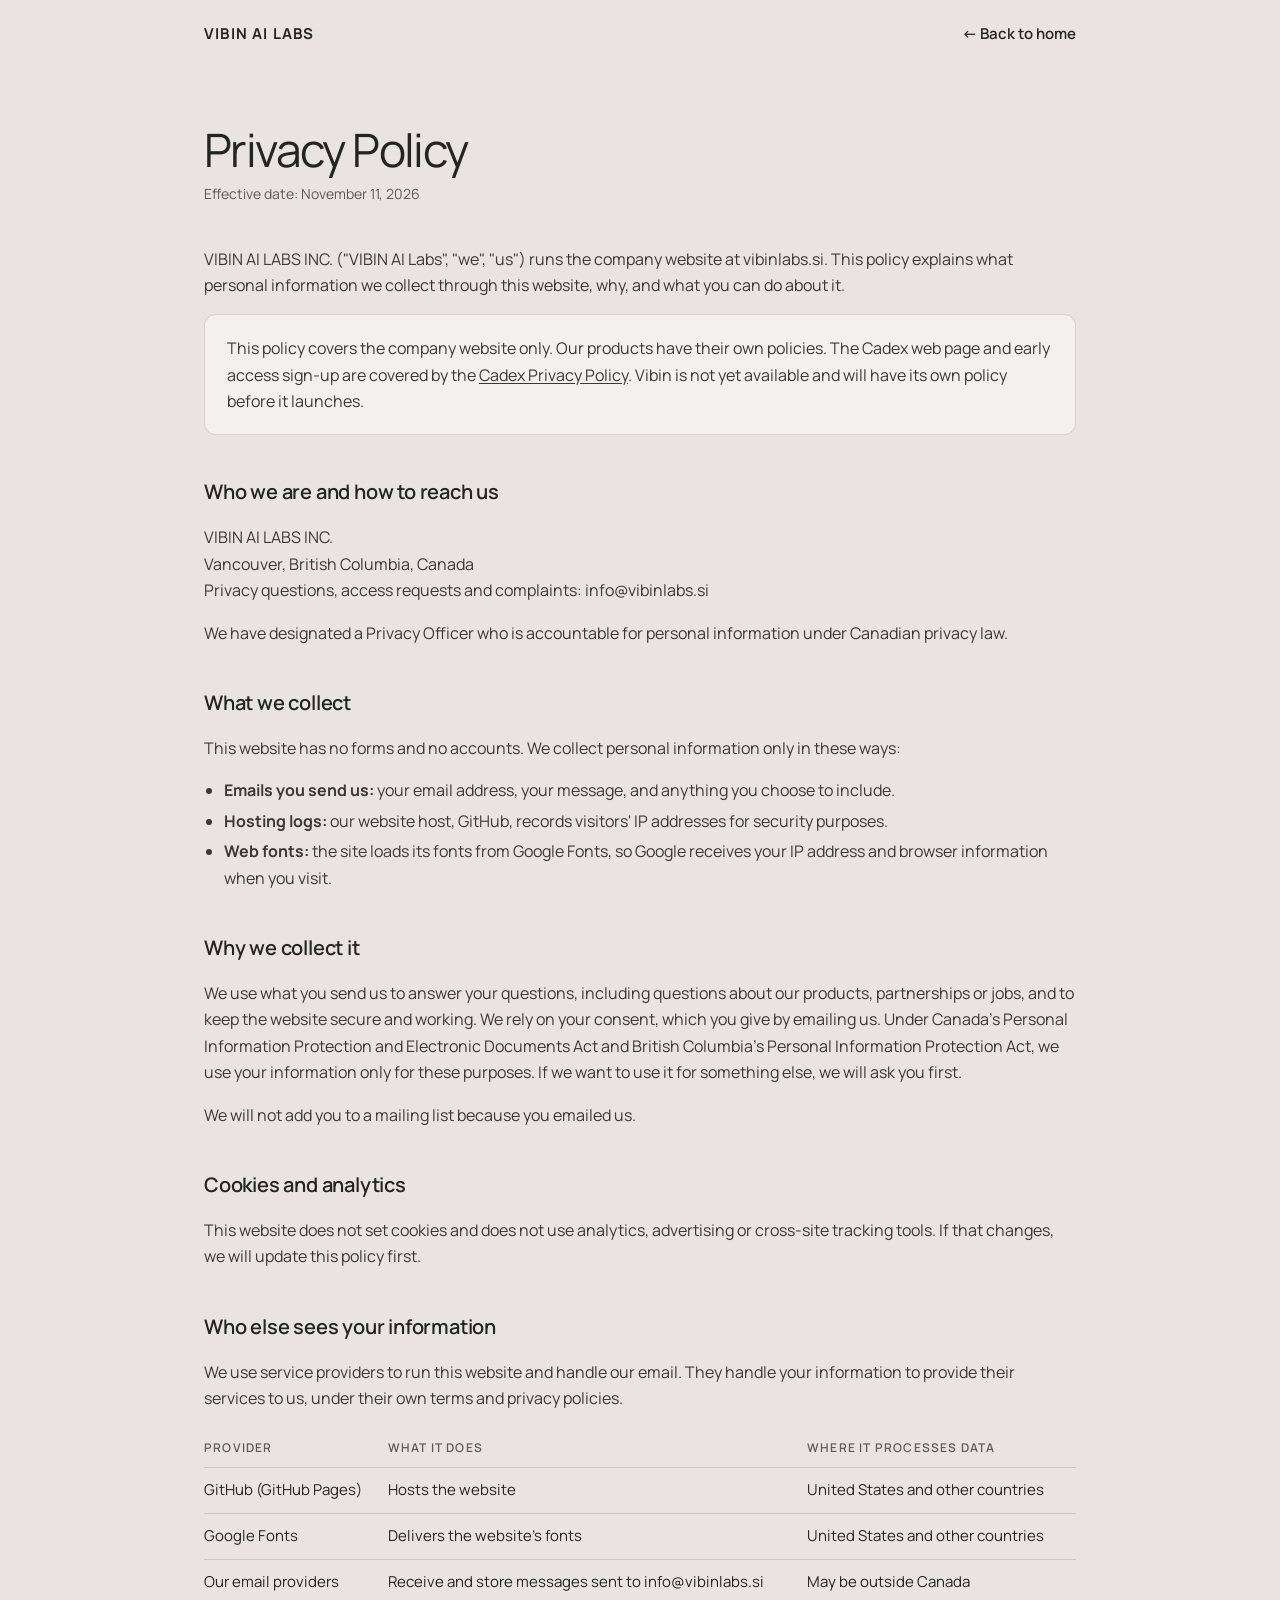
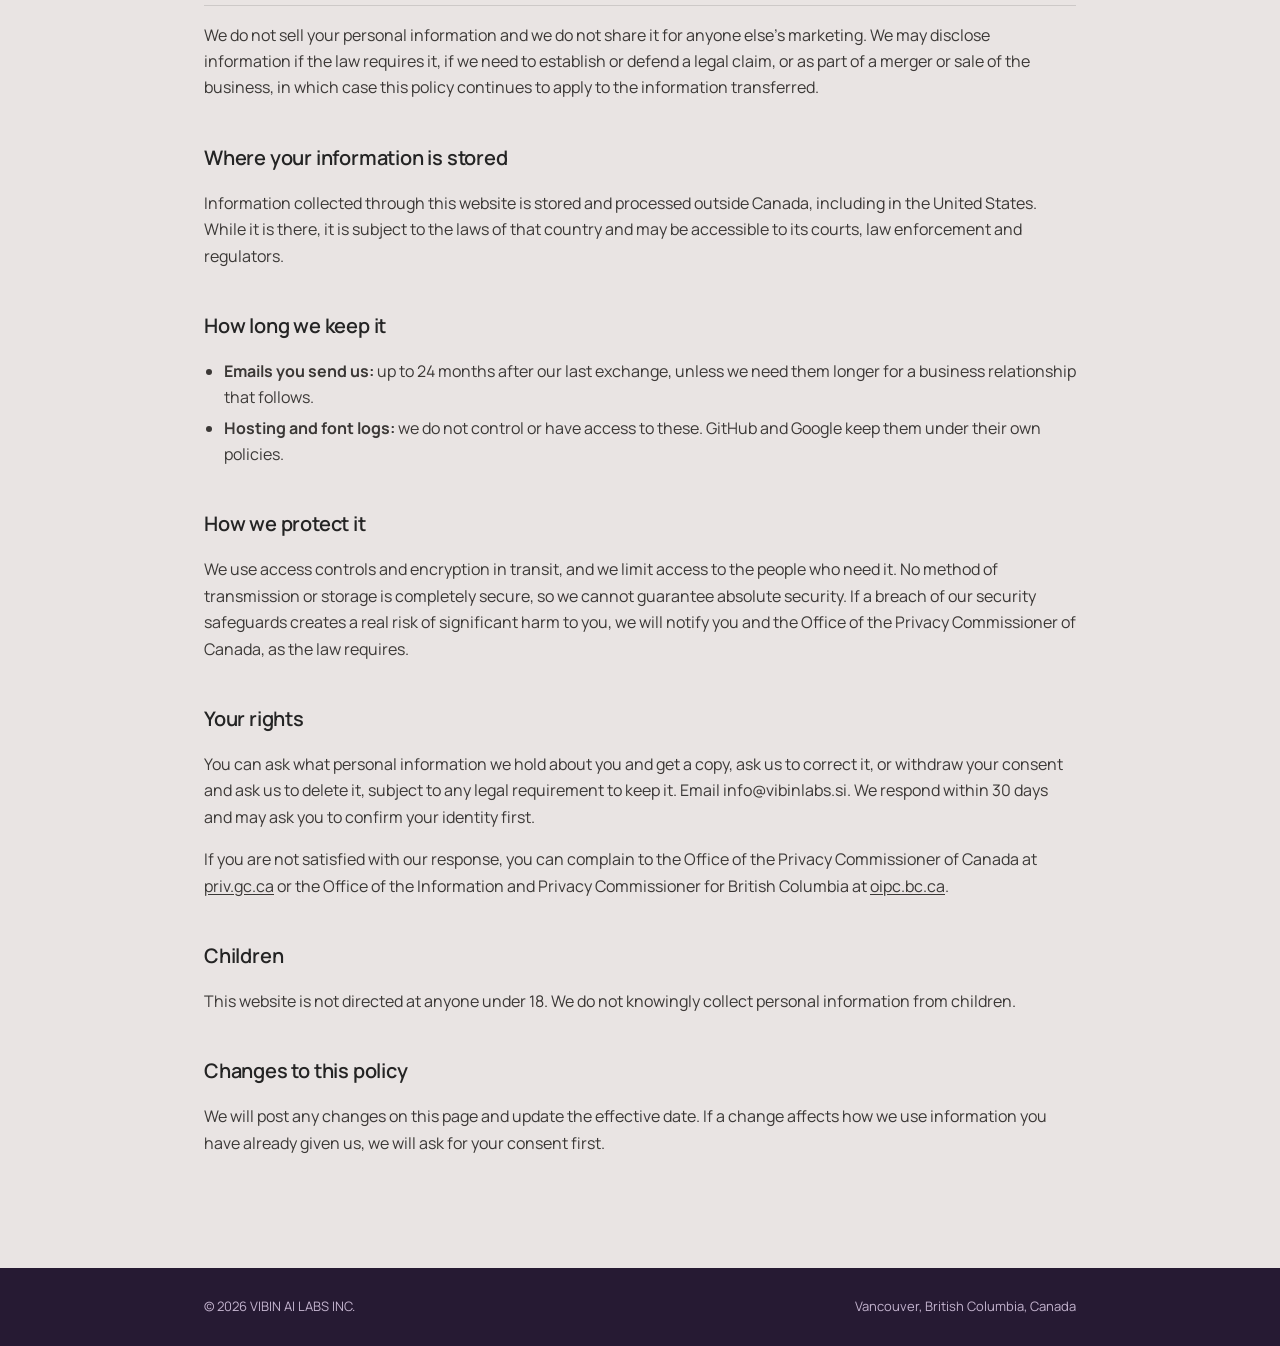
<file: privacy.html>
<!doctype html>
<html lang="en" data-theme="light">
<head>
<meta charset="utf-8">
<meta name="viewport" content="width=device-width, initial-scale=1, viewport-fit=cover">
<title>Privacy Policy - VIBIN AI LABS</title>
<link rel="icon" type="image/png" href="favicon.png?v=3">
<link rel="apple-touch-icon" href="apple-touch-icon.png?v=2">
<link rel="preconnect" href="https://fonts.googleapis.com">
<link href="https://fonts.googleapis.com/css2?family=Manrope:wght@400;500;600;700&display=swap" rel="stylesheet">
<style>
:root{--bg:#E9E4E3;--surface:#F3F0EF;--ink:#242424;--ink-2:#3B3836;--muted:#5F5A58;--line:rgba(36,36,36,.14);--plum:#261A33;--plum-muted:#C4B4CF;--accent:#8A55B0;color-scheme:light}
*{box-sizing:border-box}
body{margin:0;background:var(--bg);color:var(--ink);font:400 16px/1.65 Manrope,"Helvetica Neue",Arial,sans-serif;-webkit-font-smoothing:antialiased}
a{color:inherit;text-decoration:underline;text-underline-offset:2px}
a:hover{color:var(--accent)}
a:focus-visible{outline:2px solid var(--accent);outline-offset:3px}
.wrap{max-width:920px;margin:0 auto;padding-left:max(24px,env(safe-area-inset-left,0px));padding-right:max(24px,env(safe-area-inset-right,0px))}
header .wrap{display:flex;justify-content:space-between;align-items:center;gap:16px;padding-block:22px}
header a{color:var(--ink);text-decoration:none;font-weight:700;letter-spacing:.08em;font-size:15px}
header a.back{font-weight:600;letter-spacing:0}
main{padding-block:56px 96px}
h1{font-size:46px;line-height:1.08;font-weight:400;letter-spacing:-.035em;margin:0 0 8px}
.date{color:var(--muted);font-size:14px;margin:0 0 40px}
h2{font-size:20px;font-weight:600;letter-spacing:-.01em;margin:40px 0 10px}
p,li{color:var(--ink-2)}
ul{padding-left:20px}
li{margin:4px 0}
.box{background:var(--surface);border:1px solid var(--line);border-radius:12px;padding:20px 22px}
.tbl{overflow-x:auto}
table{border-collapse:collapse;width:100%;font-size:15px;min-width:520px}
th,td{text-align:left;padding:10px 12px 10px 0;border-bottom:1px solid var(--line);vertical-align:top}
th{font-size:12px;font-weight:600;letter-spacing:.1em;text-transform:uppercase;color:var(--muted)}
footer{background:var(--plum);color:var(--plum-muted);font-size:13px}
footer .wrap{display:flex;justify-content:space-between;gap:16px;flex-wrap:wrap;padding-block:28px}
footer a{color:var(--plum-muted)}
@media (max-width:560px){h1{font-size:32px}main{padding-block:40px 72px}}
</style>
</head>
<body>
<header><div class="wrap"><a href="./">VIBIN AI LABS</a><a class="back" href="./">← Back to home</a></div></header>
<main class="wrap">
<h1>Privacy Policy</h1>
<p class="date">Effective date: November 11, 2026</p>

<p>VIBIN AI LABS INC. ("VIBIN AI Labs", "we", "us") runs the company website at vibinlabs.si. This policy explains what personal information we collect through this website, why, and what you can do about it.</p>
<div class="box">
<p style="margin:0">This policy covers the company website only. Our products have their own policies. The Cadex web page and early access sign-up are covered by the <a href="https://cadexai.ca/privacy.html">Cadex Privacy Policy</a>. Vibin is not yet available and will have its own policy before it launches.</p>
</div>

<h2>Who we are and how to reach us</h2>
<p>VIBIN AI LABS INC.<br>Vancouver, British Columbia, Canada<br>Privacy questions, access requests and complaints: <span data-em="info|vibinlabs.si">info [at] vibinlabs [dot] si</span></p>
<p>We have designated a Privacy Officer who is accountable for personal information under Canadian privacy law.</p>

<h2>What we collect</h2>
<p>This website has no forms and no accounts. We collect personal information only in these ways:</p>
<ul>
<li><strong>Emails you send us:</strong> your email address, your message, and anything you choose to include.</li>
<li><strong>Hosting logs:</strong> our website host, GitHub, records visitors' IP addresses for security purposes.</li>
<li><strong>Web fonts:</strong> the site loads its fonts from Google Fonts, so Google receives your IP address and browser information when you visit.</li>
</ul>

<h2>Why we collect it</h2>
<p>We use what you send us to answer your questions, including questions about our products, partnerships or jobs, and to keep the website secure and working. We rely on your consent, which you give by emailing us. Under Canada's Personal Information Protection and Electronic Documents Act and British Columbia's Personal Information Protection Act, we use your information only for these purposes. If we want to use it for something else, we will ask you first.</p>
<p>We will not add you to a mailing list because you emailed us.</p>

<h2>Cookies and analytics</h2>
<p>This website does not set cookies and does not use analytics, advertising or cross-site tracking tools. If that changes, we will update this policy first.</p>

<h2>Who else sees your information</h2>
<p>We use service providers to run this website and handle our email. They handle your information to provide their services to us, under their own terms and privacy policies.</p>
<div class="tbl"><table>
<thead><tr><th>Provider</th><th>What it does</th><th>Where it processes data</th></tr></thead>
<tbody>
<tr><td>GitHub (GitHub Pages)</td><td>Hosts the website</td><td>United States and other countries</td></tr>
<tr><td>Google Fonts</td><td>Delivers the website's fonts</td><td>United States and other countries</td></tr>
<tr><td>Our email providers</td><td>Receive and store messages sent to <span data-em="info|vibinlabs.si">info [at] vibinlabs [dot] si</span></td><td>May be outside Canada</td></tr>
</tbody></table></div>
<p>We do not sell your personal information and we do not share it for anyone else's marketing. We may disclose information if the law requires it, if we need to establish or defend a legal claim, or as part of a merger or sale of the business, in which case this policy continues to apply to the information transferred.</p>

<h2>Where your information is stored</h2>
<p>Information collected through this website is stored and processed outside Canada, including in the United States. While it is there, it is subject to the laws of that country and may be accessible to its courts, law enforcement and regulators.</p>

<h2>How long we keep it</h2>
<ul>
<li><strong>Emails you send us:</strong> up to 24 months after our last exchange, unless we need them longer for a business relationship that follows.</li>
<li><strong>Hosting and font logs:</strong> we do not control or have access to these. GitHub and Google keep them under their own policies.</li>
</ul>

<h2>How we protect it</h2>
<p>We use access controls and encryption in transit, and we limit access to the people who need it. No method of transmission or storage is completely secure, so we cannot guarantee absolute security. If a breach of our security safeguards creates a real risk of significant harm to you, we will notify you and the Office of the Privacy Commissioner of Canada, as the law requires.</p>

<h2>Your rights</h2>
<p>You can ask what personal information we hold about you and get a copy, ask us to correct it, or withdraw your consent and ask us to delete it, subject to any legal requirement to keep it. Email <span data-em="info|vibinlabs.si">info [at] vibinlabs [dot] si</span>. We respond within 30 days and may ask you to confirm your identity first.</p>
<p>If you are not satisfied with our response, you can complain to the Office of the Privacy Commissioner of Canada at <a href="https://www.priv.gc.ca">priv.gc.ca</a> or the Office of the Information and Privacy Commissioner for British Columbia at <a href="https://www.oipc.bc.ca">oipc.bc.ca</a>.</p>

<h2>Children</h2>
<p>This website is not directed at anyone under 18. We do not knowingly collect personal information from children.</p>

<h2>Changes to this policy</h2>
<p>We will post any changes on this page and update the effective date. If a change affects how we use information you have already given us, we will ask for your consent first.</p>
</main>
<footer><div class="wrap"><span>© 2026 VIBIN AI LABS INC.</span><span>Vancouver, British Columbia, Canada</span></div></footer>
<script>/* build email links in the browser so simple scrapers can't read them */document.querySelectorAll("[data-em]").forEach(function(e){var p=e.getAttribute("data-em").split("|"),a=p[0]+String.fromCharCode(64)+p[1];e.textContent=a;if(e.tagName==="A")e.href="mai"+"lto:"+a;});</script>
</body>
</html>
</file>
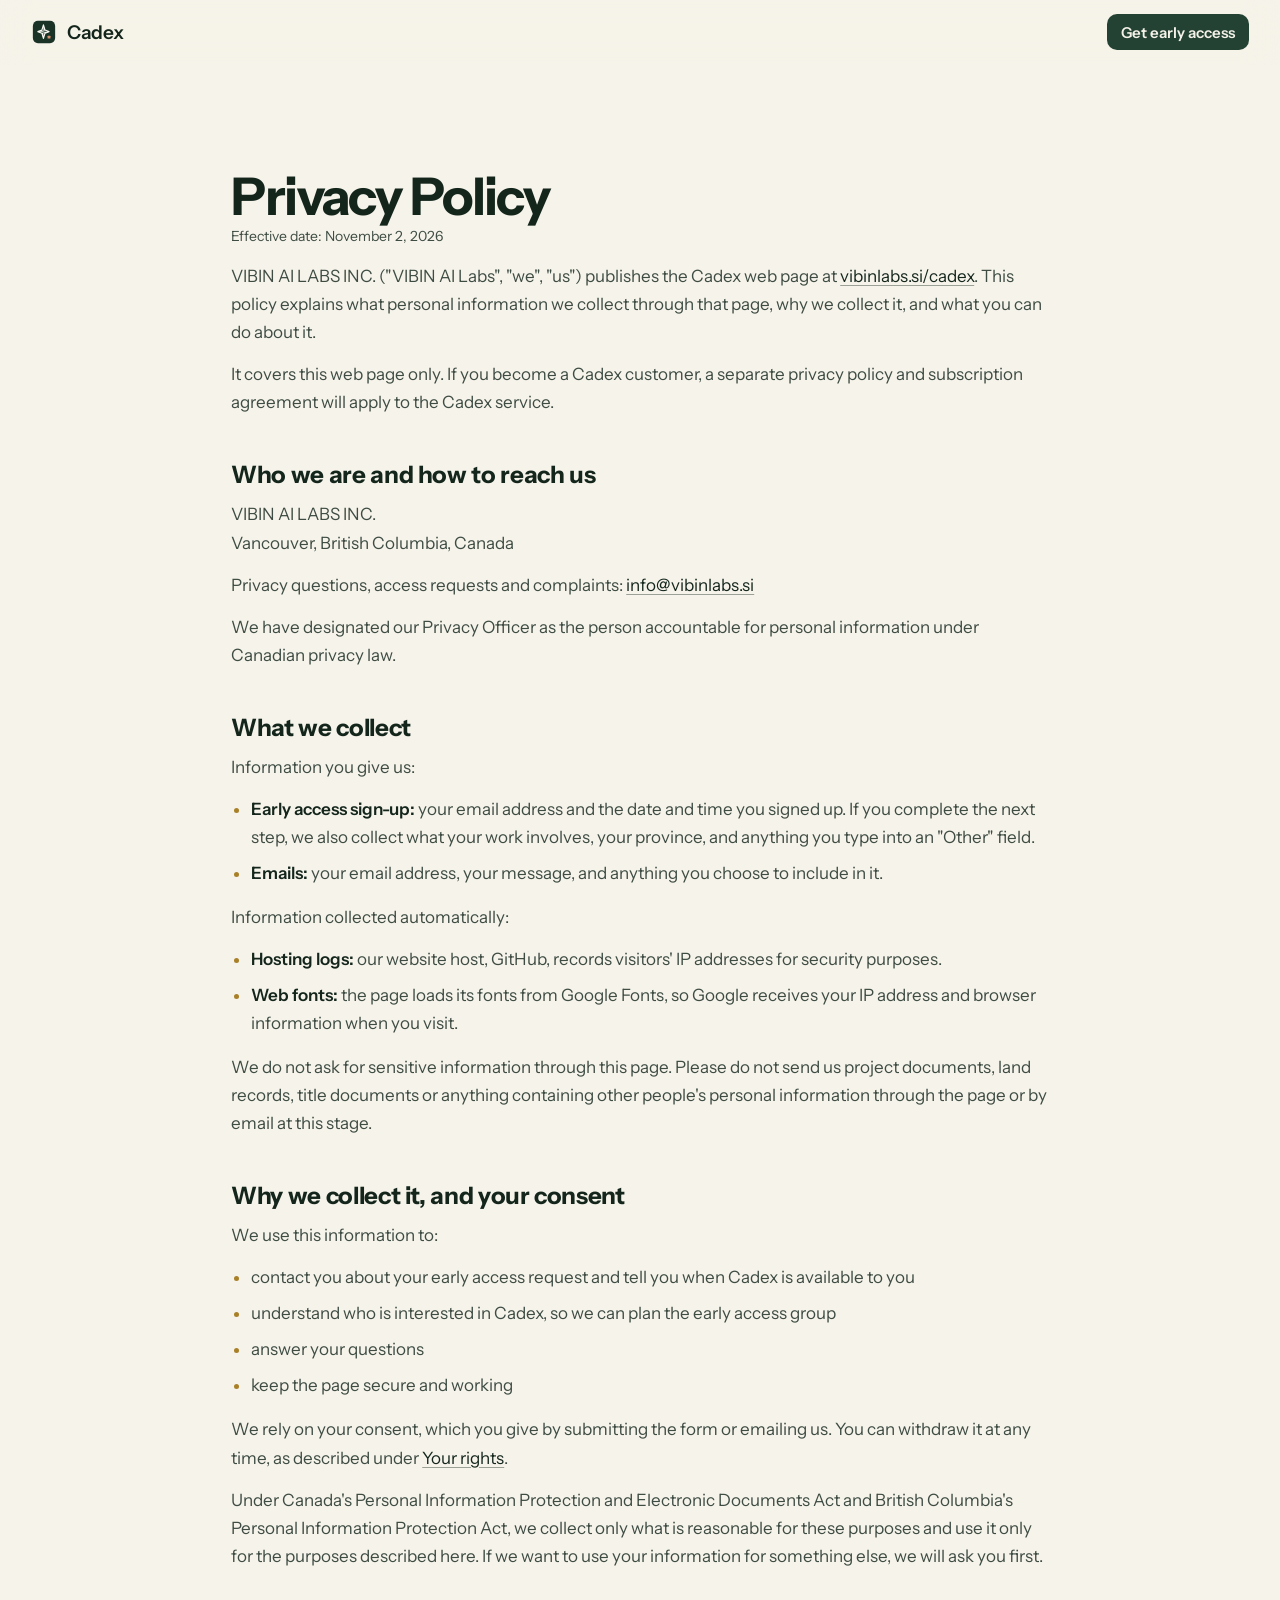
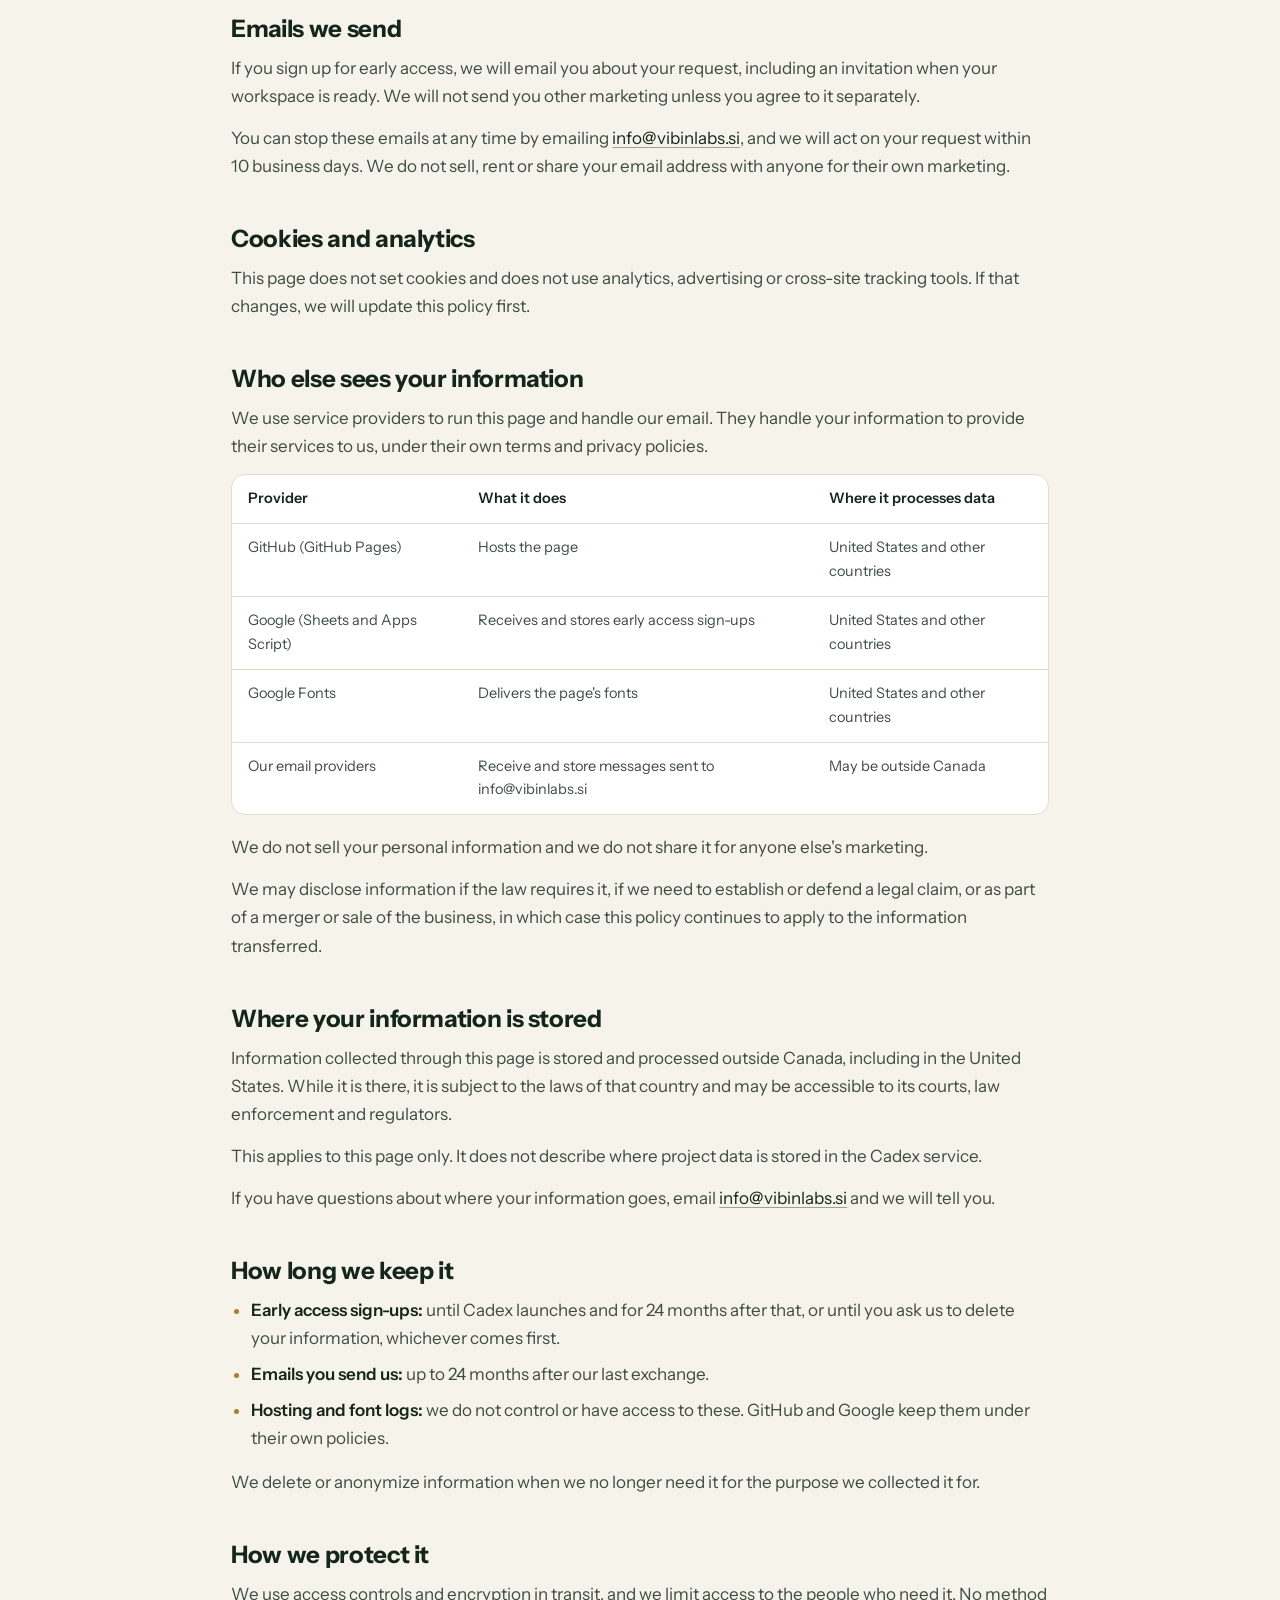
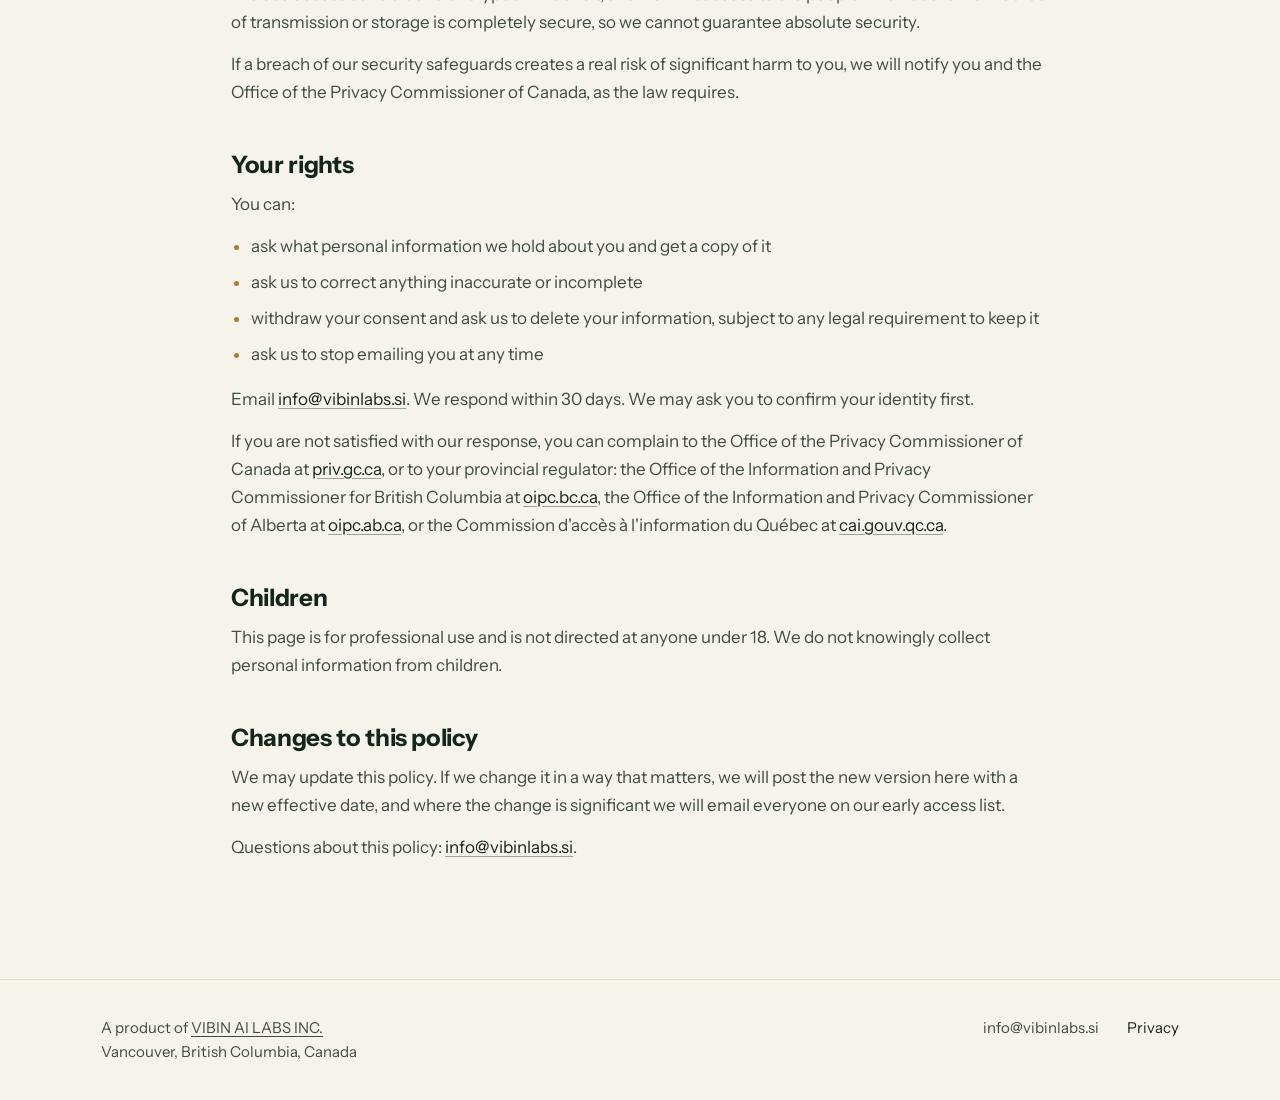
<file: _cadex/privacy.html>
<!doctype html>
<html lang="en">
<head>
<meta charset="utf-8">
<meta name="viewport" content="width=device-width, initial-scale=1, viewport-fit=cover">
<title>Cadex · Privacy Policy</title>
<meta name="description" content="How VIBIN AI LABS INC. collects, uses and protects personal information through the Cadex web page.">
<link rel="icon" href="favicon.svg" type="image/svg+xml">
<link rel="icon" href="favicon.png" type="image/png">
<link rel="apple-touch-icon" href="favicon.png">
<link rel="preconnect" href="https://fonts.googleapis.com">
<link rel="preconnect" href="https://fonts.gstatic.com" crossorigin>
<link rel="stylesheet" href="https://fonts.googleapis.com/css2?family=Instrument+Sans:wght@400;500;600;700&display=swap">
<style>
:root{--bg:#F6F3EA;--bg-2:#FFFFFF;--ink:#14261C;--ink-2:#3E4C43;--ink-3:#6B766E;--accent:#A9802A;--line:#E2DCCB;
  --dark:#0F1D15;--dark-ink:#F4F1E8;--dark-line:#25402F;--btn:#F4F1E8;--btn-ink:#14261C;
  --font:'Instrument Sans',-apple-system,'Segoe UI',Helvetica,Arial,sans-serif;color-scheme:light}
*{box-sizing:border-box}
html{overflow-x:clip}
body{margin:0;background:var(--bg);color:var(--ink);font:400 17px/1.65 var(--font);-webkit-font-smoothing:antialiased}
a{color:var(--ink)}
.wrap{max-width:1180px;margin:0 auto;padding-inline:max(20px,4vw)}
.head{position:sticky;top:env(safe-area-inset-top,0px);z-index:5;background:color-mix(in srgb,var(--bg) 70%,transparent);
  -webkit-backdrop-filter:blur(16px) saturate(1.3);backdrop-filter:blur(16px) saturate(1.3);border-bottom:1px solid transparent;transition:border-color .3s}
.head.stuck{border-bottom-color:var(--line)}
.head .wrap{max-width:none;padding-inline:max(24px,2.4vw);display:flex;align-items:center;justify-content:space-between;height:64px}
.brand{display:inline-flex;align-items:center;gap:10px;color:var(--ink);text-decoration:none;font:600 19px/1 var(--font);letter-spacing:-0.01em}
.brand svg{width:26px;height:26px}
.btn{display:inline-flex;align-items:center;height:36px;padding:0 14px;border-radius:10px;background:#234233;color:#F4F1E8;font:600 15px/1 var(--font);text-decoration:none}
.legal .wrap{max-width:920px;padding-block:clamp(56px,9vw,104px)}
.legal h1{font-size:clamp(34px,5vw,52px);line-height:1.08;letter-spacing:-0.03em;margin:0}
.legal-date{color:var(--ink-3);font-size:14px;margin:12px 0 36px}
.legal h2{font-size:clamp(20px,2.2vw,24px);letter-spacing:-0.015em;margin:44px 0 10px;line-height:1.25}
.legal p,.legal li{color:var(--ink-2)}
.legal p{margin:0 0 14px}
.legal ul{margin:0 0 16px;padding-left:20px}
.legal li{margin-bottom:8px}
.legal li::marker{color:var(--accent)}
.legal strong{color:var(--ink);font-weight:600}
.legal a{text-underline-offset:3px;text-decoration-color:color-mix(in srgb,var(--ink) 40%,transparent)}
.legal-table{overflow-x:auto;margin:6px 0 18px;border:1px solid var(--line);border-radius:14px;background:var(--bg-2)}
.legal table{width:100%;border-collapse:collapse;font-size:14.5px;min-width:520px}
.legal th,.legal td{text-align:left;padding:12px 16px;border-bottom:1px solid var(--line);vertical-align:top;color:var(--ink-2)}
.legal th{color:var(--ink);font-weight:600}
.legal tr:last-child td{border-bottom:0}
.foot{border-top:1px solid var(--line);padding-block:36px;font-size:15px}
.foot .wrap{display:flex;justify-content:space-between;gap:20px;flex-wrap:wrap;align-items:flex-start}
.foot p{margin:0;line-height:1.6;color:var(--ink-2)}
.foot a{color:var(--ink-2);text-decoration:none}
.foot-who a{text-decoration:underline;text-underline-offset:3px}
.foot a:hover,.foot a[aria-current]{color:var(--ink)}
.foot-links{display:flex;gap:28px;flex-wrap:wrap}
@media (max-width:560px){body{font-size:15px}.foot-links{gap:18px}}
</style>
</head>
<body>
<header class="head" id="head"><div class="wrap"><a class="brand" href="./" aria-label="Cadex home"><svg viewBox="-2 -2 28 28" aria-hidden="true">
        <rect width="24" height="24" rx="5.5" fill="#1B3327"></rect>
        <g transform="translate(2.6 2.8) scale(0.8)">
          <path d="M11 2 13.1 8.9 18.5 11 13.1 13.1 11 20 8.9 13.1 3.5 11 8.9 8.9Z" fill="none" stroke="#FAF8F2" stroke-width="1.6" stroke-linejoin="round"></path>
          <path d="M11 2 13.1 8.9 11 11ZM18.5 11 13.1 13.1 11 11ZM11 20 8.9 13.1 11 11ZM3.5 11 8.9 8.9 11 11Z" fill="#FAF8F2"></path>
          <rect x="16.6" y="16.6" width="3.8" height="3.8" rx="0.5" fill="#D6906F"></rect>
        </g>
      </svg><span>Cadex</span></a><a class="btn" href="./#early">Get early access</a></div></header>
<main class="legal">
  <div class="wrap">
    <h1>Privacy Policy</h1>
    <p class="legal-date">Effective date: November 2, 2026</p>

    <p>VIBIN AI LABS INC. ("VIBIN AI Labs", "we", "us") publishes the Cadex web page at <a href="https://vibinlabs.si/cadex/">vibinlabs.si/cadex</a>. This policy explains what personal information we collect through that page, why we collect it, and what you can do about it.</p>
    <p>It covers this web page only. If you become a Cadex customer, a separate privacy policy and subscription agreement will apply to the Cadex service.</p>

    <h2>Who we are and how to reach us</h2>
    <p>VIBIN AI LABS INC.<br>Vancouver, British Columbia, Canada</p>
    <p>Privacy questions, access requests and complaints: <a href="mailto:info@vibinlabs.si">info@vibinlabs.si</a></p>
    <p>We have designated our Privacy Officer as the person accountable for personal information under Canadian privacy law.</p>

    <h2>What we collect</h2>
    <p>Information you give us:</p>
    <ul>
      <li><strong>Early access sign-up:</strong> your email address and the date and time you signed up. If you complete the next step, we also collect what your work involves, your province, and anything you type into an "Other" field.</li>
      <li><strong>Emails:</strong> your email address, your message, and anything you choose to include in it.</li>
    </ul>
    <p>Information collected automatically:</p>
    <ul>
      <li><strong>Hosting logs:</strong> our website host, GitHub, records visitors' IP addresses for security purposes.</li>
      <li><strong>Web fonts:</strong> the page loads its fonts from Google Fonts, so Google receives your IP address and browser information when you visit.</li>
    </ul>
    <p>We do not ask for sensitive information through this page. Please do not send us project documents, land records, title documents or anything containing other people's personal information through the page or by email at this stage.</p>

    <h2>Why we collect it, and your consent</h2>
    <p>We use this information to:</p>
    <ul>
      <li>contact you about your early access request and tell you when Cadex is available to you</li>
      <li>understand who is interested in Cadex, so we can plan the early access group</li>
      <li>answer your questions</li>
      <li>keep the page secure and working</li>
    </ul>
    <p>We rely on your consent, which you give by submitting the form or emailing us. You can withdraw it at any time, as described under <a href="#rights">Your rights</a>.</p>
    <p>Under Canada's Personal Information Protection and Electronic Documents Act and British Columbia's Personal Information Protection Act, we collect only what is reasonable for these purposes and use it only for the purposes described here. If we want to use your information for something else, we will ask you first.</p>

    <h2>Emails we send</h2>
    <p>If you sign up for early access, we will email you about your request, including an invitation when your workspace is ready. We will not send you other marketing unless you agree to it separately.</p>
    <p>You can stop these emails at any time by emailing <a href="mailto:info@vibinlabs.si">info@vibinlabs.si</a>, and we will act on your request within 10 business days. We do not sell, rent or share your email address with anyone for their own marketing.</p>

    <h2>Cookies and analytics</h2>
    <p>This page does not set cookies and does not use analytics, advertising or cross-site tracking tools. If that changes, we will update this policy first.</p>

    <h2>Who else sees your information</h2>
    <p>We use service providers to run this page and handle our email. They handle your information to provide their services to us, under their own terms and privacy policies.</p>
    <div class="legal-table">
      <table>
        <thead>
          <tr><th scope="col">Provider</th><th scope="col">What it does</th><th scope="col">Where it processes data</th></tr>
        </thead>
        <tbody>
          <tr><td>GitHub (GitHub Pages)</td><td>Hosts the page</td><td>United States and other countries</td></tr>
          <tr><td>Google (Sheets and Apps Script)</td><td>Receives and stores early access sign-ups</td><td>United States and other countries</td></tr>
          <tr><td>Google Fonts</td><td>Delivers the page's fonts</td><td>United States and other countries</td></tr>
          <tr><td>Our email providers</td><td>Receive and store messages sent to info@vibinlabs.si</td><td>May be outside Canada</td></tr>
        </tbody>
      </table>
    </div>
    <p>We do not sell your personal information and we do not share it for anyone else's marketing.</p>
    <p>We may disclose information if the law requires it, if we need to establish or defend a legal claim, or as part of a merger or sale of the business, in which case this policy continues to apply to the information transferred.</p>

    <h2>Where your information is stored</h2>
    <p>Information collected through this page is stored and processed outside Canada, including in the United States. While it is there, it is subject to the laws of that country and may be accessible to its courts, law enforcement and regulators.</p>
    <p>This applies to this page only. It does not describe where project data is stored in the Cadex service.</p>
    <p>If you have questions about where your information goes, email <a href="mailto:info@vibinlabs.si">info@vibinlabs.si</a> and we will tell you.</p>

    <h2>How long we keep it</h2>
    <ul>
      <li><strong>Early access sign-ups:</strong> until Cadex launches and for 24 months after that, or until you ask us to delete your information, whichever comes first.</li>
      <li><strong>Emails you send us:</strong> up to 24 months after our last exchange.</li>
      <li><strong>Hosting and font logs:</strong> we do not control or have access to these. GitHub and Google keep them under their own policies.</li>
    </ul>
    <p>We delete or anonymize information when we no longer need it for the purpose we collected it for.</p>

    <h2>How we protect it</h2>
    <p>We use access controls and encryption in transit, and we limit access to the people who need it. No method of transmission or storage is completely secure, so we cannot guarantee absolute security.</p>
    <p>If a breach of our security safeguards creates a real risk of significant harm to you, we will notify you and the Office of the Privacy Commissioner of Canada, as the law requires.</p>

    <h2 id="rights">Your rights</h2>
    <p>You can:</p>
    <ul>
      <li>ask what personal information we hold about you and get a copy of it</li>
      <li>ask us to correct anything inaccurate or incomplete</li>
      <li>withdraw your consent and ask us to delete your information, subject to any legal requirement to keep it</li>
      <li>ask us to stop emailing you at any time</li>
    </ul>
    <p>Email <a href="mailto:info@vibinlabs.si">info@vibinlabs.si</a>. We respond within 30 days. We may ask you to confirm your identity first.</p>
    <p>If you are not satisfied with our response, you can complain to the Office of the Privacy Commissioner of Canada at <a href="https://www.priv.gc.ca">priv.gc.ca</a>, or to your provincial regulator: the Office of the Information and Privacy Commissioner for British Columbia at <a href="https://www.oipc.bc.ca">oipc.bc.ca</a>, the Office of the Information and Privacy Commissioner of Alberta at <a href="https://oipc.ab.ca">oipc.ab.ca</a>, or the Commission d'accès à l'information du Québec at <a href="https://www.cai.gouv.qc.ca">cai.gouv.qc.ca</a>.</p>

    <h2>Children</h2>
    <p>This page is for professional use and is not directed at anyone under 18. We do not knowingly collect personal information from children.</p>

    <h2>Changes to this policy</h2>
    <p>We may update this policy. If we change it in a way that matters, we will post the new version here with a new effective date, and where the change is significant we will email everyone on our early access list.</p>
    <p>Questions about this policy: <a href="mailto:info@vibinlabs.si">info@vibinlabs.si</a>.</p>
  </div>
</main>
<footer class="foot"><div class="wrap">
  <div class="foot-who"><p>A product of <a href="../">VIBIN AI LABS INC.</a></p><p>Vancouver, British Columbia, Canada</p></div>
  <div class="foot-links"><a href="mailto:info@vibinlabs.si">info@vibinlabs.si</a><a href="privacy.html" aria-current="page">Privacy</a></div>
</div></footer>
<script>(function(){var h=document.getElementById('head');function f(){h.classList.toggle('stuck',window.scrollY>8)}f();window.addEventListener('scroll',f,{passive:true});})();</script>
</body>
</html>
</file>
